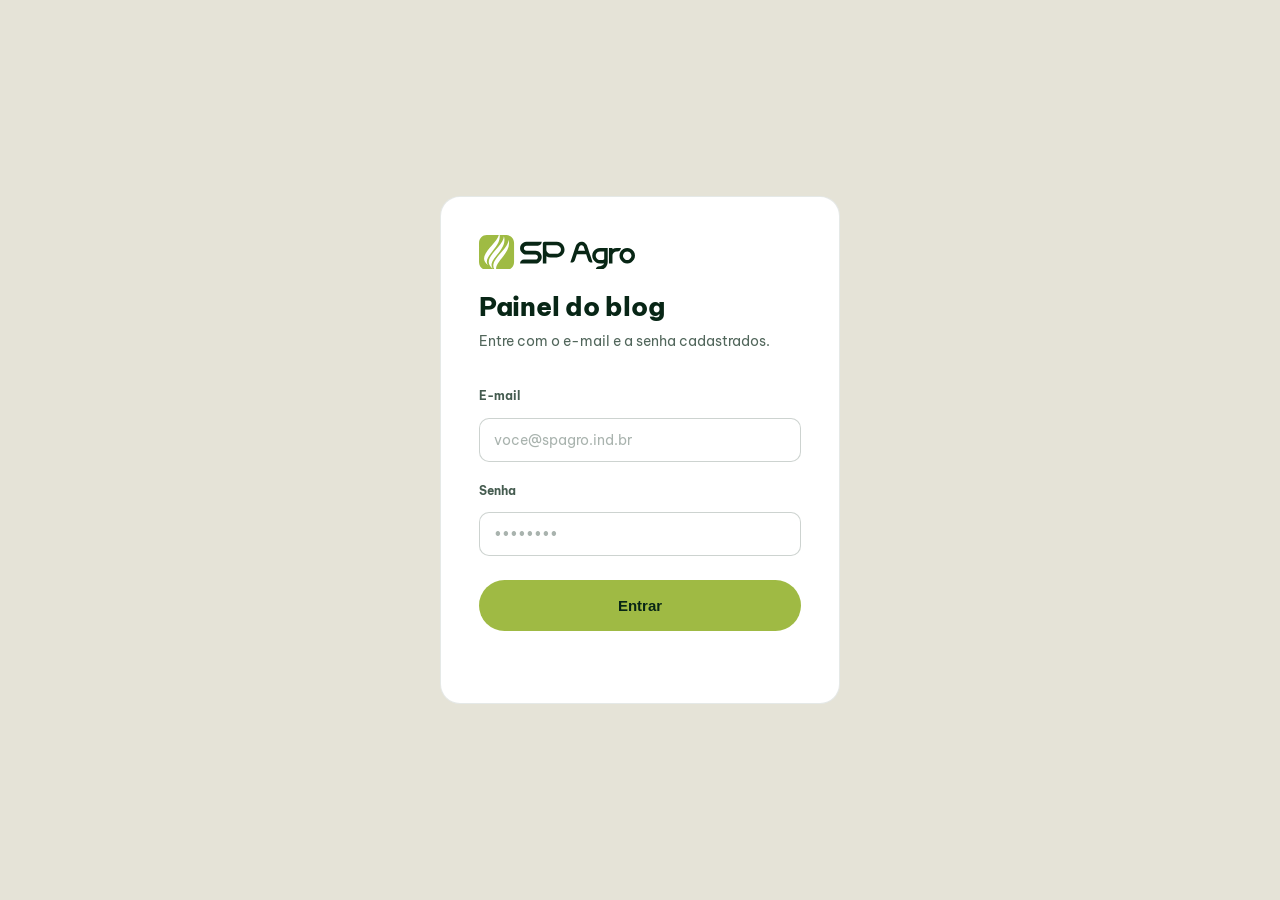
<file: admin.html>
<!DOCTYPE html>
<html lang="pt-BR">
<head>
<meta charset="UTF-8">
<meta name="viewport" content="width=device-width, initial-scale=1.0">
<title>Painel do blog — SP Agro</title>
<meta name="robots" content="noindex, nofollow">
<!-- CSP vem do header HTTP (vercel.json). Fonte unica: meta duplicada aqui so cria divergencia silenciosa. -->
<link rel="preconnect" href="https://fonts.googleapis.com">
<link rel="preconnect" href="https://fonts.gstatic.com" crossorigin>
<link href="https://fonts.googleapis.com/css2?family=Be+Vietnam+Pro:wght@400;500;600;700;800;900&display=swap" rel="stylesheet">
<link rel="stylesheet" href="css/site.css">
</head>
<body class="pagina-admin">

<!-- LOGIN -->
<section id="telaLogin" class="adm-login">
  <form class="adm-box" id="formLogin">
    <img src="images/logo/logo-sp-agro.svg" alt="SP Agro" width="156" height="34">
    <h1>Painel do blog</h1>
    <p>Entre com o e-mail e a senha cadastrados.</p>
    <label for="email">E-mail</label>
    <input id="email" type="email" required autocomplete="username" placeholder="voce@spagro.ind.br">
    <label for="senha">Senha</label>
    <input id="senha" type="password" required autocomplete="current-password" placeholder="••••••••">
    <button class="btn btn-primary" type="submit">Entrar</button>
    <span class="adm-erro" id="erroLogin"></span>
  </form>
</section>

<!-- PAINEL -->
<section id="telaPainel" hidden>
  <header class="adm-top">
    <div class="wrap adm-top-inner">
      <img src="images/logo/logo-sp-agro.svg" alt="SP Agro" width="130" height="28">
      <span class="adm-quem">Logado como <b id="quemSou">—</b></span>
      <div class="adm-top-acoes">
        <a class="btn btn-outline-dark" href="blog.html" target="_blank" rel="noopener">Ver blog</a>
        <button class="btn btn-outline-dark" type="button" id="sair">Sair</button>
      </div>
    </div>
  </header>

  <div class="wrap adm-corpo">
    <form id="formPost" class="adm-form">
      <div class="adm-form-topo">
        <h2 id="tituloForm">Novo post</h2>
        <button class="btn btn-outline-dark" type="button" id="novo">Limpar / novo</button>
      </div>
      <input type="hidden" id="postId">

      <label for="title">Título</label>
      <input id="title" type="text" required placeholder="Ex: Como escolher a semente certa para formar pastagem">

      <label for="slug">Endereço do post (slug)</label>
      <input id="slug" type="text" placeholder="preenchido sozinho a partir do título">

      <label for="excerpt">Resumo (aparece na listagem)</label>
      <textarea id="excerpt" rows="2" placeholder="Duas linhas explicando o post"></textarea>

      <label for="arquivoCapa">Imagem de capa</label>
      <input id="arquivoCapa" type="file" accept="image/*">
      <input id="cover_url" type="url" placeholder="ou cole aqui o endereço de uma imagem">

      <label for="content">Conteúdo</label>
      <textarea id="content" rows="16" required placeholder="Escreva aqui.

## Subtítulo
**negrito**, *itálico*, [link](https://exemplo.com)
- item de lista
![legenda da imagem](endereço-da-imagem)"></textarea>
      <small class="adm-dica">Linha em branco separa parágrafo. <code>##</code> vira subtítulo, <code>**texto**</code> negrito, <code>- item</code> lista, <code>[texto](link)</code> link.</small>

      <label class="adm-check"><input id="published" type="checkbox"> Publicar no site (desmarcado = rascunho, ninguém vê)</label>

      <div class="adm-acoes">
        <button class="btn btn-primary" type="submit">Salvar</button>
        <span class="aviso" id="avisoPost"></span>
      </div>
    </form>

    <h2 class="adm-lista-titulo">Posts</h2>
    <div id="listaAdmin" class="adm-lista"><p>Carregando…</p></div>
  </div>
</section>

<script src="js/sb-config.js"></script>
<script src="js/supabase.js"></script>
<script src="js/admin.js"></script>
</body>
</html>
</file>
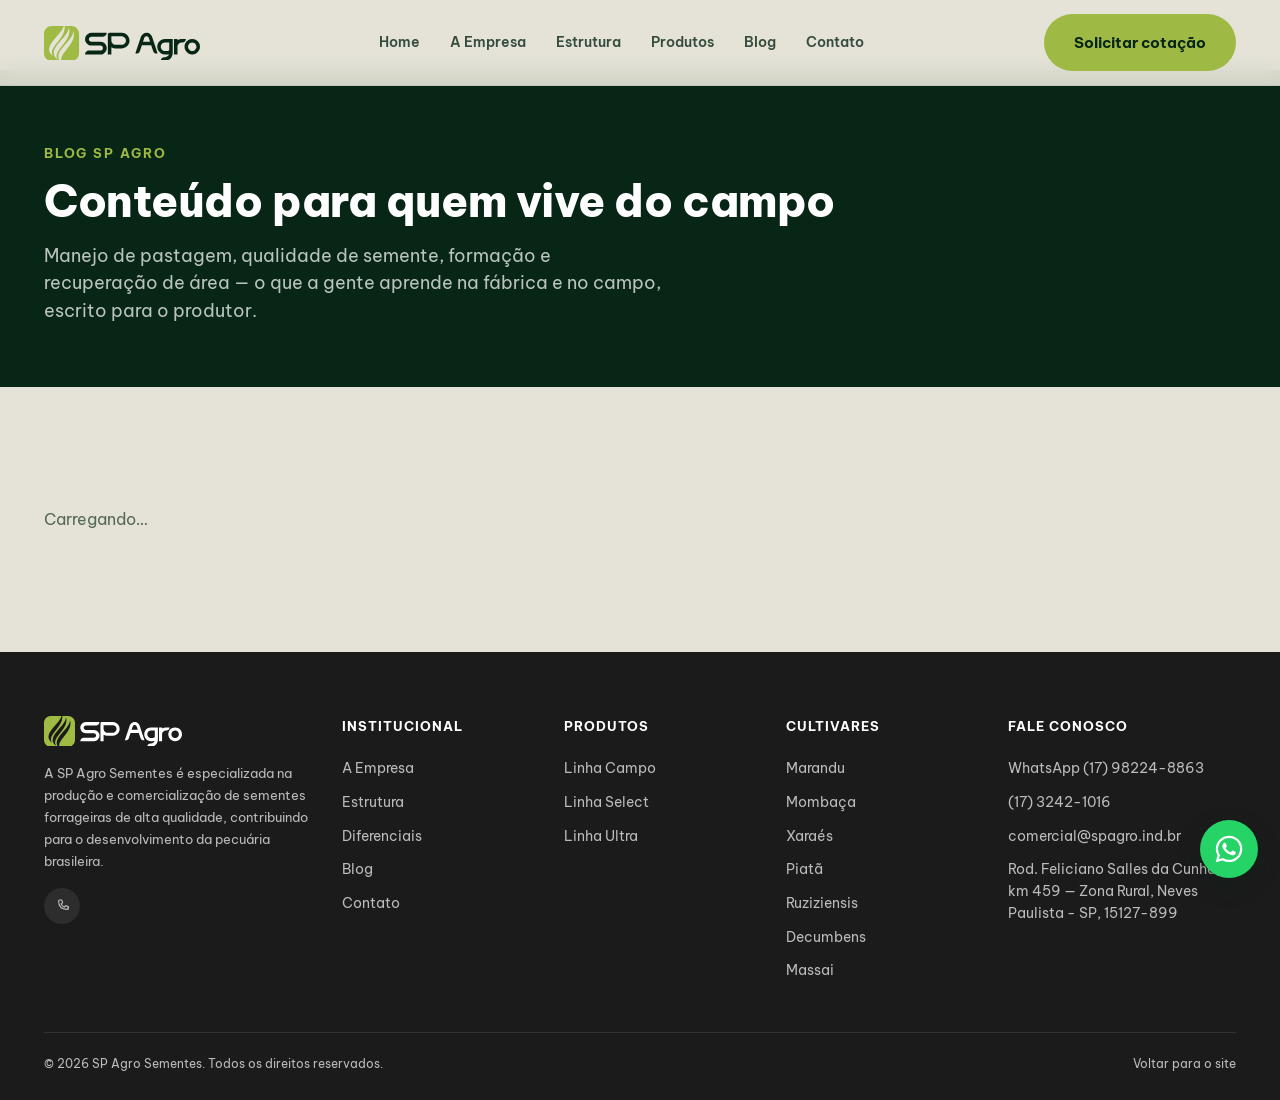
<file: blog.html>
<!DOCTYPE html>
<html lang="pt-BR">
<head>
<meta charset="UTF-8">
<meta name="viewport" content="width=device-width, initial-scale=1.0">
<title>Blog — SP Agro Sementes</title>
<meta name="description" content="Conteúdo técnico sobre formação e manejo de pastagens, qualidade de sementes e produtividade no campo — por SP Agro Sementes, fábrica de sementes forrageiras em Neves Paulista/SP.">
<link rel="canonical" href="https://spagro.ind.br/blog.html">
<meta name="robots" content="index, follow, max-image-preview:large, max-snippet:-1">
<meta property="og:type" content="website">
<meta property="og:site_name" content="SP Agro Sementes">
<meta property="og:locale" content="pt_BR">
<meta property="og:title" content="Blog SP Agro — conteúdo técnico sobre pastagem e semente">
<meta property="og:description" content="Manejo de pastagem, qualidade de semente, formação e recuperação de área — o que a gente aprende na fábrica e no campo, escrito para o produtor.">
<meta property="og:url" content="https://spagro.ind.br/blog.html">
<meta property="og:image" content="https://spagro.ind.br/images/og-sp-agro.jpg">
<meta name="twitter:card" content="summary_large_image">
<meta name="twitter:title" content="Blog SP Agro — conteúdo técnico sobre pastagem e semente">
<meta name="twitter:description" content="Manejo de pastagem, qualidade de semente, formação e recuperação de área, escrito para o produtor.">
<meta name="twitter:image" content="https://spagro.ind.br/images/og-sp-agro.jpg">
<!-- CSP vem do header HTTP (vercel.json). Fonte unica: meta duplicada aqui so cria divergencia silenciosa. -->
<script type="application/ld+json">{"@context":"https://schema.org","@type":"Blog","@id":"https://spagro.ind.br/blog.html#blog","url":"https://spagro.ind.br/blog.html","name":"Blog SP Agro","description":"Conteúdo técnico sobre formação e manejo de pastagem, qualidade de semente e produtividade no campo.","inLanguage":"pt-BR","publisher":{"@type":"Organization","name":"SP Agro Sementes","url":"https://spagro.ind.br/","logo":"https://spagro.ind.br/images/logo/logo-sp-agro.svg"}}</script>
<link rel="preconnect" href="https://fonts.googleapis.com">
<link rel="preconnect" href="https://fonts.gstatic.com" crossorigin>
<link href="https://fonts.googleapis.com/css2?family=Be+Vietnam+Pro:wght@400;500;600;700;800;900&display=swap" rel="stylesheet">
<link rel="stylesheet" href="css/site.css">
</head>
<body class="pagina-interna">

<header id="siteHeader">
  <div class="header-inner">
    <a href="index.html" class="logo" aria-label="SP Agro — início">
      <img src="images/logo/logo-sp-agro.svg" alt="SP Agro" width="156" height="34">
    </a>
    <nav class="main-nav" id="mainNav">
      <a href="index.html">Home</a>
      <a href="index.html#empresa">A Empresa</a>
      <a href="index.html#estrutura">Estrutura</a>
      <a href="index.html#produtos">Produtos</a>
      <a href="blog.html">Blog</a>
      <a href="index.html#contato">Contato</a>
    </nav>
    <div class="header-cta">
      <a href="index.html#contato" class="btn btn-primary">Solicitar cotação</a>
      <button class="menu-toggle" id="menuToggle" aria-label="Abrir menu" aria-expanded="false" aria-controls="mainNav">
        <span></span><span></span><span></span>
      </button>
    </div>
  </div>
</header>

<section class="pagina-hero">
  <div class="wrap">
    <span class="eyebrow">Blog SP Agro</span>
    <h1>Conteúdo para quem vive do campo</h1>
    <p class="lead">Manejo de pastagem, qualidade de semente, formação e recuperação de área — o que a gente aprende na fábrica e no campo, escrito para o produtor.</p>
  </div>
</section>

<section class="section-pad">
  <div class="wrap">
    <div class="post-grid" id="postList">
      <div class="blog-vazio">
        <span class="ico"><svg viewBox="0 0 24 24" fill="none" stroke="currentColor" stroke-width="1.6" aria-hidden="true"><path d="M4 5h11a2 2 0 012 2v12H6a2 2 0 01-2-2V5z"/><path d="M17 9h3v8a2 2 0 01-2 2"/><path d="M7 9h7M7 12.5h7M7 16h4"/></svg></span>
        <h2>Os primeiros conteúdos estão sendo preparados</h2>
        <p>Em breve, material técnico sobre formação e recuperação de pastagem, escolha de cultivar e qualidade de semente — direto de quem fabrica.</p>
        <a class="btn btn-primary" href="https://wa.me/5517982248863?text=Ol%C3%A1%2C%20quero%20receber%20os%20conte%C3%BAdos%20t%C3%A9cnicos%20da%20SP%20Agro." target="_blank" rel="noopener noreferrer">Receber os conteúdos no WhatsApp</a>
      </div>
    </div>
  </div>
</section>

<footer>
  <div class="wrap">
    <div class="foot-grid">
      <div>
        <div class="foot-logo">
          <img src="images/logo/logo-sp-agro-branco.svg" alt="SP Agro" width="141" height="30">
        </div>
        <p>A SP Agro Sementes é especializada na produção e comercialização de sementes forrageiras de alta qualidade, contribuindo para o desenvolvimento da pecuária brasileira.</p>
        <div class="foot-social">
          <a href="https://wa.me/5517982248863" target="_blank" rel="noopener noreferrer" aria-label="WhatsApp"><svg viewBox="0 0 24 24" fill="none" stroke="currentColor" stroke-width="1.6"><path d="M21 15.5c0 .9-.7 1.6-1.6 1.6C11 17.1 6.9 13 6.9 4.6 6.9 3.7 7.6 3 8.5 3h3L13 7l-2.3 2c1 2.2 2.6 3.8 4.8 4.8l2-2.3 4 1.5v3z"/></svg></a>
        </div>
      </div>
      <div>
        <h4>Institucional</h4>
        <ul>
          <li><a href="index.html#empresa">A Empresa</a></li>
          <li><a href="index.html#estrutura">Estrutura</a></li>
          <li><a href="index.html#diferenciais">Diferenciais</a></li>
          <li><a href="blog.html">Blog</a></li>
          <li><a href="index.html#contato">Contato</a></li>
        </ul>
      </div>
      <div>
        <h4>Produtos</h4>
        <ul>
          <li><a href="index.html#produtos">Linha Campo</a></li>
          <li><a href="index.html#produtos">Linha Select</a></li>
          <li><a href="index.html#produtos">Linha Ultra</a></li>
        </ul>
      </div>
      <div>
        <h4>Cultivares</h4>
        <ul>
          <li><a href="index.html#cultivares">Marandu</a></li>
          <li><a href="index.html#cultivares">Mombaça</a></li>
          <li><a href="index.html#cultivares">Xaraés</a></li>
          <li><a href="index.html#cultivares">Piatã</a></li>
          <li><a href="index.html#cultivares">Ruziziensis</a></li>
          <li><a href="index.html#cultivares">Decumbens</a></li>
          <li><a href="index.html#cultivares">Massai</a></li>
        </ul>
      </div>
      <div>
        <h4>Fale conosco</h4>
        <ul>
          <li><a href="https://wa.me/5517982248863" target="_blank" rel="noopener noreferrer">WhatsApp (17) 98224-8863</a></li>
          <li><a href="tel:+551732421016">(17) 3242-1016</a></li>
          <li><a href="mailto:comercial@spagro.ind.br">comercial@spagro.ind.br</a></li>
          <li>Rod. Feliciano Salles da Cunha, km 459 — Zona Rural, Neves Paulista - SP, 15127-899</li>
        </ul>
      </div>
    </div>
    <div class="foot-bottom">
      <span>© 2026 SP Agro Sementes. Todos os direitos reservados.</span>
      <a href="index.html">Voltar para o site</a>
    </div>
  </div>
</footer>

<a class="wa-float" href="https://wa.me/5517982248863?text=Ol%C3%A1%2C%20vim%20pelo%20blog%20da%20SP%20Agro." target="_blank" rel="noopener noreferrer" aria-label="Falar com a SP Agro no WhatsApp">
  <svg viewBox="0 0 24 24" fill="currentColor" aria-hidden="true"><path d="M12.04 2C6.58 2 2.13 6.45 2.13 11.91c0 1.75.46 3.45 1.32 4.95L2 22l5.25-1.38a9.9 9.9 0 004.79 1.22h.01c5.46 0 9.91-4.45 9.91-9.91 0-2.65-1.03-5.14-2.9-7.01A9.82 9.82 0 0012.04 2zm0 18.15h-.01a8.2 8.2 0 01-4.19-1.15l-.3-.18-3.12.82.83-3.04-.2-.31a8.19 8.19 0 01-1.26-4.38c0-4.54 3.7-8.24 8.25-8.24 2.2 0 4.27.86 5.83 2.42a8.19 8.19 0 012.41 5.83c0 4.54-3.7 8.23-8.24 8.23zm4.52-6.16c-.25-.12-1.47-.72-1.69-.81-.23-.08-.39-.12-.56.13-.16.24-.64.8-.78.97-.14.16-.29.18-.54.06-.25-.13-1.05-.39-1.99-1.23-.74-.66-1.23-1.47-1.38-1.72-.14-.25-.01-.38.11-.5.11-.11.25-.29.37-.43.12-.15.16-.25.25-.41.08-.17.04-.31-.02-.43-.06-.12-.56-1.34-.76-1.84-.2-.48-.4-.42-.56-.43h-.47c-.17 0-.43.06-.66.31-.23.25-.86.85-.86 2.07 0 1.22.89 2.4 1.01 2.56.12.17 1.75 2.67 4.23 3.74.59.26 1.05.41 1.41.52.59.19 1.13.16 1.56.1.48-.07 1.47-.6 1.68-1.18.21-.58.21-1.07.14-1.18-.06-.11-.22-.17-.47-.29z"/></svg>
</a>

<script src="app.js"></script>
<script src="js/sb-config.js"></script>
<script src="js/supabase.js"></script>
<script src="js/markdown.js"></script>
<script src="js/blog.js"></script>
</body>
</html>
</file>
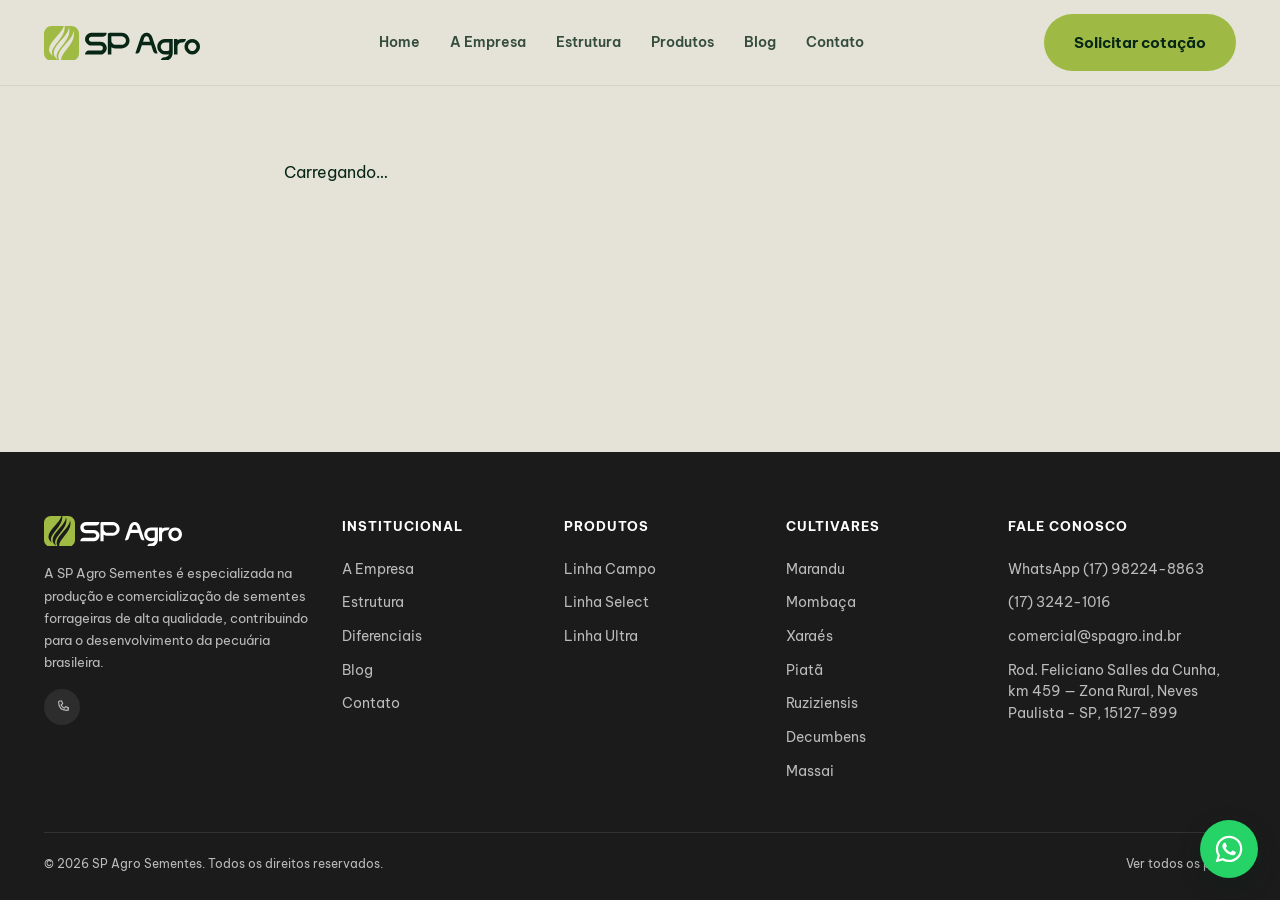
<file: post.html>
<!DOCTYPE html>
<html lang="pt-BR">
<head>
<meta charset="UTF-8">
<meta name="viewport" content="width=device-width, initial-scale=1.0">
<title>Blog — SP Agro Sementes</title>
<meta name="description" content="Conteúdo técnico da SP Agro Sementes sobre pastagem, semente e produtividade no campo.">
<!-- noindex TEMPORARIO: o post e montado por JS a partir do Supabase, entao o robo indexaria
     "Carregando...". Quando o blog for ligado com HTML pre-renderizado, trocar para
     "index, follow" e passar a listar os posts no sitemap.xml. -->
<meta name="robots" content="noindex, follow">
<meta property="og:type" content="article">
<meta property="og:site_name" content="SP Agro Sementes">
<meta property="og:locale" content="pt_BR">
<meta property="og:image" content="https://spagro.ind.br/images/og-sp-agro.jpg">
<meta name="twitter:card" content="summary_large_image">
<!-- CSP vem do header HTTP (vercel.json). Fonte unica: meta duplicada aqui so cria divergencia silenciosa. -->
<link rel="preconnect" href="https://fonts.googleapis.com">
<link rel="preconnect" href="https://fonts.gstatic.com" crossorigin>
<link href="https://fonts.googleapis.com/css2?family=Be+Vietnam+Pro:wght@400;500;600;700;800;900&display=swap" rel="stylesheet">
<link rel="stylesheet" href="css/site.css">
</head>
<body class="pagina-interna">

<header id="siteHeader">
  <div class="header-inner">
    <a href="index.html" class="logo" aria-label="SP Agro — início">
      <img src="images/logo/logo-sp-agro.svg" alt="SP Agro" width="156" height="34">
    </a>
    <nav class="main-nav" id="mainNav">
      <a href="index.html">Home</a>
      <a href="index.html#empresa">A Empresa</a>
      <a href="index.html#estrutura">Estrutura</a>
      <a href="index.html#produtos">Produtos</a>
      <a href="blog.html">Blog</a>
      <a href="index.html#contato">Contato</a>
    </nav>
    <div class="header-cta">
      <a href="index.html#contato" class="btn btn-primary">Solicitar cotação</a>
      <button class="menu-toggle" id="menuToggle" aria-label="Abrir menu" aria-expanded="false" aria-controls="mainNav">
        <span></span><span></span><span></span>
      </button>
    </div>
  </div>
</header>

<section class="section-pad">
  <article class="wrap post-single" id="postView">
    <p>Carregando…</p>
  </article>
</section>

<footer>
  <div class="wrap">
    <div class="foot-grid">
      <div>
        <div class="foot-logo">
          <img src="images/logo/logo-sp-agro-branco.svg" alt="SP Agro" width="141" height="30">
        </div>
        <p>A SP Agro Sementes é especializada na produção e comercialização de sementes forrageiras de alta qualidade, contribuindo para o desenvolvimento da pecuária brasileira.</p>
        <div class="foot-social">
          <a href="https://wa.me/5517982248863" target="_blank" rel="noopener noreferrer" aria-label="WhatsApp"><svg viewBox="0 0 24 24" fill="none" stroke="currentColor" stroke-width="1.6"><path d="M21 15.5c0 .9-.7 1.6-1.6 1.6C11 17.1 6.9 13 6.9 4.6 6.9 3.7 7.6 3 8.5 3h3L13 7l-2.3 2c1 2.2 2.6 3.8 4.8 4.8l2-2.3 4 1.5v3z"/></svg></a>
        </div>
      </div>
      <div>
        <h4>Institucional</h4>
        <ul>
          <li><a href="index.html#empresa">A Empresa</a></li>
          <li><a href="index.html#estrutura">Estrutura</a></li>
          <li><a href="index.html#diferenciais">Diferenciais</a></li>
          <li><a href="blog.html">Blog</a></li>
          <li><a href="index.html#contato">Contato</a></li>
        </ul>
      </div>
      <div>
        <h4>Produtos</h4>
        <ul>
          <li><a href="index.html#produtos">Linha Campo</a></li>
          <li><a href="index.html#produtos">Linha Select</a></li>
          <li><a href="index.html#produtos">Linha Ultra</a></li>
        </ul>
      </div>
      <div>
        <h4>Cultivares</h4>
        <ul>
          <li><a href="index.html#cultivares">Marandu</a></li>
          <li><a href="index.html#cultivares">Mombaça</a></li>
          <li><a href="index.html#cultivares">Xaraés</a></li>
          <li><a href="index.html#cultivares">Piatã</a></li>
          <li><a href="index.html#cultivares">Ruziziensis</a></li>
          <li><a href="index.html#cultivares">Decumbens</a></li>
          <li><a href="index.html#cultivares">Massai</a></li>
        </ul>
      </div>
      <div>
        <h4>Fale conosco</h4>
        <ul>
          <li><a href="https://wa.me/5517982248863" target="_blank" rel="noopener noreferrer">WhatsApp (17) 98224-8863</a></li>
          <li><a href="tel:+551732421016">(17) 3242-1016</a></li>
          <li><a href="mailto:comercial@spagro.ind.br">comercial@spagro.ind.br</a></li>
          <li>Rod. Feliciano Salles da Cunha, km 459 — Zona Rural, Neves Paulista - SP, 15127-899</li>
        </ul>
      </div>
    </div>
    <div class="foot-bottom">
      <span>© 2026 SP Agro Sementes. Todos os direitos reservados.</span>
      <a href="blog.html">Ver todos os posts</a>
    </div>
  </div>
</footer>

<a class="wa-float" href="https://wa.me/5517982248863?text=Ol%C3%A1%2C%20vim%20pelo%20blog%20da%20SP%20Agro." target="_blank" rel="noopener noreferrer" aria-label="Falar com a SP Agro no WhatsApp">
  <svg viewBox="0 0 24 24" fill="currentColor" aria-hidden="true"><path d="M12.04 2C6.58 2 2.13 6.45 2.13 11.91c0 1.75.46 3.45 1.32 4.95L2 22l5.25-1.38a9.9 9.9 0 004.79 1.22h.01c5.46 0 9.91-4.45 9.91-9.91 0-2.65-1.03-5.14-2.9-7.01A9.82 9.82 0 0012.04 2zm0 18.15h-.01a8.2 8.2 0 01-4.19-1.15l-.3-.18-3.12.82.83-3.04-.2-.31a8.19 8.19 0 01-1.26-4.38c0-4.54 3.7-8.24 8.25-8.24 2.2 0 4.27.86 5.83 2.42a8.19 8.19 0 012.41 5.83c0 4.54-3.7 8.23-8.24 8.23zm4.52-6.16c-.25-.12-1.47-.72-1.69-.81-.23-.08-.39-.12-.56.13-.16.24-.64.8-.78.97-.14.16-.29.18-.54.06-.25-.13-1.05-.39-1.99-1.23-.74-.66-1.23-1.47-1.38-1.72-.14-.25-.01-.38.11-.5.11-.11.25-.29.37-.43.12-.15.16-.25.25-.41.08-.17.04-.31-.02-.43-.06-.12-.56-1.34-.76-1.84-.2-.48-.4-.42-.56-.43h-.47c-.17 0-.43.06-.66.31-.23.25-.86.85-.86 2.07 0 1.22.89 2.4 1.01 2.56.12.17 1.75 2.67 4.23 3.74.59.26 1.05.41 1.41.52.59.19 1.13.16 1.56.1.48-.07 1.47-.6 1.68-1.18.21-.58.21-1.07.14-1.18-.06-.11-.22-.17-.47-.29z"/></svg>
</a>

<script src="app.js"></script>
<script src="js/sb-config.js"></script>
<script src="js/supabase.js"></script>
<script src="js/markdown.js"></script>
<script src="js/blog.js"></script>
</body>
</html>
</file>
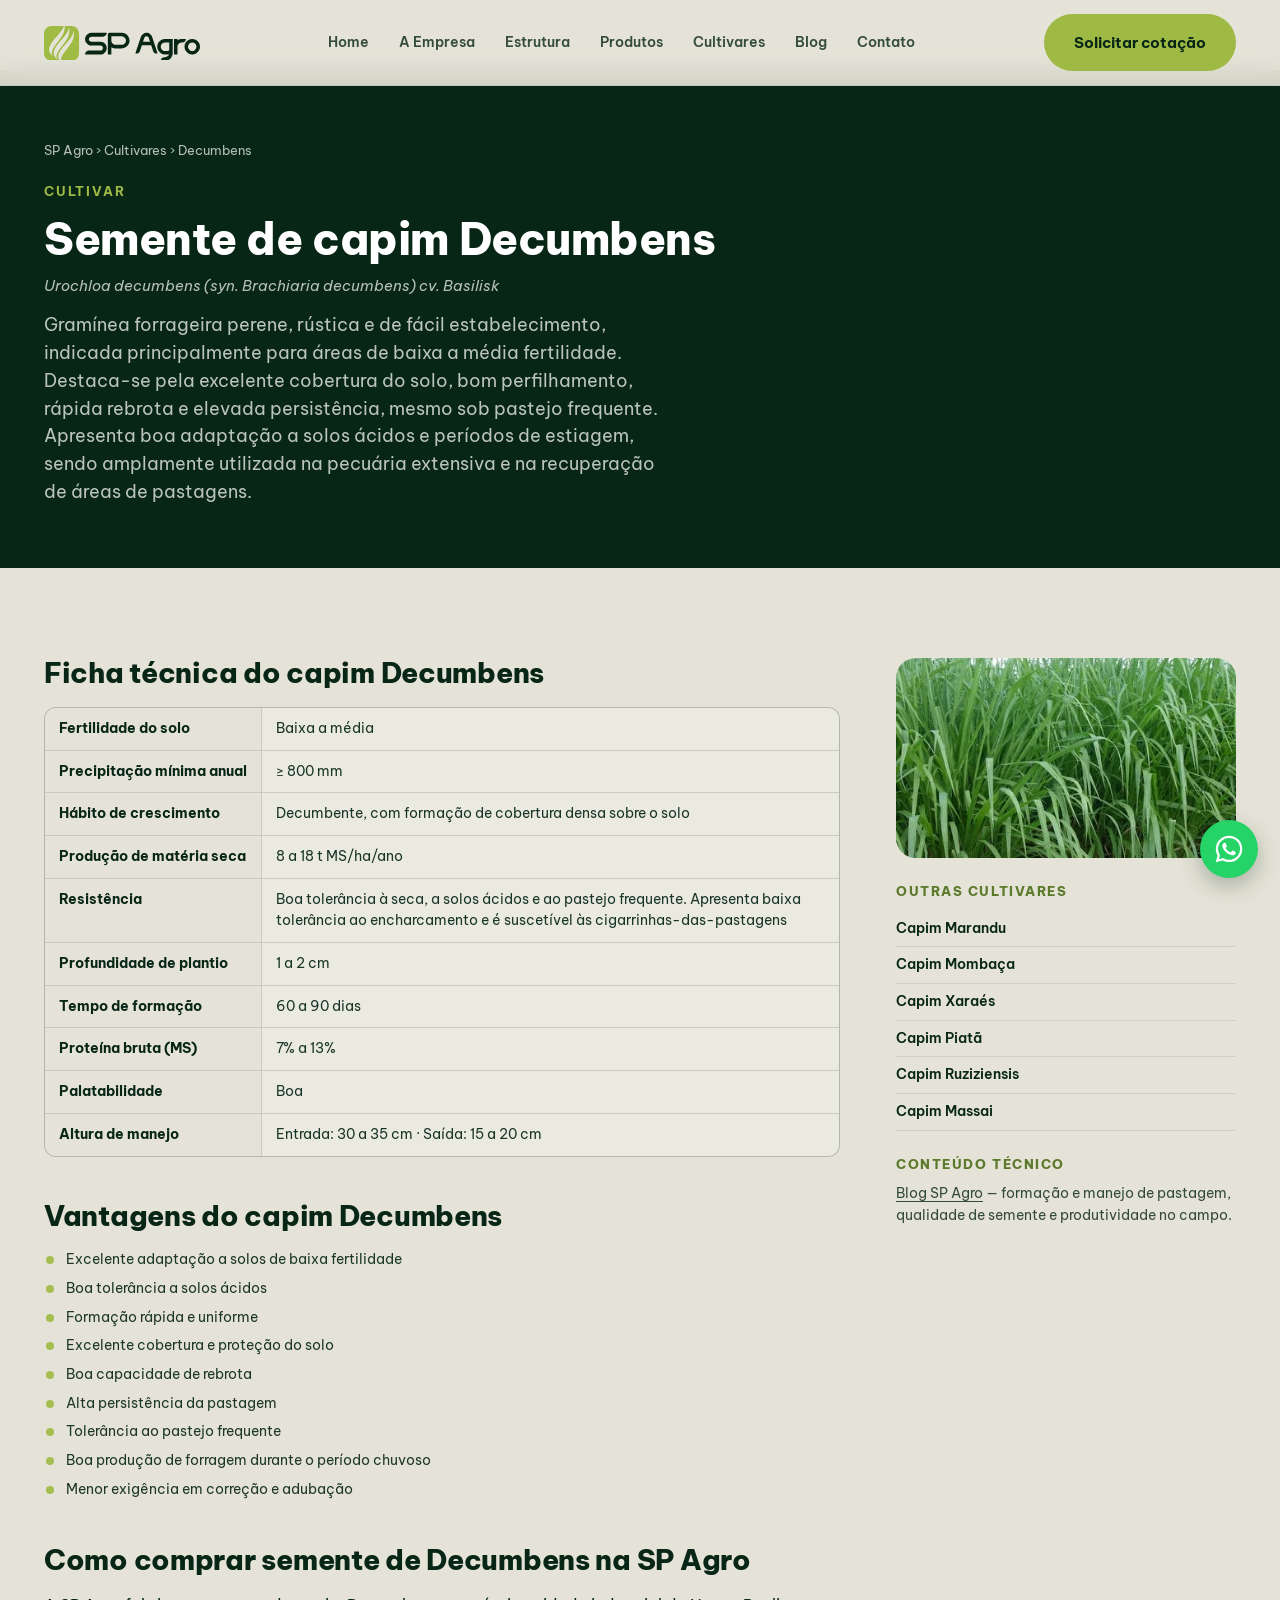
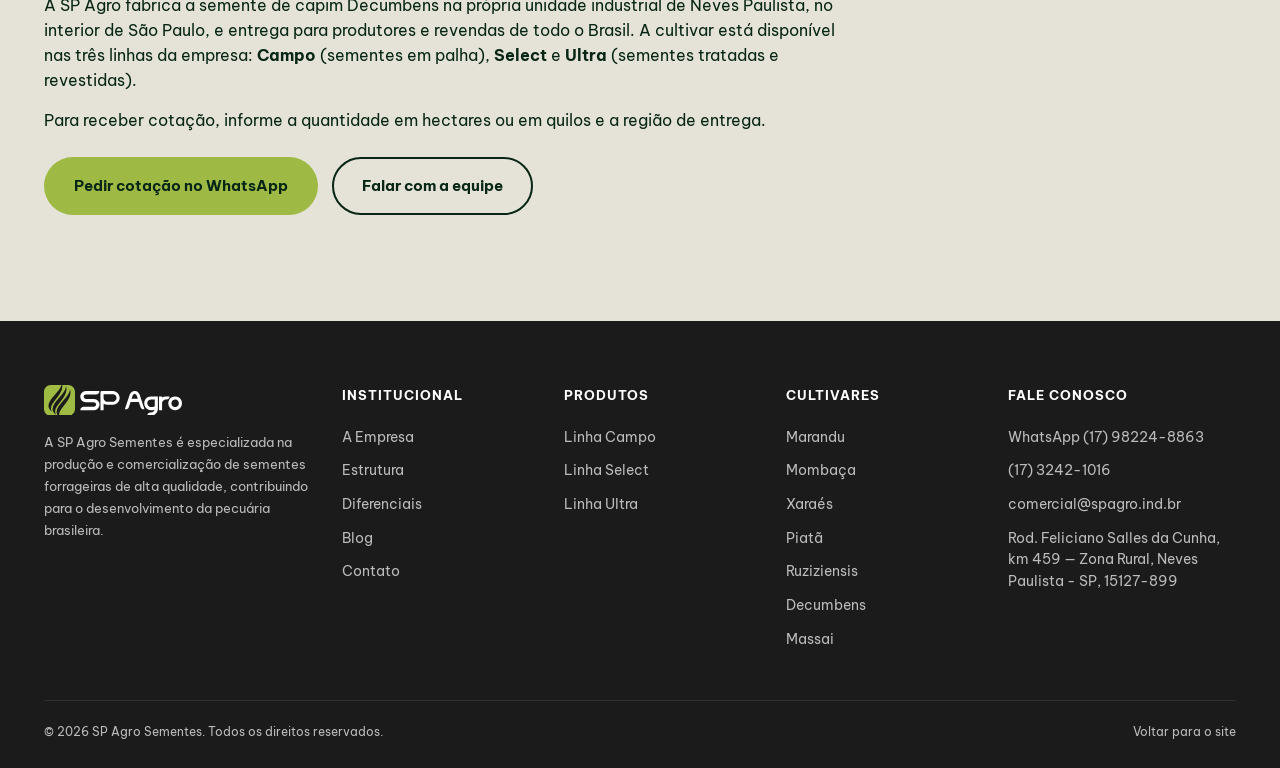
<file: cultivares/decumbens.html>
<!DOCTYPE html>
<html lang="pt-BR">
<head>
<meta charset="UTF-8">
<meta name="viewport" content="width=device-width, initial-scale=1.0">
<title>Semente de Capim Decumbens (Urochloa decumbens) — ficha técnica | SP Agro</title>
<meta name="description" content="Ficha técnica da semente de capim Decumbens: fertilidade de solo, produção de matéria seca, tempo de formação, altura de manejo e proteína bruta. Sementes forrageiras de fabricação própria — SP Agro.">
<link rel="canonical" href="https://spagro.ind.br/cultivares/decumbens.html">
<meta name="robots" content="index, follow, max-image-preview:large, max-snippet:-1">
<meta property="og:type" content="product">
<meta property="og:site_name" content="SP Agro Sementes">
<meta property="og:locale" content="pt_BR">
<meta property="og:title" content="Semente de Capim Decumbens (Urochloa decumbens) — ficha técnica | SP Agro">
<meta property="og:description" content="Ficha técnica da semente de capim Decumbens: fertilidade de solo, produção de matéria seca, tempo de formação, altura de manejo e proteína bruta. Sementes forrageiras de fabricação própria — SP Agro.">
<meta property="og:url" content="https://spagro.ind.br/cultivares/decumbens.html">
<meta property="og:image" content="https://spagro.ind.br/images/og-sp-agro.jpg">
<meta name="twitter:card" content="summary_large_image">
<meta name="twitter:title" content="Semente de Capim Decumbens (Urochloa decumbens) — ficha técnica | SP Agro">
<meta name="twitter:description" content="Ficha técnica da semente de capim Decumbens: fertilidade de solo, produção de matéria seca, tempo de formação, altura de manejo e proteína bruta. Sementes forrageiras de fabricação própria — SP Agro.">
<meta name="twitter:image" content="https://spagro.ind.br/images/og-sp-agro.jpg">
<!-- CSP vem do header HTTP (vercel.json). Pagina gerada por _seo-build/build_seo.py — nao editar a mao. -->
<link rel="preconnect" href="https://fonts.googleapis.com">
<link rel="preconnect" href="https://fonts.gstatic.com" crossorigin>
<link href="https://fonts.googleapis.com/css2?family=Be+Vietnam+Pro:wght@400;500;600;700;800;900&display=swap" rel="stylesheet">
<link rel="stylesheet" href="/css/site.css">
<script type="application/ld+json">{"@context": "https://schema.org", "@type": "Product", "name": "Semente de Capim Decumbens", "alternateName": ["Decumbens", "Urochloa decumbens", "Semente de Urochloa decumbens"], "description": "Gramínea forrageira perene, rústica e de fácil estabelecimento, indicada principalmente para áreas de baixa a média fertilidade. Destaca-se pela excelente cobertura do solo, bom perfilhamento, rápida rebrota e elevada persistência, mesmo sob pastejo frequente. Apresenta boa adaptação a solos ácidos e períodos de estiagem, sendo amplamente utilizada na pecuária extensiva e na recuperação de áreas de pastagens.", "category": "Sementes forrageiras para pastagem", "image": "https://spagro.ind.br/images/cultivares/decumbens.jpg", "url": "https://spagro.ind.br/cultivares/decumbens.html", "brand": {"@type": "Brand", "name": "SP Agro Sementes"}, "manufacturer": {"@type": "Organization", "name": "SP Agro Sementes", "url": "https://spagro.ind.br/"}, "additionalProperty": [{"@type": "PropertyValue", "name": "Fertilidade do solo", "value": "Baixa a média"}, {"@type": "PropertyValue", "name": "Precipitação mínima anual", "value": "≥ 800 mm"}, {"@type": "PropertyValue", "name": "Hábito de crescimento", "value": "Decumbente, com formação de cobertura densa sobre o solo"}, {"@type": "PropertyValue", "name": "Produção de matéria seca", "value": "8 a 18 t MS/ha/ano"}, {"@type": "PropertyValue", "name": "Resistência", "value": "Boa tolerância à seca, a solos ácidos e ao pastejo frequente. Apresenta baixa tolerância ao encharcamento e é suscetível às cigarrinhas-das-pastagens"}, {"@type": "PropertyValue", "name": "Profundidade de plantio", "value": "1 a 2 cm"}, {"@type": "PropertyValue", "name": "Tempo de formação", "value": "60 a 90 dias"}, {"@type": "PropertyValue", "name": "Proteína bruta (MS)", "value": "7% a 13%"}, {"@type": "PropertyValue", "name": "Palatabilidade", "value": "Boa"}, {"@type": "PropertyValue", "name": "Altura de manejo", "value": "Entrada: 30 a 35 cm · Saída: 15 a 20 cm"}], "offers": {"@type": "Offer", "url": "https://spagro.ind.br/#contato", "priceCurrency": "BRL", "availability": "https://schema.org/InStock", "priceSpecification": {"@type": "PriceSpecification", "priceCurrency": "BRL", "valueAddedTaxIncluded": true}, "seller": {"@type": "Organization", "name": "SP Agro Sementes", "url": "https://spagro.ind.br/"}}}</script>
<script type="application/ld+json">{"@context": "https://schema.org", "@type": "BreadcrumbList", "itemListElement": [{"@type": "ListItem", "position": 1, "name": "SP Agro", "item": "https://spagro.ind.br/"}, {"@type": "ListItem", "position": 2, "name": "Cultivares", "item": "https://spagro.ind.br/#cultivares"}, {"@type": "ListItem", "position": 3, "name": "Capim Decumbens", "item": "https://spagro.ind.br/cultivares/decumbens.html"}]}</script>
</head>
<body class="pagina-interna">

<header id="siteHeader">
  <div class="header-inner">
    <a href="/" class="logo" aria-label="SP Agro — início">
      <img src="/images/logo/logo-sp-agro.svg" alt="SP Agro" width="156" height="34">
    </a>
    <nav class="main-nav" id="mainNav">
      <a href="/">Home</a>
      <a href="/#empresa">A Empresa</a>
      <a href="/#estrutura">Estrutura</a>
      <a href="/#produtos">Produtos</a>
      <a href="/#cultivares">Cultivares</a>
      <a href="/blog.html">Blog</a>
      <a href="/#contato">Contato</a>
    </nav>
    <div class="header-cta">
      <a href="/#contato" class="btn btn-primary">Solicitar cotação</a>
      <button class="menu-toggle" id="menuToggle" aria-label="Abrir menu" aria-expanded="false" aria-controls="mainNav">
        <span></span><span></span><span></span>
      </button>
    </div>
  </div>
</header>

<section class="pagina-hero">
  <div class="wrap">
    <nav class="migalha" aria-label="Você está em">
      <a href="/">SP Agro</a> › <a href="/#cultivares">Cultivares</a> › <span>Decumbens</span>
    </nav>
    <span class="eyebrow">Cultivar</span>
    <h1>Semente de capim Decumbens</h1>
    <p class="species-hero">Urochloa decumbens (syn. Brachiaria decumbens) cv. Basilisk</p>
    <p class="lead">Gramínea forrageira perene, rústica e de fácil estabelecimento, indicada principalmente para áreas de baixa a média fertilidade. Destaca-se pela excelente cobertura do solo, bom perfilhamento, rápida rebrota e elevada persistência, mesmo sob pastejo frequente. Apresenta boa adaptação a solos ácidos e períodos de estiagem, sendo amplamente utilizada na pecuária extensiva e na recuperação de áreas de pastagens.</p>
  </div>
</section>

<section class="section-pad">
  <div class="wrap ficha-wrap">
    <div class="ficha-corpo">
      <h2>Ficha técnica do capim Decumbens</h2>
      <dl class="cult-specs">
      <dt>Fertilidade do solo</dt><dd>Baixa a média</dd>
      <dt>Precipitação mínima anual</dt><dd>≥ 800 mm</dd>
      <dt>Hábito de crescimento</dt><dd>Decumbente, com formação de cobertura densa sobre o solo</dd>
      <dt>Produção de matéria seca</dt><dd>8 a 18 t MS/ha/ano</dd>
      <dt>Resistência</dt><dd>Boa tolerância à seca, a solos ácidos e ao pastejo frequente. Apresenta baixa tolerância ao encharcamento e é suscetível às cigarrinhas-das-pastagens</dd>
      <dt>Profundidade de plantio</dt><dd>1 a 2 cm</dd>
      <dt>Tempo de formação</dt><dd>60 a 90 dias</dd>
      <dt>Proteína bruta (MS)</dt><dd>7% a 13%</dd>
      <dt>Palatabilidade</dt><dd>Boa</dd>
      <dt>Altura de manejo</dt><dd>Entrada: 30 a 35 cm · Saída: 15 a 20 cm</dd>
      </dl>

      <h2>Vantagens do capim Decumbens</h2>
      <ul class="cult-adv">
      <li>Excelente adaptação a solos de baixa fertilidade</li>
      <li>Boa tolerância a solos ácidos</li>
      <li>Formação rápida e uniforme</li>
      <li>Excelente cobertura e proteção do solo</li>
      <li>Boa capacidade de rebrota</li>
      <li>Alta persistência da pastagem</li>
      <li>Tolerância ao pastejo frequente</li>
      <li>Boa produção de forragem durante o período chuvoso</li>
      <li>Menor exigência em correção e adubação</li>
      </ul>

      <h2>Como comprar semente de Decumbens na SP Agro</h2>
      <p>A SP Agro fabrica a semente de capim Decumbens na própria unidade industrial de Neves Paulista, no interior de São Paulo, e entrega para produtores e revendas de todo o Brasil. A cultivar está disponível nas três linhas da empresa: <strong>Campo</strong> (sementes em palha), <strong>Select</strong> e <strong>Ultra</strong> (sementes tratadas e revestidas).</p>
      <p>Para receber cotação, informe a quantidade em hectares ou em quilos e a região de entrega.</p>
      <div class="ficha-acoes">
        <a class="btn btn-primary" href="https://wa.me/5517982248863?text=Ol%C3%A1%2C%20quero%20cota%C3%A7%C3%A3o%20de%20semente%20de%20capim%20Decumbens." target="_blank" rel="noopener noreferrer">Pedir cotação no WhatsApp</a>
        <a class="btn btn-outline-dark" href="/#contato">Falar com a equipe</a>
      </div>
    </div>

    <aside class="ficha-lado">
      <img src="/images/cultivares/decumbens.jpg" alt="Pastagem de capim Decumbens" width="480" height="480" loading="lazy">
      <h3>Outras cultivares</h3>
      <ul class="ficha-links">
        <li><a href="/cultivares/marandu.html">Capim Marandu</a></li>
        <li><a href="/cultivares/mombaca.html">Capim Mombaça</a></li>
        <li><a href="/cultivares/xaraes.html">Capim Xaraés</a></li>
        <li><a href="/cultivares/piata.html">Capim Piatã</a></li>
        <li><a href="/cultivares/ruziziensis.html">Capim Ruziziensis</a></li>
        <li><a href="/cultivares/massai.html">Capim Massai</a></li>
      </ul>
      <h3>Conteúdo técnico</h3>
      <p><a href="/blog.html">Blog SP Agro</a> — formação e manejo de pastagem, qualidade de semente e produtividade no campo.</p>
    </aside>
  </div>
</section>

<footer>
  <div class="wrap">
    <div class="foot-grid">
      <div>
        <div class="foot-logo">
          <img src="/images/logo/logo-sp-agro-branco.svg" alt="SP Agro" width="141" height="30">
        </div>
        <p>A SP Agro Sementes é especializada na produção e comercialização de sementes forrageiras de alta qualidade, contribuindo para o desenvolvimento da pecuária brasileira.</p>
      </div>
      <div>
        <h4>Institucional</h4>
        <ul>
          <li><a href="/#empresa">A Empresa</a></li>
          <li><a href="/#estrutura">Estrutura</a></li>
          <li><a href="/#diferenciais">Diferenciais</a></li>
          <li><a href="/blog.html">Blog</a></li>
          <li><a href="/#contato">Contato</a></li>
        </ul>
      </div>
      <div>
        <h4>Produtos</h4>
        <ul>
          <li><a href="/#produtos">Linha Campo</a></li>
          <li><a href="/#produtos">Linha Select</a></li>
          <li><a href="/#produtos">Linha Ultra</a></li>
        </ul>
      </div>
      <div>
        <h4>Cultivares</h4>
        <ul>
          <li><a href="/cultivares/marandu.html">Marandu</a></li>
          <li><a href="/cultivares/mombaca.html">Mombaça</a></li>
          <li><a href="/cultivares/xaraes.html">Xaraés</a></li>
          <li><a href="/cultivares/piata.html">Piatã</a></li>
          <li><a href="/cultivares/ruziziensis.html">Ruziziensis</a></li>
          <li><a href="/cultivares/decumbens.html">Decumbens</a></li>
          <li><a href="/cultivares/massai.html">Massai</a></li>
        </ul>
      </div>
      <div>
        <h4>Fale conosco</h4>
        <ul>
          <li><a href="https://wa.me/5517982248863" target="_blank" rel="noopener noreferrer">WhatsApp (17) 98224-8863</a></li>
          <li><a href="tel:+551732421016">(17) 3242-1016</a></li>
          <li><a href="mailto:comercial@spagro.ind.br">comercial@spagro.ind.br</a></li>
          <li>Rod. Feliciano Salles da Cunha, km 459 — Zona Rural, Neves Paulista - SP, 15127-899</li>
        </ul>
      </div>
    </div>
    <div class="foot-bottom">
      <span>© 2026 SP Agro Sementes. Todos os direitos reservados.</span>
      <a href="/">Voltar para o site</a>
    </div>
  </div>
</footer>

<a class="wa-float" href="https://wa.me/5517982248863?text=Ol%C3%A1%2C%20quero%20cota%C3%A7%C3%A3o%20de%20sementes%20SP%20Agro." target="_blank" rel="noopener noreferrer" aria-label="Falar com a SP Agro no WhatsApp">
  <svg viewBox="0 0 24 24" fill="currentColor" aria-hidden="true"><path d="M12.04 2C6.58 2 2.13 6.45 2.13 11.91c0 1.75.46 3.45 1.32 4.95L2 22l5.25-1.38a9.9 9.9 0 004.79 1.22h.01c5.46 0 9.91-4.45 9.91-9.91 0-2.65-1.03-5.14-2.9-7.01A9.82 9.82 0 0012.04 2zm0 18.15h-.01a8.2 8.2 0 01-4.19-1.15l-.3-.18-3.12.82.83-3.04-.2-.31a8.19 8.19 0 01-1.26-4.38c0-4.54 3.7-8.24 8.25-8.24 2.2 0 4.27.86 5.83 2.42a8.19 8.19 0 012.41 5.83c0 4.54-3.7 8.23-8.24 8.23zm4.52-6.16c-.25-.12-1.47-.72-1.69-.81-.23-.08-.39-.12-.56.13-.16.24-.64.8-.78.97-.14.16-.29.18-.54.06-.25-.13-1.05-.39-1.99-1.23-.74-.66-1.23-1.47-1.38-1.72-.14-.25-.01-.38.11-.5.11-.11.25-.29.37-.43.12-.15.16-.25.25-.41.08-.17.04-.31-.02-.43-.06-.12-.56-1.34-.76-1.84-.2-.48-.4-.42-.56-.43h-.47c-.17 0-.43.06-.66.31-.23.25-.86.85-.86 2.07 0 1.22.89 2.4 1.01 2.56.12.17 1.75 2.67 4.23 3.74.59.26 1.05.41 1.41.52.59.19 1.13.16 1.56.1.48-.07 1.47-.6 1.68-1.18.21-.58.21-1.07.14-1.18-.06-.11-.22-.17-.47-.29z"/></svg>
</a>

<script src="/app.js"></script>
</body>
</html>
</file>
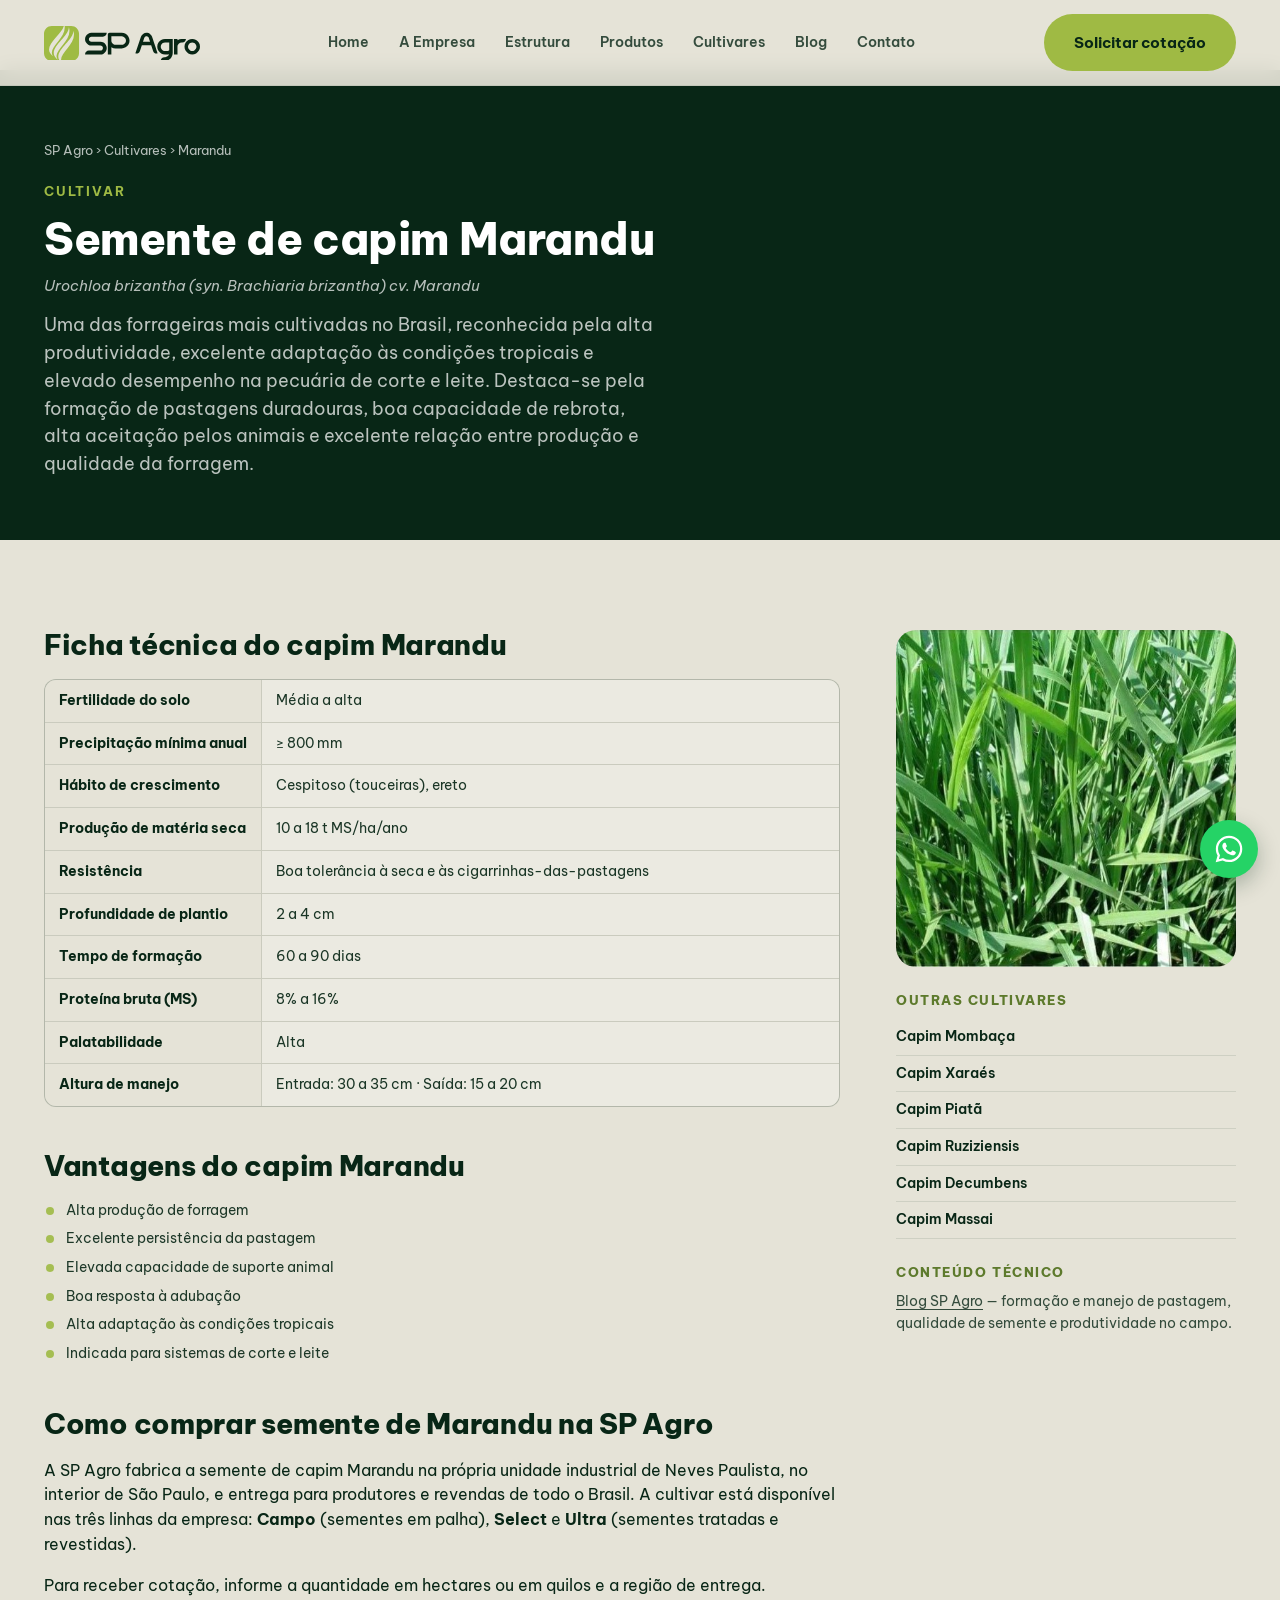
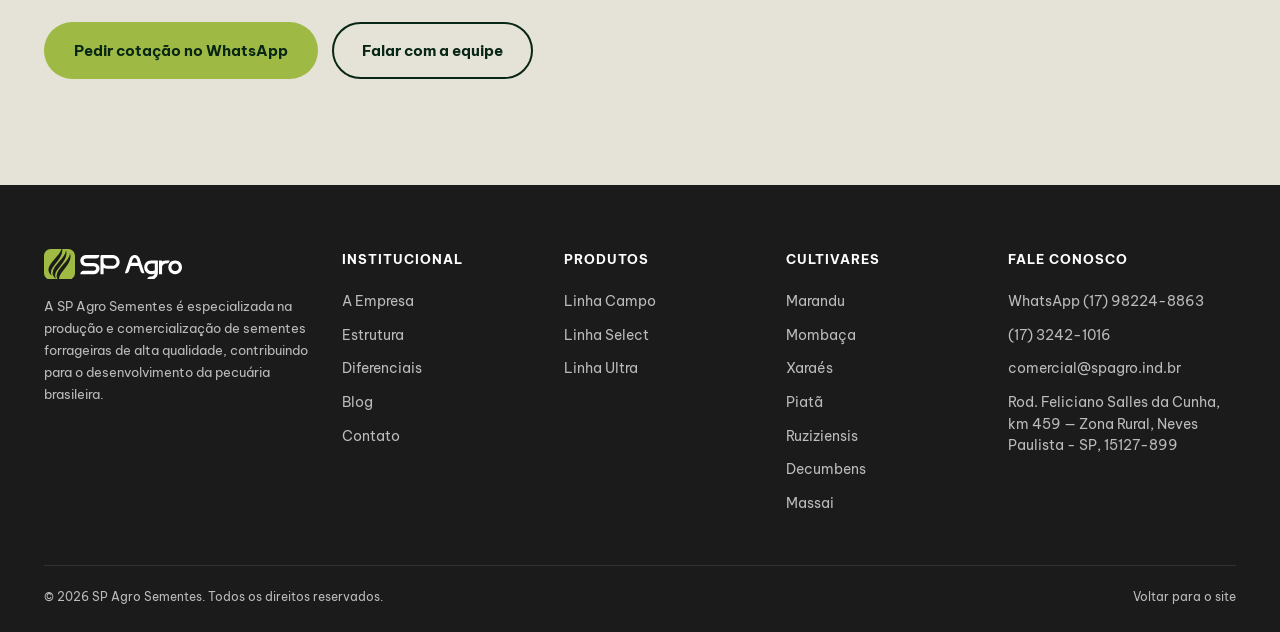
<file: cultivares/marandu.html>
<!DOCTYPE html>
<html lang="pt-BR">
<head>
<meta charset="UTF-8">
<meta name="viewport" content="width=device-width, initial-scale=1.0">
<title>Semente de Capim Marandu (Urochloa brizantha) — ficha técnica | SP Agro</title>
<meta name="description" content="Ficha técnica da semente de capim Marandu: fertilidade de solo, produção de matéria seca, tempo de formação, altura de manejo e proteína bruta. Sementes forrageiras de fabricação própria — SP Agro.">
<link rel="canonical" href="https://spagro.ind.br/cultivares/marandu.html">
<meta name="robots" content="index, follow, max-image-preview:large, max-snippet:-1">
<meta property="og:type" content="product">
<meta property="og:site_name" content="SP Agro Sementes">
<meta property="og:locale" content="pt_BR">
<meta property="og:title" content="Semente de Capim Marandu (Urochloa brizantha) — ficha técnica | SP Agro">
<meta property="og:description" content="Ficha técnica da semente de capim Marandu: fertilidade de solo, produção de matéria seca, tempo de formação, altura de manejo e proteína bruta. Sementes forrageiras de fabricação própria — SP Agro.">
<meta property="og:url" content="https://spagro.ind.br/cultivares/marandu.html">
<meta property="og:image" content="https://spagro.ind.br/images/og-sp-agro.jpg">
<meta name="twitter:card" content="summary_large_image">
<meta name="twitter:title" content="Semente de Capim Marandu (Urochloa brizantha) — ficha técnica | SP Agro">
<meta name="twitter:description" content="Ficha técnica da semente de capim Marandu: fertilidade de solo, produção de matéria seca, tempo de formação, altura de manejo e proteína bruta. Sementes forrageiras de fabricação própria — SP Agro.">
<meta name="twitter:image" content="https://spagro.ind.br/images/og-sp-agro.jpg">
<!-- CSP vem do header HTTP (vercel.json). Pagina gerada por _seo-build/build_seo.py — nao editar a mao. -->
<link rel="preconnect" href="https://fonts.googleapis.com">
<link rel="preconnect" href="https://fonts.gstatic.com" crossorigin>
<link href="https://fonts.googleapis.com/css2?family=Be+Vietnam+Pro:wght@400;500;600;700;800;900&display=swap" rel="stylesheet">
<link rel="stylesheet" href="/css/site.css">
<script type="application/ld+json">{"@context": "https://schema.org", "@type": "Product", "name": "Semente de Capim Marandu", "alternateName": ["Marandu", "Urochloa brizantha", "Semente de Urochloa brizantha"], "description": "Uma das forrageiras mais cultivadas no Brasil, reconhecida pela alta produtividade, excelente adaptação às condições tropicais e elevado desempenho na pecuária de corte e leite. Destaca-se pela formação de pastagens duradouras, boa capacidade de rebrota, alta aceitação pelos animais e excelente relação entre produção e qualidade da forragem.", "category": "Sementes forrageiras para pastagem", "image": "https://spagro.ind.br/images/cultivares/marandu.jpg", "url": "https://spagro.ind.br/cultivares/marandu.html", "brand": {"@type": "Brand", "name": "SP Agro Sementes"}, "manufacturer": {"@type": "Organization", "name": "SP Agro Sementes", "url": "https://spagro.ind.br/"}, "additionalProperty": [{"@type": "PropertyValue", "name": "Fertilidade do solo", "value": "Média a alta"}, {"@type": "PropertyValue", "name": "Precipitação mínima anual", "value": "≥ 800 mm"}, {"@type": "PropertyValue", "name": "Hábito de crescimento", "value": "Cespitoso (touceiras), ereto"}, {"@type": "PropertyValue", "name": "Produção de matéria seca", "value": "10 a 18 t MS/ha/ano"}, {"@type": "PropertyValue", "name": "Resistência", "value": "Boa tolerância à seca e às cigarrinhas-das-pastagens"}, {"@type": "PropertyValue", "name": "Profundidade de plantio", "value": "2 a 4 cm"}, {"@type": "PropertyValue", "name": "Tempo de formação", "value": "60 a 90 dias"}, {"@type": "PropertyValue", "name": "Proteína bruta (MS)", "value": "8% a 16%"}, {"@type": "PropertyValue", "name": "Palatabilidade", "value": "Alta"}, {"@type": "PropertyValue", "name": "Altura de manejo", "value": "Entrada: 30 a 35 cm · Saída: 15 a 20 cm"}], "offers": {"@type": "Offer", "url": "https://spagro.ind.br/#contato", "priceCurrency": "BRL", "availability": "https://schema.org/InStock", "priceSpecification": {"@type": "PriceSpecification", "priceCurrency": "BRL", "valueAddedTaxIncluded": true}, "seller": {"@type": "Organization", "name": "SP Agro Sementes", "url": "https://spagro.ind.br/"}}}</script>
<script type="application/ld+json">{"@context": "https://schema.org", "@type": "BreadcrumbList", "itemListElement": [{"@type": "ListItem", "position": 1, "name": "SP Agro", "item": "https://spagro.ind.br/"}, {"@type": "ListItem", "position": 2, "name": "Cultivares", "item": "https://spagro.ind.br/#cultivares"}, {"@type": "ListItem", "position": 3, "name": "Capim Marandu", "item": "https://spagro.ind.br/cultivares/marandu.html"}]}</script>
</head>
<body class="pagina-interna">

<header id="siteHeader">
  <div class="header-inner">
    <a href="/" class="logo" aria-label="SP Agro — início">
      <img src="/images/logo/logo-sp-agro.svg" alt="SP Agro" width="156" height="34">
    </a>
    <nav class="main-nav" id="mainNav">
      <a href="/">Home</a>
      <a href="/#empresa">A Empresa</a>
      <a href="/#estrutura">Estrutura</a>
      <a href="/#produtos">Produtos</a>
      <a href="/#cultivares">Cultivares</a>
      <a href="/blog.html">Blog</a>
      <a href="/#contato">Contato</a>
    </nav>
    <div class="header-cta">
      <a href="/#contato" class="btn btn-primary">Solicitar cotação</a>
      <button class="menu-toggle" id="menuToggle" aria-label="Abrir menu" aria-expanded="false" aria-controls="mainNav">
        <span></span><span></span><span></span>
      </button>
    </div>
  </div>
</header>

<section class="pagina-hero">
  <div class="wrap">
    <nav class="migalha" aria-label="Você está em">
      <a href="/">SP Agro</a> › <a href="/#cultivares">Cultivares</a> › <span>Marandu</span>
    </nav>
    <span class="eyebrow">Cultivar</span>
    <h1>Semente de capim Marandu</h1>
    <p class="species-hero">Urochloa brizantha (syn. Brachiaria brizantha) cv. Marandu</p>
    <p class="lead">Uma das forrageiras mais cultivadas no Brasil, reconhecida pela alta produtividade, excelente adaptação às condições tropicais e elevado desempenho na pecuária de corte e leite. Destaca-se pela formação de pastagens duradouras, boa capacidade de rebrota, alta aceitação pelos animais e excelente relação entre produção e qualidade da forragem.</p>
  </div>
</section>

<section class="section-pad">
  <div class="wrap ficha-wrap">
    <div class="ficha-corpo">
      <h2>Ficha técnica do capim Marandu</h2>
      <dl class="cult-specs">
      <dt>Fertilidade do solo</dt><dd>Média a alta</dd>
      <dt>Precipitação mínima anual</dt><dd>≥ 800 mm</dd>
      <dt>Hábito de crescimento</dt><dd>Cespitoso (touceiras), ereto</dd>
      <dt>Produção de matéria seca</dt><dd>10 a 18 t MS/ha/ano</dd>
      <dt>Resistência</dt><dd>Boa tolerância à seca e às cigarrinhas-das-pastagens</dd>
      <dt>Profundidade de plantio</dt><dd>2 a 4 cm</dd>
      <dt>Tempo de formação</dt><dd>60 a 90 dias</dd>
      <dt>Proteína bruta (MS)</dt><dd>8% a 16%</dd>
      <dt>Palatabilidade</dt><dd>Alta</dd>
      <dt>Altura de manejo</dt><dd>Entrada: 30 a 35 cm · Saída: 15 a 20 cm</dd>
      </dl>

      <h2>Vantagens do capim Marandu</h2>
      <ul class="cult-adv">
      <li>Alta produção de forragem</li>
      <li>Excelente persistência da pastagem</li>
      <li>Elevada capacidade de suporte animal</li>
      <li>Boa resposta à adubação</li>
      <li>Alta adaptação às condições tropicais</li>
      <li>Indicada para sistemas de corte e leite</li>
      </ul>

      <h2>Como comprar semente de Marandu na SP Agro</h2>
      <p>A SP Agro fabrica a semente de capim Marandu na própria unidade industrial de Neves Paulista, no interior de São Paulo, e entrega para produtores e revendas de todo o Brasil. A cultivar está disponível nas três linhas da empresa: <strong>Campo</strong> (sementes em palha), <strong>Select</strong> e <strong>Ultra</strong> (sementes tratadas e revestidas).</p>
      <p>Para receber cotação, informe a quantidade em hectares ou em quilos e a região de entrega.</p>
      <div class="ficha-acoes">
        <a class="btn btn-primary" href="https://wa.me/5517982248863?text=Ol%C3%A1%2C%20quero%20cota%C3%A7%C3%A3o%20de%20semente%20de%20capim%20Marandu." target="_blank" rel="noopener noreferrer">Pedir cotação no WhatsApp</a>
        <a class="btn btn-outline-dark" href="/#contato">Falar com a equipe</a>
      </div>
    </div>

    <aside class="ficha-lado">
      <img src="/images/cultivares/marandu.jpg" alt="Pastagem de capim Marandu" width="480" height="480" loading="lazy">
      <h3>Outras cultivares</h3>
      <ul class="ficha-links">
        <li><a href="/cultivares/mombaca.html">Capim Mombaça</a></li>
        <li><a href="/cultivares/xaraes.html">Capim Xaraés</a></li>
        <li><a href="/cultivares/piata.html">Capim Piatã</a></li>
        <li><a href="/cultivares/ruziziensis.html">Capim Ruziziensis</a></li>
        <li><a href="/cultivares/decumbens.html">Capim Decumbens</a></li>
        <li><a href="/cultivares/massai.html">Capim Massai</a></li>
      </ul>
      <h3>Conteúdo técnico</h3>
      <p><a href="/blog.html">Blog SP Agro</a> — formação e manejo de pastagem, qualidade de semente e produtividade no campo.</p>
    </aside>
  </div>
</section>

<footer>
  <div class="wrap">
    <div class="foot-grid">
      <div>
        <div class="foot-logo">
          <img src="/images/logo/logo-sp-agro-branco.svg" alt="SP Agro" width="141" height="30">
        </div>
        <p>A SP Agro Sementes é especializada na produção e comercialização de sementes forrageiras de alta qualidade, contribuindo para o desenvolvimento da pecuária brasileira.</p>
      </div>
      <div>
        <h4>Institucional</h4>
        <ul>
          <li><a href="/#empresa">A Empresa</a></li>
          <li><a href="/#estrutura">Estrutura</a></li>
          <li><a href="/#diferenciais">Diferenciais</a></li>
          <li><a href="/blog.html">Blog</a></li>
          <li><a href="/#contato">Contato</a></li>
        </ul>
      </div>
      <div>
        <h4>Produtos</h4>
        <ul>
          <li><a href="/#produtos">Linha Campo</a></li>
          <li><a href="/#produtos">Linha Select</a></li>
          <li><a href="/#produtos">Linha Ultra</a></li>
        </ul>
      </div>
      <div>
        <h4>Cultivares</h4>
        <ul>
          <li><a href="/cultivares/marandu.html">Marandu</a></li>
          <li><a href="/cultivares/mombaca.html">Mombaça</a></li>
          <li><a href="/cultivares/xaraes.html">Xaraés</a></li>
          <li><a href="/cultivares/piata.html">Piatã</a></li>
          <li><a href="/cultivares/ruziziensis.html">Ruziziensis</a></li>
          <li><a href="/cultivares/decumbens.html">Decumbens</a></li>
          <li><a href="/cultivares/massai.html">Massai</a></li>
        </ul>
      </div>
      <div>
        <h4>Fale conosco</h4>
        <ul>
          <li><a href="https://wa.me/5517982248863" target="_blank" rel="noopener noreferrer">WhatsApp (17) 98224-8863</a></li>
          <li><a href="tel:+551732421016">(17) 3242-1016</a></li>
          <li><a href="mailto:comercial@spagro.ind.br">comercial@spagro.ind.br</a></li>
          <li>Rod. Feliciano Salles da Cunha, km 459 — Zona Rural, Neves Paulista - SP, 15127-899</li>
        </ul>
      </div>
    </div>
    <div class="foot-bottom">
      <span>© 2026 SP Agro Sementes. Todos os direitos reservados.</span>
      <a href="/">Voltar para o site</a>
    </div>
  </div>
</footer>

<a class="wa-float" href="https://wa.me/5517982248863?text=Ol%C3%A1%2C%20quero%20cota%C3%A7%C3%A3o%20de%20sementes%20SP%20Agro." target="_blank" rel="noopener noreferrer" aria-label="Falar com a SP Agro no WhatsApp">
  <svg viewBox="0 0 24 24" fill="currentColor" aria-hidden="true"><path d="M12.04 2C6.58 2 2.13 6.45 2.13 11.91c0 1.75.46 3.45 1.32 4.95L2 22l5.25-1.38a9.9 9.9 0 004.79 1.22h.01c5.46 0 9.91-4.45 9.91-9.91 0-2.65-1.03-5.14-2.9-7.01A9.82 9.82 0 0012.04 2zm0 18.15h-.01a8.2 8.2 0 01-4.19-1.15l-.3-.18-3.12.82.83-3.04-.2-.31a8.19 8.19 0 01-1.26-4.38c0-4.54 3.7-8.24 8.25-8.24 2.2 0 4.27.86 5.83 2.42a8.19 8.19 0 012.41 5.83c0 4.54-3.7 8.23-8.24 8.23zm4.52-6.16c-.25-.12-1.47-.72-1.69-.81-.23-.08-.39-.12-.56.13-.16.24-.64.8-.78.97-.14.16-.29.18-.54.06-.25-.13-1.05-.39-1.99-1.23-.74-.66-1.23-1.47-1.38-1.72-.14-.25-.01-.38.11-.5.11-.11.25-.29.37-.43.12-.15.16-.25.25-.41.08-.17.04-.31-.02-.43-.06-.12-.56-1.34-.76-1.84-.2-.48-.4-.42-.56-.43h-.47c-.17 0-.43.06-.66.31-.23.25-.86.85-.86 2.07 0 1.22.89 2.4 1.01 2.56.12.17 1.75 2.67 4.23 3.74.59.26 1.05.41 1.41.52.59.19 1.13.16 1.56.1.48-.07 1.47-.6 1.68-1.18.21-.58.21-1.07.14-1.18-.06-.11-.22-.17-.47-.29z"/></svg>
</a>

<script src="/app.js"></script>
</body>
</html>
</file>
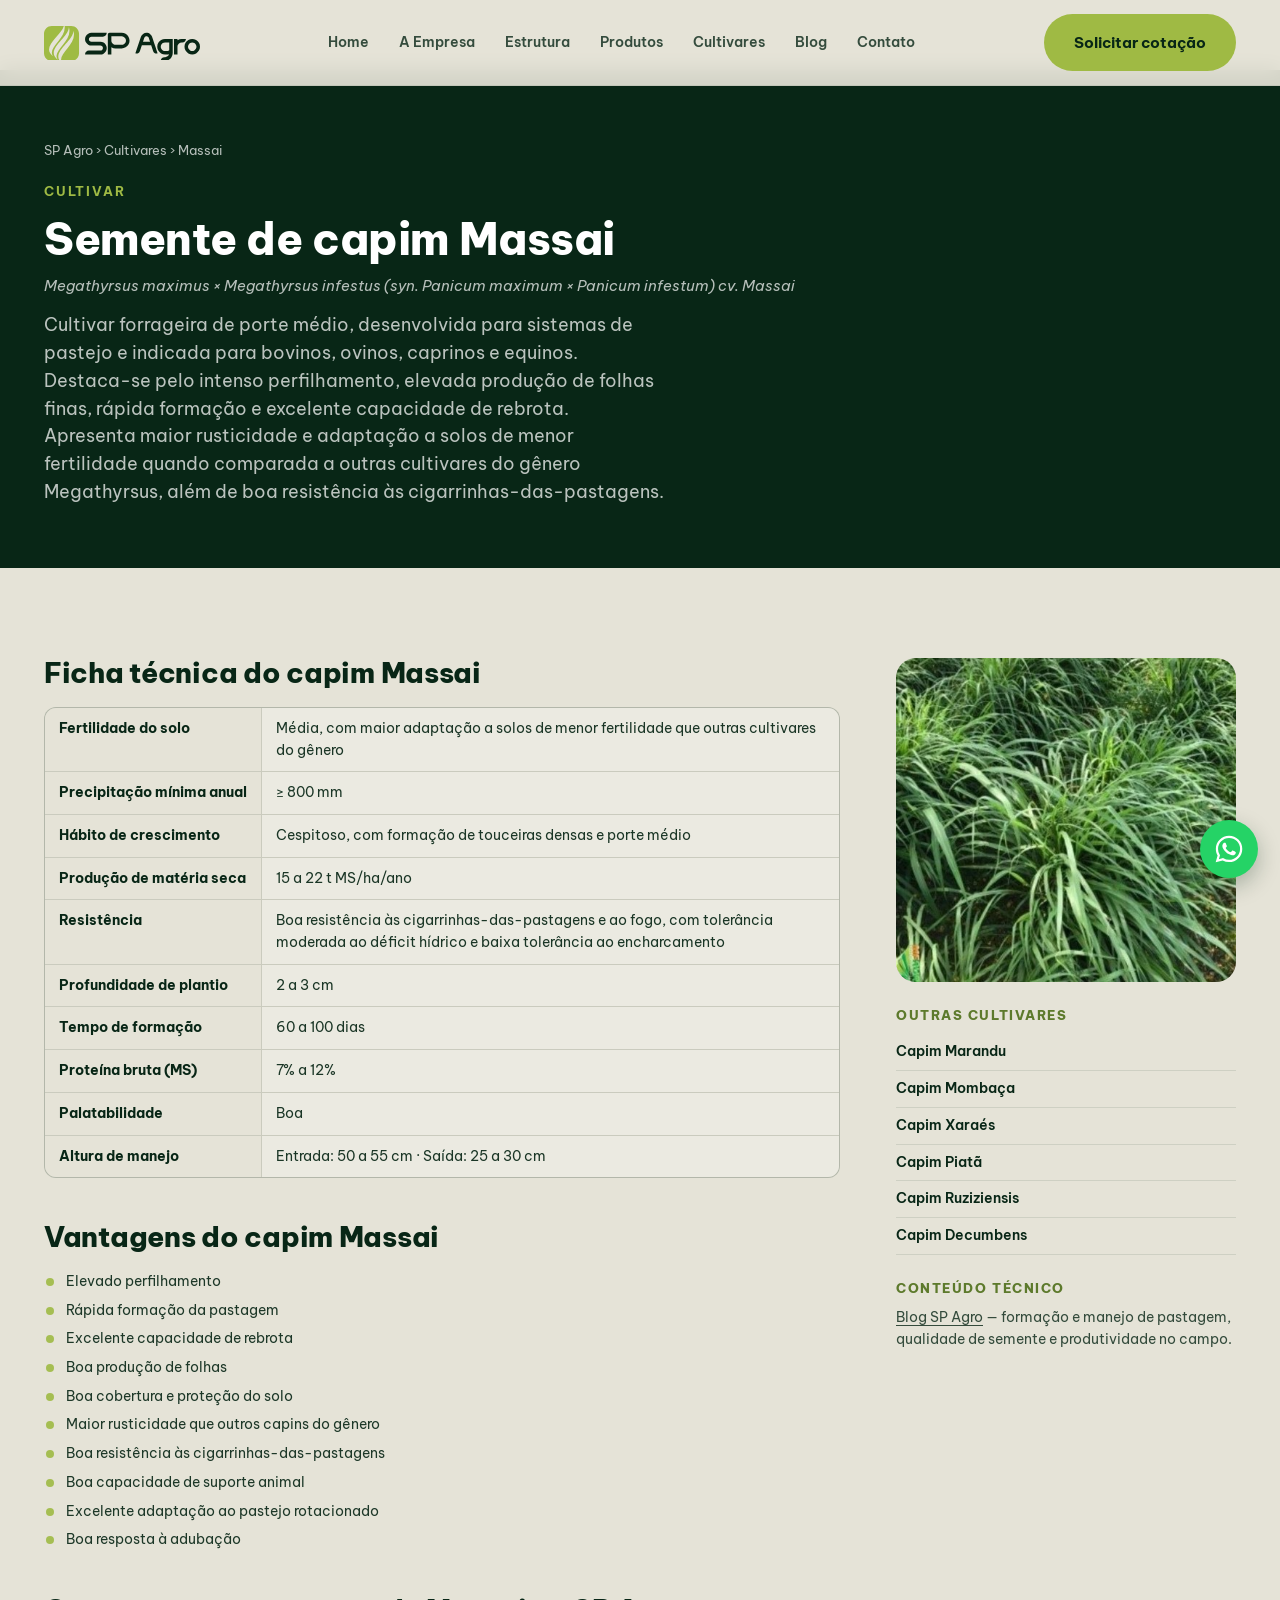
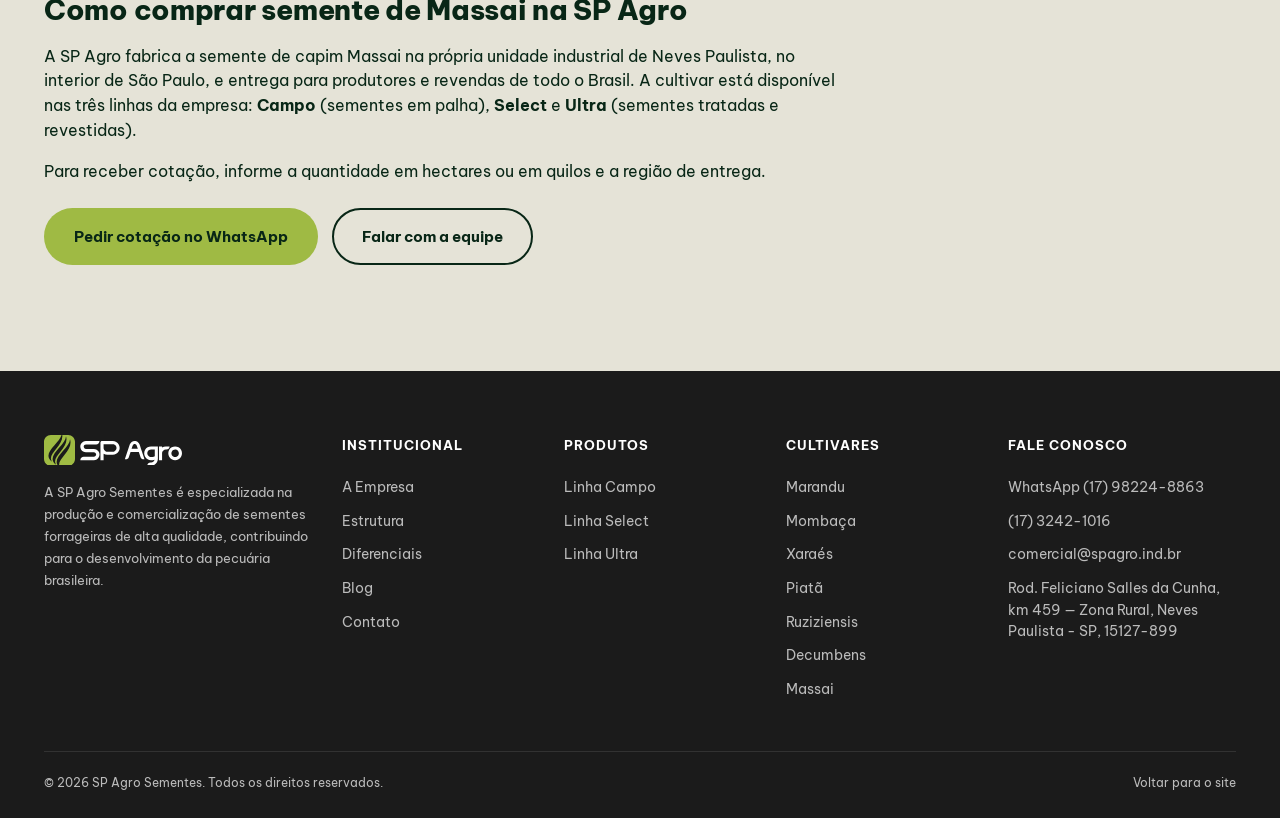
<file: cultivares/massai.html>
<!DOCTYPE html>
<html lang="pt-BR">
<head>
<meta charset="UTF-8">
<meta name="viewport" content="width=device-width, initial-scale=1.0">
<title>Semente de Capim Massai (Megathyrsus maximus × Megathyrsus infestus) — ficha técnica | SP Agro</title>
<meta name="description" content="Ficha técnica da semente de capim Massai: fertilidade de solo, produção de matéria seca, tempo de formação, altura de manejo e proteína bruta. Sementes forrageiras de fabricação própria — SP Agro.">
<link rel="canonical" href="https://spagro.ind.br/cultivares/massai.html">
<meta name="robots" content="index, follow, max-image-preview:large, max-snippet:-1">
<meta property="og:type" content="product">
<meta property="og:site_name" content="SP Agro Sementes">
<meta property="og:locale" content="pt_BR">
<meta property="og:title" content="Semente de Capim Massai (Megathyrsus maximus × Megathyrsus infestus) — ficha técnica | SP Agro">
<meta property="og:description" content="Ficha técnica da semente de capim Massai: fertilidade de solo, produção de matéria seca, tempo de formação, altura de manejo e proteína bruta. Sementes forrageiras de fabricação própria — SP Agro.">
<meta property="og:url" content="https://spagro.ind.br/cultivares/massai.html">
<meta property="og:image" content="https://spagro.ind.br/images/og-sp-agro.jpg">
<meta name="twitter:card" content="summary_large_image">
<meta name="twitter:title" content="Semente de Capim Massai (Megathyrsus maximus × Megathyrsus infestus) — ficha técnica | SP Agro">
<meta name="twitter:description" content="Ficha técnica da semente de capim Massai: fertilidade de solo, produção de matéria seca, tempo de formação, altura de manejo e proteína bruta. Sementes forrageiras de fabricação própria — SP Agro.">
<meta name="twitter:image" content="https://spagro.ind.br/images/og-sp-agro.jpg">
<!-- CSP vem do header HTTP (vercel.json). Pagina gerada por _seo-build/build_seo.py — nao editar a mao. -->
<link rel="preconnect" href="https://fonts.googleapis.com">
<link rel="preconnect" href="https://fonts.gstatic.com" crossorigin>
<link href="https://fonts.googleapis.com/css2?family=Be+Vietnam+Pro:wght@400;500;600;700;800;900&display=swap" rel="stylesheet">
<link rel="stylesheet" href="/css/site.css">
<script type="application/ld+json">{"@context": "https://schema.org", "@type": "Product", "name": "Semente de Capim Massai", "alternateName": ["Massai", "Megathyrsus maximus × Megathyrsus infestus", "Semente de Megathyrsus maximus × Megathyrsus infestus"], "description": "Cultivar forrageira de porte médio, desenvolvida para sistemas de pastejo e indicada para bovinos, ovinos, caprinos e equinos. Destaca-se pelo intenso perfilhamento, elevada produção de folhas finas, rápida formação e excelente capacidade de rebrota. Apresenta maior rusticidade e adaptação a solos de menor fertilidade quando comparada a outras cultivares do gênero Megathyrsus, além de boa resistência às cigarrinhas-das-pastagens.", "category": "Sementes forrageiras para pastagem", "image": "https://spagro.ind.br/images/cultivares/massai.jpg", "url": "https://spagro.ind.br/cultivares/massai.html", "brand": {"@type": "Brand", "name": "SP Agro Sementes"}, "manufacturer": {"@type": "Organization", "name": "SP Agro Sementes", "url": "https://spagro.ind.br/"}, "additionalProperty": [{"@type": "PropertyValue", "name": "Fertilidade do solo", "value": "Média, com maior adaptação a solos de menor fertilidade que outras cultivares do gênero"}, {"@type": "PropertyValue", "name": "Precipitação mínima anual", "value": "≥ 800 mm"}, {"@type": "PropertyValue", "name": "Hábito de crescimento", "value": "Cespitoso, com formação de touceiras densas e porte médio"}, {"@type": "PropertyValue", "name": "Produção de matéria seca", "value": "15 a 22 t MS/ha/ano"}, {"@type": "PropertyValue", "name": "Resistência", "value": "Boa resistência às cigarrinhas-das-pastagens e ao fogo, com tolerância moderada ao déficit hídrico e baixa tolerância ao encharcamento"}, {"@type": "PropertyValue", "name": "Profundidade de plantio", "value": "2 a 3 cm"}, {"@type": "PropertyValue", "name": "Tempo de formação", "value": "60 a 100 dias"}, {"@type": "PropertyValue", "name": "Proteína bruta (MS)", "value": "7% a 12%"}, {"@type": "PropertyValue", "name": "Palatabilidade", "value": "Boa"}, {"@type": "PropertyValue", "name": "Altura de manejo", "value": "Entrada: 50 a 55 cm · Saída: 25 a 30 cm"}], "offers": {"@type": "Offer", "url": "https://spagro.ind.br/#contato", "priceCurrency": "BRL", "availability": "https://schema.org/InStock", "priceSpecification": {"@type": "PriceSpecification", "priceCurrency": "BRL", "valueAddedTaxIncluded": true}, "seller": {"@type": "Organization", "name": "SP Agro Sementes", "url": "https://spagro.ind.br/"}}}</script>
<script type="application/ld+json">{"@context": "https://schema.org", "@type": "BreadcrumbList", "itemListElement": [{"@type": "ListItem", "position": 1, "name": "SP Agro", "item": "https://spagro.ind.br/"}, {"@type": "ListItem", "position": 2, "name": "Cultivares", "item": "https://spagro.ind.br/#cultivares"}, {"@type": "ListItem", "position": 3, "name": "Capim Massai", "item": "https://spagro.ind.br/cultivares/massai.html"}]}</script>
</head>
<body class="pagina-interna">

<header id="siteHeader">
  <div class="header-inner">
    <a href="/" class="logo" aria-label="SP Agro — início">
      <img src="/images/logo/logo-sp-agro.svg" alt="SP Agro" width="156" height="34">
    </a>
    <nav class="main-nav" id="mainNav">
      <a href="/">Home</a>
      <a href="/#empresa">A Empresa</a>
      <a href="/#estrutura">Estrutura</a>
      <a href="/#produtos">Produtos</a>
      <a href="/#cultivares">Cultivares</a>
      <a href="/blog.html">Blog</a>
      <a href="/#contato">Contato</a>
    </nav>
    <div class="header-cta">
      <a href="/#contato" class="btn btn-primary">Solicitar cotação</a>
      <button class="menu-toggle" id="menuToggle" aria-label="Abrir menu" aria-expanded="false" aria-controls="mainNav">
        <span></span><span></span><span></span>
      </button>
    </div>
  </div>
</header>

<section class="pagina-hero">
  <div class="wrap">
    <nav class="migalha" aria-label="Você está em">
      <a href="/">SP Agro</a> › <a href="/#cultivares">Cultivares</a> › <span>Massai</span>
    </nav>
    <span class="eyebrow">Cultivar</span>
    <h1>Semente de capim Massai</h1>
    <p class="species-hero">Megathyrsus maximus × Megathyrsus infestus (syn. Panicum maximum × Panicum infestum) cv. Massai</p>
    <p class="lead">Cultivar forrageira de porte médio, desenvolvida para sistemas de pastejo e indicada para bovinos, ovinos, caprinos e equinos. Destaca-se pelo intenso perfilhamento, elevada produção de folhas finas, rápida formação e excelente capacidade de rebrota. Apresenta maior rusticidade e adaptação a solos de menor fertilidade quando comparada a outras cultivares do gênero Megathyrsus, além de boa resistência às cigarrinhas-das-pastagens.</p>
  </div>
</section>

<section class="section-pad">
  <div class="wrap ficha-wrap">
    <div class="ficha-corpo">
      <h2>Ficha técnica do capim Massai</h2>
      <dl class="cult-specs">
      <dt>Fertilidade do solo</dt><dd>Média, com maior adaptação a solos de menor fertilidade que outras cultivares do gênero</dd>
      <dt>Precipitação mínima anual</dt><dd>≥ 800 mm</dd>
      <dt>Hábito de crescimento</dt><dd>Cespitoso, com formação de touceiras densas e porte médio</dd>
      <dt>Produção de matéria seca</dt><dd>15 a 22 t MS/ha/ano</dd>
      <dt>Resistência</dt><dd>Boa resistência às cigarrinhas-das-pastagens e ao fogo, com tolerância moderada ao déficit hídrico e baixa tolerância ao encharcamento</dd>
      <dt>Profundidade de plantio</dt><dd>2 a 3 cm</dd>
      <dt>Tempo de formação</dt><dd>60 a 100 dias</dd>
      <dt>Proteína bruta (MS)</dt><dd>7% a 12%</dd>
      <dt>Palatabilidade</dt><dd>Boa</dd>
      <dt>Altura de manejo</dt><dd>Entrada: 50 a 55 cm · Saída: 25 a 30 cm</dd>
      </dl>

      <h2>Vantagens do capim Massai</h2>
      <ul class="cult-adv">
      <li>Elevado perfilhamento</li>
      <li>Rápida formação da pastagem</li>
      <li>Excelente capacidade de rebrota</li>
      <li>Boa produção de folhas</li>
      <li>Boa cobertura e proteção do solo</li>
      <li>Maior rusticidade que outros capins do gênero</li>
      <li>Boa resistência às cigarrinhas-das-pastagens</li>
      <li>Boa capacidade de suporte animal</li>
      <li>Excelente adaptação ao pastejo rotacionado</li>
      <li>Boa resposta à adubação</li>
      </ul>

      <h2>Como comprar semente de Massai na SP Agro</h2>
      <p>A SP Agro fabrica a semente de capim Massai na própria unidade industrial de Neves Paulista, no interior de São Paulo, e entrega para produtores e revendas de todo o Brasil. A cultivar está disponível nas três linhas da empresa: <strong>Campo</strong> (sementes em palha), <strong>Select</strong> e <strong>Ultra</strong> (sementes tratadas e revestidas).</p>
      <p>Para receber cotação, informe a quantidade em hectares ou em quilos e a região de entrega.</p>
      <div class="ficha-acoes">
        <a class="btn btn-primary" href="https://wa.me/5517982248863?text=Ol%C3%A1%2C%20quero%20cota%C3%A7%C3%A3o%20de%20semente%20de%20capim%20Massai." target="_blank" rel="noopener noreferrer">Pedir cotação no WhatsApp</a>
        <a class="btn btn-outline-dark" href="/#contato">Falar com a equipe</a>
      </div>
    </div>

    <aside class="ficha-lado">
      <img src="/images/cultivares/massai.jpg" alt="Pastagem de capim Massai" width="480" height="480" loading="lazy">
      <h3>Outras cultivares</h3>
      <ul class="ficha-links">
        <li><a href="/cultivares/marandu.html">Capim Marandu</a></li>
        <li><a href="/cultivares/mombaca.html">Capim Mombaça</a></li>
        <li><a href="/cultivares/xaraes.html">Capim Xaraés</a></li>
        <li><a href="/cultivares/piata.html">Capim Piatã</a></li>
        <li><a href="/cultivares/ruziziensis.html">Capim Ruziziensis</a></li>
        <li><a href="/cultivares/decumbens.html">Capim Decumbens</a></li>
      </ul>
      <h3>Conteúdo técnico</h3>
      <p><a href="/blog.html">Blog SP Agro</a> — formação e manejo de pastagem, qualidade de semente e produtividade no campo.</p>
    </aside>
  </div>
</section>

<footer>
  <div class="wrap">
    <div class="foot-grid">
      <div>
        <div class="foot-logo">
          <img src="/images/logo/logo-sp-agro-branco.svg" alt="SP Agro" width="141" height="30">
        </div>
        <p>A SP Agro Sementes é especializada na produção e comercialização de sementes forrageiras de alta qualidade, contribuindo para o desenvolvimento da pecuária brasileira.</p>
      </div>
      <div>
        <h4>Institucional</h4>
        <ul>
          <li><a href="/#empresa">A Empresa</a></li>
          <li><a href="/#estrutura">Estrutura</a></li>
          <li><a href="/#diferenciais">Diferenciais</a></li>
          <li><a href="/blog.html">Blog</a></li>
          <li><a href="/#contato">Contato</a></li>
        </ul>
      </div>
      <div>
        <h4>Produtos</h4>
        <ul>
          <li><a href="/#produtos">Linha Campo</a></li>
          <li><a href="/#produtos">Linha Select</a></li>
          <li><a href="/#produtos">Linha Ultra</a></li>
        </ul>
      </div>
      <div>
        <h4>Cultivares</h4>
        <ul>
          <li><a href="/cultivares/marandu.html">Marandu</a></li>
          <li><a href="/cultivares/mombaca.html">Mombaça</a></li>
          <li><a href="/cultivares/xaraes.html">Xaraés</a></li>
          <li><a href="/cultivares/piata.html">Piatã</a></li>
          <li><a href="/cultivares/ruziziensis.html">Ruziziensis</a></li>
          <li><a href="/cultivares/decumbens.html">Decumbens</a></li>
          <li><a href="/cultivares/massai.html">Massai</a></li>
        </ul>
      </div>
      <div>
        <h4>Fale conosco</h4>
        <ul>
          <li><a href="https://wa.me/5517982248863" target="_blank" rel="noopener noreferrer">WhatsApp (17) 98224-8863</a></li>
          <li><a href="tel:+551732421016">(17) 3242-1016</a></li>
          <li><a href="mailto:comercial@spagro.ind.br">comercial@spagro.ind.br</a></li>
          <li>Rod. Feliciano Salles da Cunha, km 459 — Zona Rural, Neves Paulista - SP, 15127-899</li>
        </ul>
      </div>
    </div>
    <div class="foot-bottom">
      <span>© 2026 SP Agro Sementes. Todos os direitos reservados.</span>
      <a href="/">Voltar para o site</a>
    </div>
  </div>
</footer>

<a class="wa-float" href="https://wa.me/5517982248863?text=Ol%C3%A1%2C%20quero%20cota%C3%A7%C3%A3o%20de%20sementes%20SP%20Agro." target="_blank" rel="noopener noreferrer" aria-label="Falar com a SP Agro no WhatsApp">
  <svg viewBox="0 0 24 24" fill="currentColor" aria-hidden="true"><path d="M12.04 2C6.58 2 2.13 6.45 2.13 11.91c0 1.75.46 3.45 1.32 4.95L2 22l5.25-1.38a9.9 9.9 0 004.79 1.22h.01c5.46 0 9.91-4.45 9.91-9.91 0-2.65-1.03-5.14-2.9-7.01A9.82 9.82 0 0012.04 2zm0 18.15h-.01a8.2 8.2 0 01-4.19-1.15l-.3-.18-3.12.82.83-3.04-.2-.31a8.19 8.19 0 01-1.26-4.38c0-4.54 3.7-8.24 8.25-8.24 2.2 0 4.27.86 5.83 2.42a8.19 8.19 0 012.41 5.83c0 4.54-3.7 8.23-8.24 8.23zm4.52-6.16c-.25-.12-1.47-.72-1.69-.81-.23-.08-.39-.12-.56.13-.16.24-.64.8-.78.97-.14.16-.29.18-.54.06-.25-.13-1.05-.39-1.99-1.23-.74-.66-1.23-1.47-1.38-1.72-.14-.25-.01-.38.11-.5.11-.11.25-.29.37-.43.12-.15.16-.25.25-.41.08-.17.04-.31-.02-.43-.06-.12-.56-1.34-.76-1.84-.2-.48-.4-.42-.56-.43h-.47c-.17 0-.43.06-.66.31-.23.25-.86.85-.86 2.07 0 1.22.89 2.4 1.01 2.56.12.17 1.75 2.67 4.23 3.74.59.26 1.05.41 1.41.52.59.19 1.13.16 1.56.1.48-.07 1.47-.6 1.68-1.18.21-.58.21-1.07.14-1.18-.06-.11-.22-.17-.47-.29z"/></svg>
</a>

<script src="/app.js"></script>
</body>
</html>
</file>
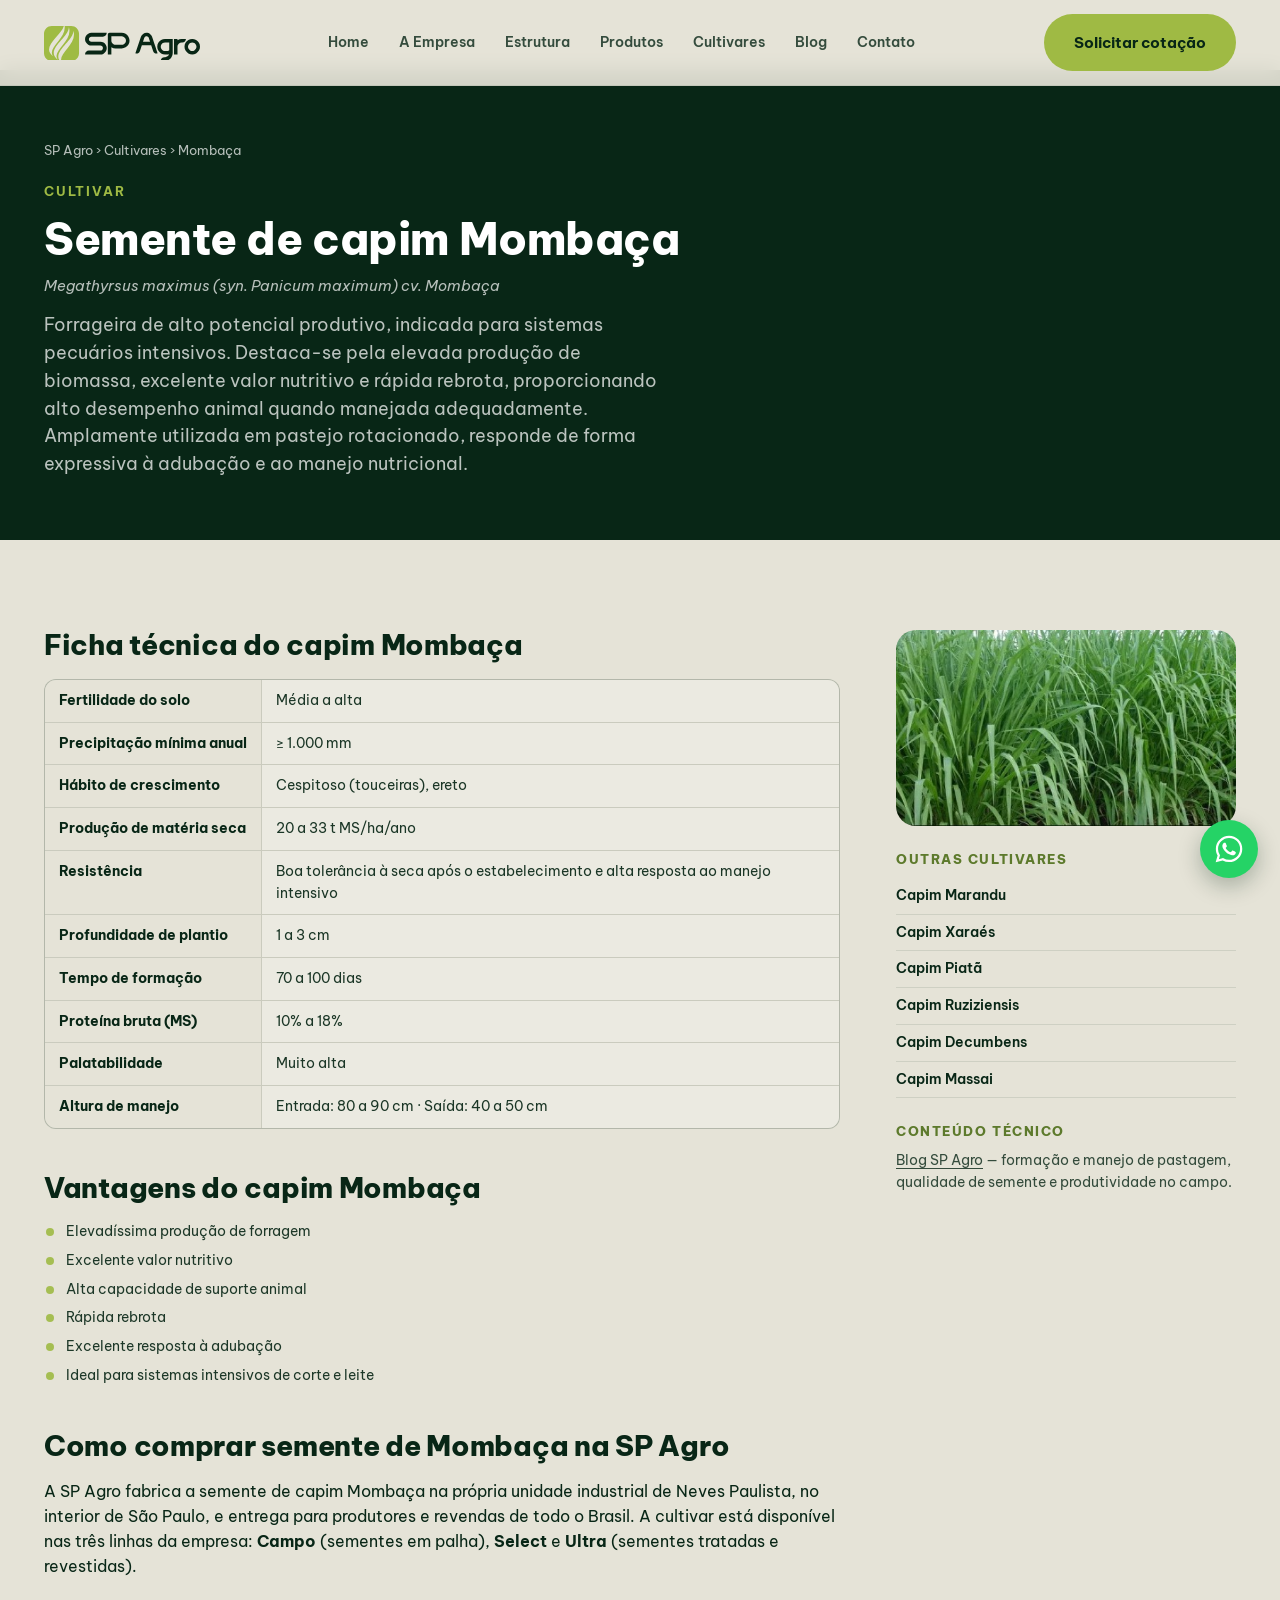
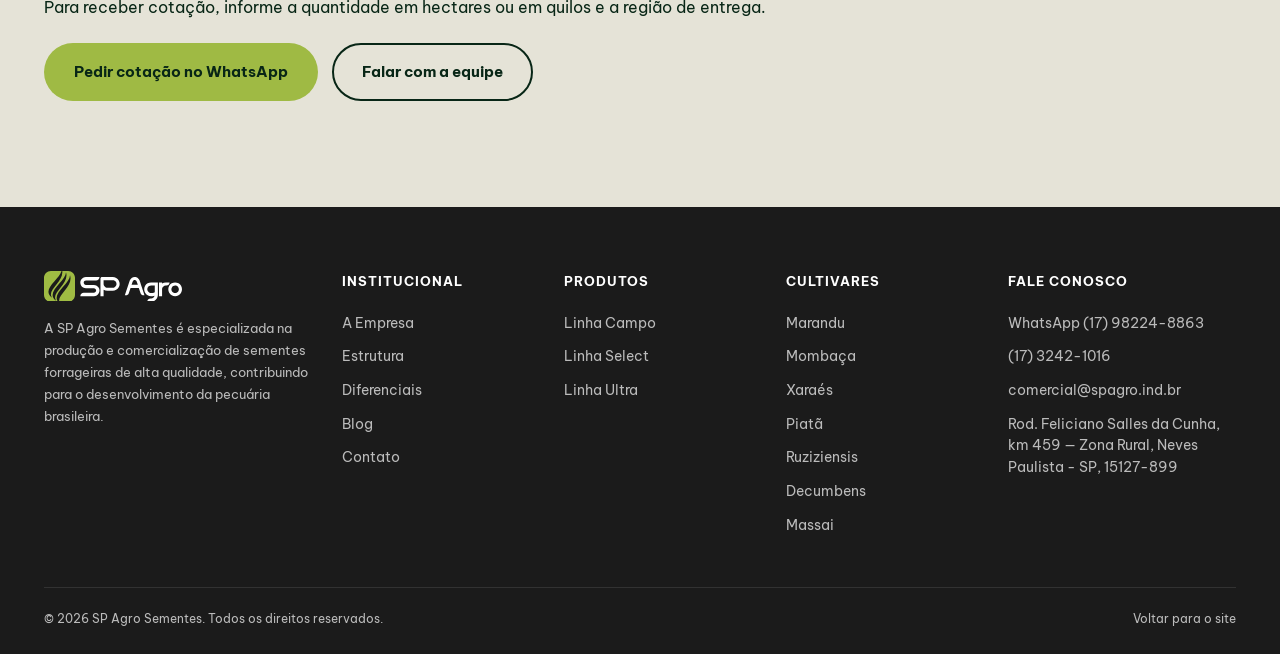
<file: cultivares/mombaca.html>
<!DOCTYPE html>
<html lang="pt-BR">
<head>
<meta charset="UTF-8">
<meta name="viewport" content="width=device-width, initial-scale=1.0">
<title>Semente de Capim Mombaça (Megathyrsus maximus) — ficha técnica | SP Agro</title>
<meta name="description" content="Ficha técnica da semente de capim Mombaça: fertilidade de solo, produção de matéria seca, tempo de formação, altura de manejo e proteína bruta. Sementes forrageiras de fabricação própria — SP Agro.">
<link rel="canonical" href="https://spagro.ind.br/cultivares/mombaca.html">
<meta name="robots" content="index, follow, max-image-preview:large, max-snippet:-1">
<meta property="og:type" content="product">
<meta property="og:site_name" content="SP Agro Sementes">
<meta property="og:locale" content="pt_BR">
<meta property="og:title" content="Semente de Capim Mombaça (Megathyrsus maximus) — ficha técnica | SP Agro">
<meta property="og:description" content="Ficha técnica da semente de capim Mombaça: fertilidade de solo, produção de matéria seca, tempo de formação, altura de manejo e proteína bruta. Sementes forrageiras de fabricação própria — SP Agro.">
<meta property="og:url" content="https://spagro.ind.br/cultivares/mombaca.html">
<meta property="og:image" content="https://spagro.ind.br/images/og-sp-agro.jpg">
<meta name="twitter:card" content="summary_large_image">
<meta name="twitter:title" content="Semente de Capim Mombaça (Megathyrsus maximus) — ficha técnica | SP Agro">
<meta name="twitter:description" content="Ficha técnica da semente de capim Mombaça: fertilidade de solo, produção de matéria seca, tempo de formação, altura de manejo e proteína bruta. Sementes forrageiras de fabricação própria — SP Agro.">
<meta name="twitter:image" content="https://spagro.ind.br/images/og-sp-agro.jpg">
<!-- CSP vem do header HTTP (vercel.json). Pagina gerada por _seo-build/build_seo.py — nao editar a mao. -->
<link rel="preconnect" href="https://fonts.googleapis.com">
<link rel="preconnect" href="https://fonts.gstatic.com" crossorigin>
<link href="https://fonts.googleapis.com/css2?family=Be+Vietnam+Pro:wght@400;500;600;700;800;900&display=swap" rel="stylesheet">
<link rel="stylesheet" href="/css/site.css">
<script type="application/ld+json">{"@context": "https://schema.org", "@type": "Product", "name": "Semente de Capim Mombaça", "alternateName": ["Mombaça", "Megathyrsus maximus", "Semente de Megathyrsus maximus"], "description": "Forrageira de alto potencial produtivo, indicada para sistemas pecuários intensivos. Destaca-se pela elevada produção de biomassa, excelente valor nutritivo e rápida rebrota, proporcionando alto desempenho animal quando manejada adequadamente. Amplamente utilizada em pastejo rotacionado, responde de forma expressiva à adubação e ao manejo nutricional.", "category": "Sementes forrageiras para pastagem", "image": "https://spagro.ind.br/images/cultivares/mombaca.jpg", "url": "https://spagro.ind.br/cultivares/mombaca.html", "brand": {"@type": "Brand", "name": "SP Agro Sementes"}, "manufacturer": {"@type": "Organization", "name": "SP Agro Sementes", "url": "https://spagro.ind.br/"}, "additionalProperty": [{"@type": "PropertyValue", "name": "Fertilidade do solo", "value": "Média a alta"}, {"@type": "PropertyValue", "name": "Precipitação mínima anual", "value": "≥ 1.000 mm"}, {"@type": "PropertyValue", "name": "Hábito de crescimento", "value": "Cespitoso (touceiras), ereto"}, {"@type": "PropertyValue", "name": "Produção de matéria seca", "value": "20 a 33 t MS/ha/ano"}, {"@type": "PropertyValue", "name": "Resistência", "value": "Boa tolerância à seca após o estabelecimento e alta resposta ao manejo intensivo"}, {"@type": "PropertyValue", "name": "Profundidade de plantio", "value": "1 a 3 cm"}, {"@type": "PropertyValue", "name": "Tempo de formação", "value": "70 a 100 dias"}, {"@type": "PropertyValue", "name": "Proteína bruta (MS)", "value": "10% a 18%"}, {"@type": "PropertyValue", "name": "Palatabilidade", "value": "Muito alta"}, {"@type": "PropertyValue", "name": "Altura de manejo", "value": "Entrada: 80 a 90 cm · Saída: 40 a 50 cm"}], "offers": {"@type": "Offer", "url": "https://spagro.ind.br/#contato", "priceCurrency": "BRL", "availability": "https://schema.org/InStock", "priceSpecification": {"@type": "PriceSpecification", "priceCurrency": "BRL", "valueAddedTaxIncluded": true}, "seller": {"@type": "Organization", "name": "SP Agro Sementes", "url": "https://spagro.ind.br/"}}}</script>
<script type="application/ld+json">{"@context": "https://schema.org", "@type": "BreadcrumbList", "itemListElement": [{"@type": "ListItem", "position": 1, "name": "SP Agro", "item": "https://spagro.ind.br/"}, {"@type": "ListItem", "position": 2, "name": "Cultivares", "item": "https://spagro.ind.br/#cultivares"}, {"@type": "ListItem", "position": 3, "name": "Capim Mombaça", "item": "https://spagro.ind.br/cultivares/mombaca.html"}]}</script>
</head>
<body class="pagina-interna">

<header id="siteHeader">
  <div class="header-inner">
    <a href="/" class="logo" aria-label="SP Agro — início">
      <img src="/images/logo/logo-sp-agro.svg" alt="SP Agro" width="156" height="34">
    </a>
    <nav class="main-nav" id="mainNav">
      <a href="/">Home</a>
      <a href="/#empresa">A Empresa</a>
      <a href="/#estrutura">Estrutura</a>
      <a href="/#produtos">Produtos</a>
      <a href="/#cultivares">Cultivares</a>
      <a href="/blog.html">Blog</a>
      <a href="/#contato">Contato</a>
    </nav>
    <div class="header-cta">
      <a href="/#contato" class="btn btn-primary">Solicitar cotação</a>
      <button class="menu-toggle" id="menuToggle" aria-label="Abrir menu" aria-expanded="false" aria-controls="mainNav">
        <span></span><span></span><span></span>
      </button>
    </div>
  </div>
</header>

<section class="pagina-hero">
  <div class="wrap">
    <nav class="migalha" aria-label="Você está em">
      <a href="/">SP Agro</a> › <a href="/#cultivares">Cultivares</a> › <span>Mombaça</span>
    </nav>
    <span class="eyebrow">Cultivar</span>
    <h1>Semente de capim Mombaça</h1>
    <p class="species-hero">Megathyrsus maximus (syn. Panicum maximum) cv. Mombaça</p>
    <p class="lead">Forrageira de alto potencial produtivo, indicada para sistemas pecuários intensivos. Destaca-se pela elevada produção de biomassa, excelente valor nutritivo e rápida rebrota, proporcionando alto desempenho animal quando manejada adequadamente. Amplamente utilizada em pastejo rotacionado, responde de forma expressiva à adubação e ao manejo nutricional.</p>
  </div>
</section>

<section class="section-pad">
  <div class="wrap ficha-wrap">
    <div class="ficha-corpo">
      <h2>Ficha técnica do capim Mombaça</h2>
      <dl class="cult-specs">
      <dt>Fertilidade do solo</dt><dd>Média a alta</dd>
      <dt>Precipitação mínima anual</dt><dd>≥ 1.000 mm</dd>
      <dt>Hábito de crescimento</dt><dd>Cespitoso (touceiras), ereto</dd>
      <dt>Produção de matéria seca</dt><dd>20 a 33 t MS/ha/ano</dd>
      <dt>Resistência</dt><dd>Boa tolerância à seca após o estabelecimento e alta resposta ao manejo intensivo</dd>
      <dt>Profundidade de plantio</dt><dd>1 a 3 cm</dd>
      <dt>Tempo de formação</dt><dd>70 a 100 dias</dd>
      <dt>Proteína bruta (MS)</dt><dd>10% a 18%</dd>
      <dt>Palatabilidade</dt><dd>Muito alta</dd>
      <dt>Altura de manejo</dt><dd>Entrada: 80 a 90 cm · Saída: 40 a 50 cm</dd>
      </dl>

      <h2>Vantagens do capim Mombaça</h2>
      <ul class="cult-adv">
      <li>Elevadíssima produção de forragem</li>
      <li>Excelente valor nutritivo</li>
      <li>Alta capacidade de suporte animal</li>
      <li>Rápida rebrota</li>
      <li>Excelente resposta à adubação</li>
      <li>Ideal para sistemas intensivos de corte e leite</li>
      </ul>

      <h2>Como comprar semente de Mombaça na SP Agro</h2>
      <p>A SP Agro fabrica a semente de capim Mombaça na própria unidade industrial de Neves Paulista, no interior de São Paulo, e entrega para produtores e revendas de todo o Brasil. A cultivar está disponível nas três linhas da empresa: <strong>Campo</strong> (sementes em palha), <strong>Select</strong> e <strong>Ultra</strong> (sementes tratadas e revestidas).</p>
      <p>Para receber cotação, informe a quantidade em hectares ou em quilos e a região de entrega.</p>
      <div class="ficha-acoes">
        <a class="btn btn-primary" href="https://wa.me/5517982248863?text=Ol%C3%A1%2C%20quero%20cota%C3%A7%C3%A3o%20de%20semente%20de%20capim%20Mombaça." target="_blank" rel="noopener noreferrer">Pedir cotação no WhatsApp</a>
        <a class="btn btn-outline-dark" href="/#contato">Falar com a equipe</a>
      </div>
    </div>

    <aside class="ficha-lado">
      <img src="/images/cultivares/mombaca.jpg" alt="Pastagem de capim Mombaça" width="480" height="480" loading="lazy">
      <h3>Outras cultivares</h3>
      <ul class="ficha-links">
        <li><a href="/cultivares/marandu.html">Capim Marandu</a></li>
        <li><a href="/cultivares/xaraes.html">Capim Xaraés</a></li>
        <li><a href="/cultivares/piata.html">Capim Piatã</a></li>
        <li><a href="/cultivares/ruziziensis.html">Capim Ruziziensis</a></li>
        <li><a href="/cultivares/decumbens.html">Capim Decumbens</a></li>
        <li><a href="/cultivares/massai.html">Capim Massai</a></li>
      </ul>
      <h3>Conteúdo técnico</h3>
      <p><a href="/blog.html">Blog SP Agro</a> — formação e manejo de pastagem, qualidade de semente e produtividade no campo.</p>
    </aside>
  </div>
</section>

<footer>
  <div class="wrap">
    <div class="foot-grid">
      <div>
        <div class="foot-logo">
          <img src="/images/logo/logo-sp-agro-branco.svg" alt="SP Agro" width="141" height="30">
        </div>
        <p>A SP Agro Sementes é especializada na produção e comercialização de sementes forrageiras de alta qualidade, contribuindo para o desenvolvimento da pecuária brasileira.</p>
      </div>
      <div>
        <h4>Institucional</h4>
        <ul>
          <li><a href="/#empresa">A Empresa</a></li>
          <li><a href="/#estrutura">Estrutura</a></li>
          <li><a href="/#diferenciais">Diferenciais</a></li>
          <li><a href="/blog.html">Blog</a></li>
          <li><a href="/#contato">Contato</a></li>
        </ul>
      </div>
      <div>
        <h4>Produtos</h4>
        <ul>
          <li><a href="/#produtos">Linha Campo</a></li>
          <li><a href="/#produtos">Linha Select</a></li>
          <li><a href="/#produtos">Linha Ultra</a></li>
        </ul>
      </div>
      <div>
        <h4>Cultivares</h4>
        <ul>
          <li><a href="/cultivares/marandu.html">Marandu</a></li>
          <li><a href="/cultivares/mombaca.html">Mombaça</a></li>
          <li><a href="/cultivares/xaraes.html">Xaraés</a></li>
          <li><a href="/cultivares/piata.html">Piatã</a></li>
          <li><a href="/cultivares/ruziziensis.html">Ruziziensis</a></li>
          <li><a href="/cultivares/decumbens.html">Decumbens</a></li>
          <li><a href="/cultivares/massai.html">Massai</a></li>
        </ul>
      </div>
      <div>
        <h4>Fale conosco</h4>
        <ul>
          <li><a href="https://wa.me/5517982248863" target="_blank" rel="noopener noreferrer">WhatsApp (17) 98224-8863</a></li>
          <li><a href="tel:+551732421016">(17) 3242-1016</a></li>
          <li><a href="mailto:comercial@spagro.ind.br">comercial@spagro.ind.br</a></li>
          <li>Rod. Feliciano Salles da Cunha, km 459 — Zona Rural, Neves Paulista - SP, 15127-899</li>
        </ul>
      </div>
    </div>
    <div class="foot-bottom">
      <span>© 2026 SP Agro Sementes. Todos os direitos reservados.</span>
      <a href="/">Voltar para o site</a>
    </div>
  </div>
</footer>

<a class="wa-float" href="https://wa.me/5517982248863?text=Ol%C3%A1%2C%20quero%20cota%C3%A7%C3%A3o%20de%20sementes%20SP%20Agro." target="_blank" rel="noopener noreferrer" aria-label="Falar com a SP Agro no WhatsApp">
  <svg viewBox="0 0 24 24" fill="currentColor" aria-hidden="true"><path d="M12.04 2C6.58 2 2.13 6.45 2.13 11.91c0 1.75.46 3.45 1.32 4.95L2 22l5.25-1.38a9.9 9.9 0 004.79 1.22h.01c5.46 0 9.91-4.45 9.91-9.91 0-2.65-1.03-5.14-2.9-7.01A9.82 9.82 0 0012.04 2zm0 18.15h-.01a8.2 8.2 0 01-4.19-1.15l-.3-.18-3.12.82.83-3.04-.2-.31a8.19 8.19 0 01-1.26-4.38c0-4.54 3.7-8.24 8.25-8.24 2.2 0 4.27.86 5.83 2.42a8.19 8.19 0 012.41 5.83c0 4.54-3.7 8.23-8.24 8.23zm4.52-6.16c-.25-.12-1.47-.72-1.69-.81-.23-.08-.39-.12-.56.13-.16.24-.64.8-.78.97-.14.16-.29.18-.54.06-.25-.13-1.05-.39-1.99-1.23-.74-.66-1.23-1.47-1.38-1.72-.14-.25-.01-.38.11-.5.11-.11.25-.29.37-.43.12-.15.16-.25.25-.41.08-.17.04-.31-.02-.43-.06-.12-.56-1.34-.76-1.84-.2-.48-.4-.42-.56-.43h-.47c-.17 0-.43.06-.66.31-.23.25-.86.85-.86 2.07 0 1.22.89 2.4 1.01 2.56.12.17 1.75 2.67 4.23 3.74.59.26 1.05.41 1.41.52.59.19 1.13.16 1.56.1.48-.07 1.47-.6 1.68-1.18.21-.58.21-1.07.14-1.18-.06-.11-.22-.17-.47-.29z"/></svg>
</a>

<script src="/app.js"></script>
</body>
</html>
</file>
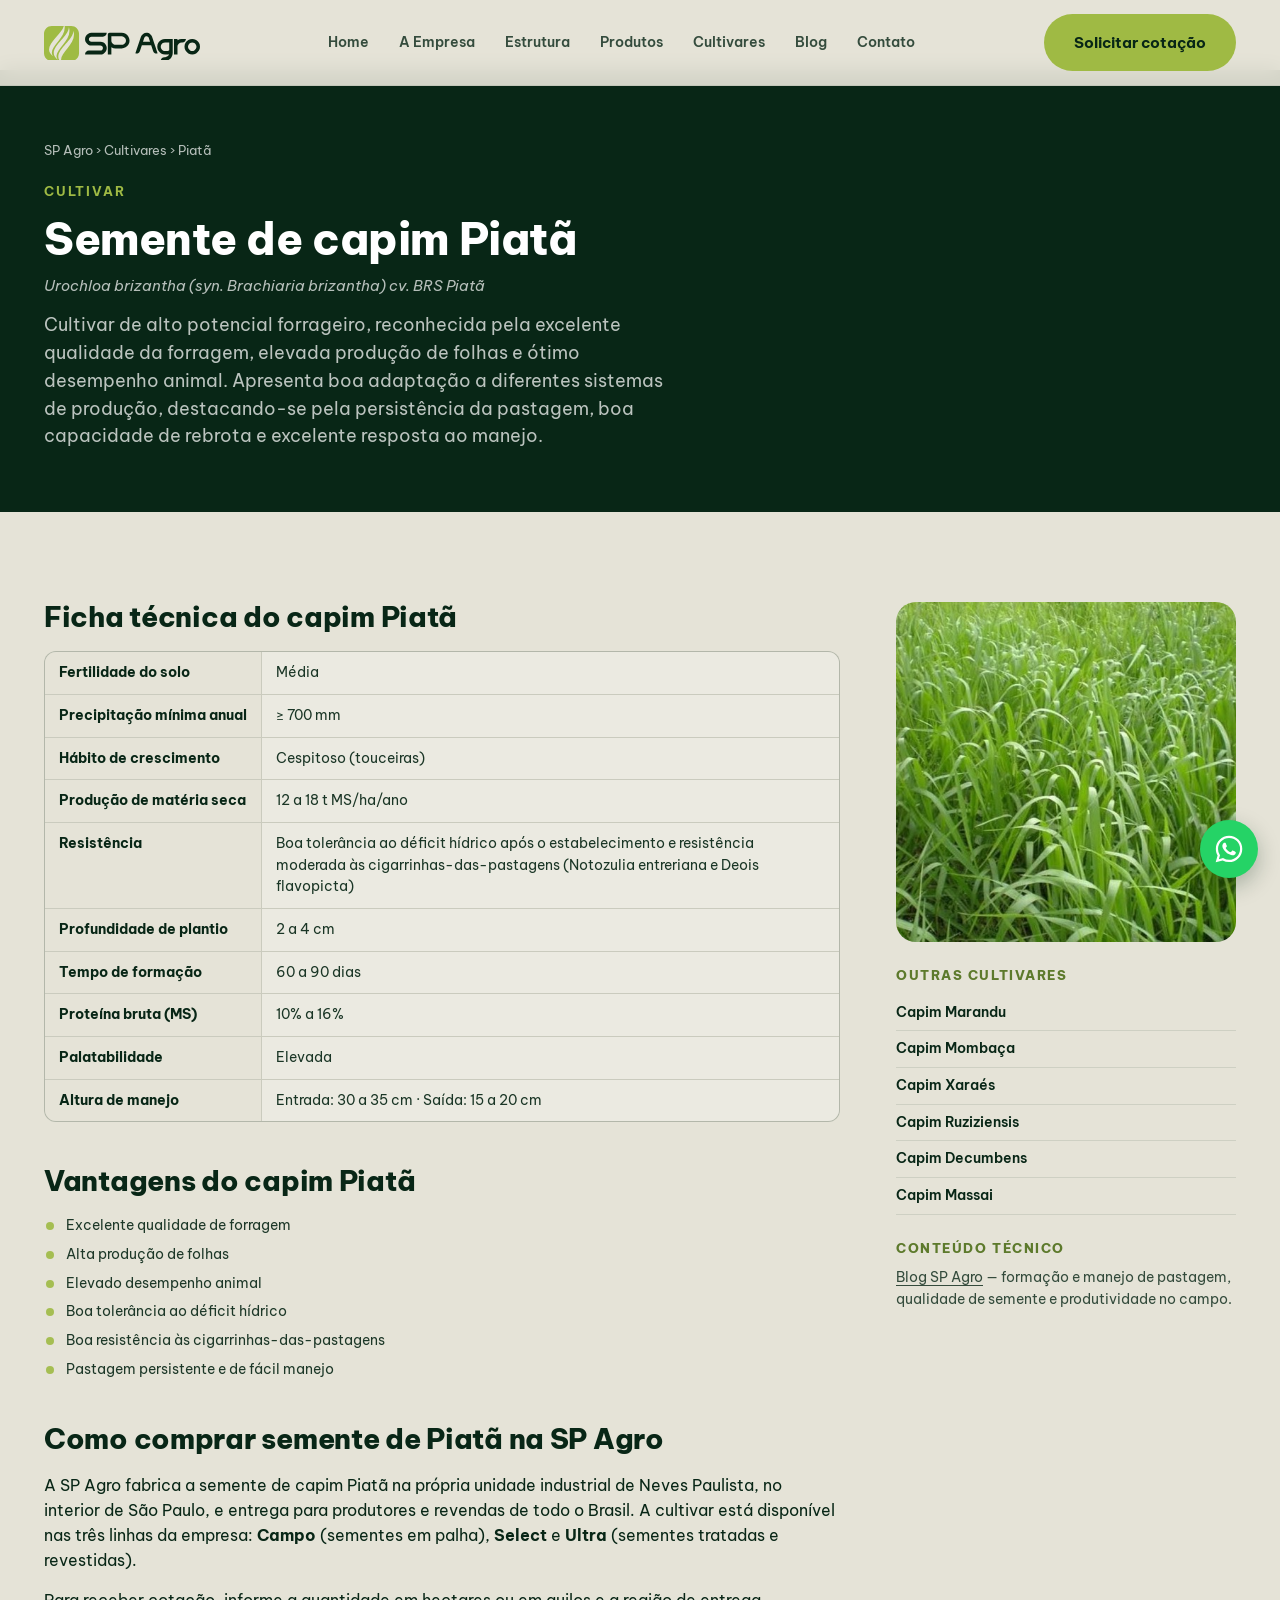
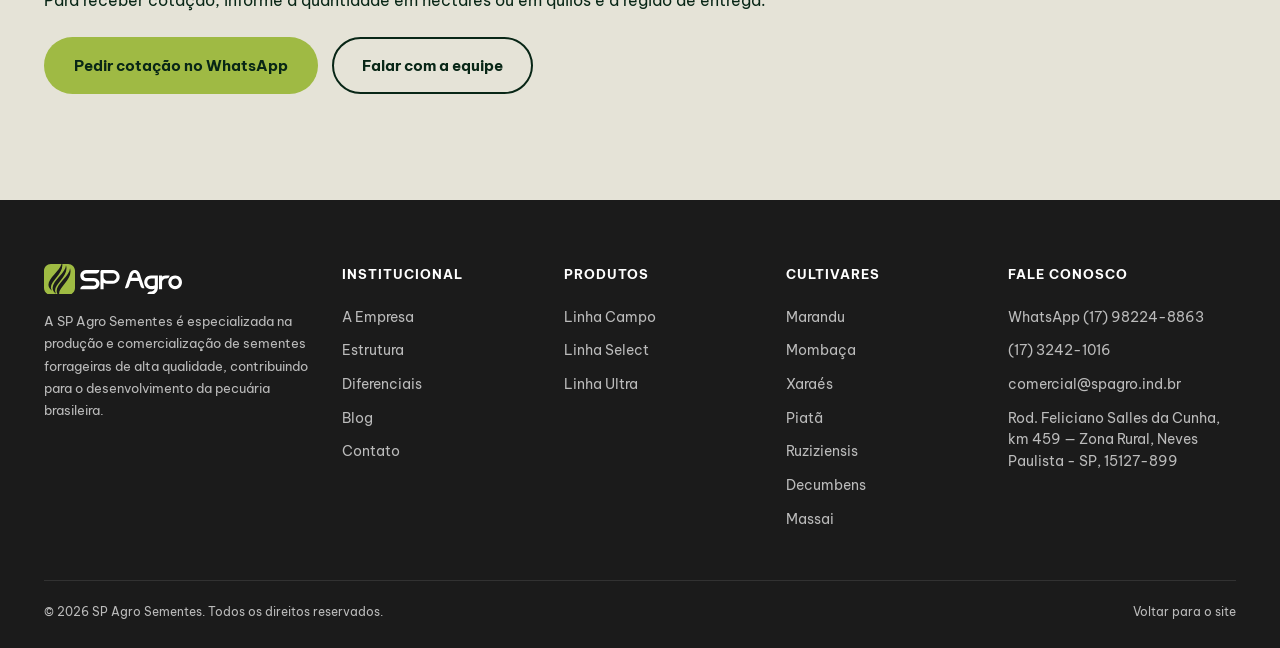
<file: cultivares/piata.html>
<!DOCTYPE html>
<html lang="pt-BR">
<head>
<meta charset="UTF-8">
<meta name="viewport" content="width=device-width, initial-scale=1.0">
<title>Semente de Capim Piatã (Urochloa brizantha) — ficha técnica | SP Agro</title>
<meta name="description" content="Ficha técnica da semente de capim Piatã: fertilidade de solo, produção de matéria seca, tempo de formação, altura de manejo e proteína bruta. Sementes forrageiras de fabricação própria — SP Agro.">
<link rel="canonical" href="https://spagro.ind.br/cultivares/piata.html">
<meta name="robots" content="index, follow, max-image-preview:large, max-snippet:-1">
<meta property="og:type" content="product">
<meta property="og:site_name" content="SP Agro Sementes">
<meta property="og:locale" content="pt_BR">
<meta property="og:title" content="Semente de Capim Piatã (Urochloa brizantha) — ficha técnica | SP Agro">
<meta property="og:description" content="Ficha técnica da semente de capim Piatã: fertilidade de solo, produção de matéria seca, tempo de formação, altura de manejo e proteína bruta. Sementes forrageiras de fabricação própria — SP Agro.">
<meta property="og:url" content="https://spagro.ind.br/cultivares/piata.html">
<meta property="og:image" content="https://spagro.ind.br/images/og-sp-agro.jpg">
<meta name="twitter:card" content="summary_large_image">
<meta name="twitter:title" content="Semente de Capim Piatã (Urochloa brizantha) — ficha técnica | SP Agro">
<meta name="twitter:description" content="Ficha técnica da semente de capim Piatã: fertilidade de solo, produção de matéria seca, tempo de formação, altura de manejo e proteína bruta. Sementes forrageiras de fabricação própria — SP Agro.">
<meta name="twitter:image" content="https://spagro.ind.br/images/og-sp-agro.jpg">
<!-- CSP vem do header HTTP (vercel.json). Pagina gerada por _seo-build/build_seo.py — nao editar a mao. -->
<link rel="preconnect" href="https://fonts.googleapis.com">
<link rel="preconnect" href="https://fonts.gstatic.com" crossorigin>
<link href="https://fonts.googleapis.com/css2?family=Be+Vietnam+Pro:wght@400;500;600;700;800;900&display=swap" rel="stylesheet">
<link rel="stylesheet" href="/css/site.css">
<script type="application/ld+json">{"@context": "https://schema.org", "@type": "Product", "name": "Semente de Capim Piatã", "alternateName": ["Piatã", "Urochloa brizantha", "Semente de Urochloa brizantha"], "description": "Cultivar de alto potencial forrageiro, reconhecida pela excelente qualidade da forragem, elevada produção de folhas e ótimo desempenho animal. Apresenta boa adaptação a diferentes sistemas de produção, destacando-se pela persistência da pastagem, boa capacidade de rebrota e excelente resposta ao manejo.", "category": "Sementes forrageiras para pastagem", "image": "https://spagro.ind.br/images/cultivares/piata.jpg", "url": "https://spagro.ind.br/cultivares/piata.html", "brand": {"@type": "Brand", "name": "SP Agro Sementes"}, "manufacturer": {"@type": "Organization", "name": "SP Agro Sementes", "url": "https://spagro.ind.br/"}, "additionalProperty": [{"@type": "PropertyValue", "name": "Fertilidade do solo", "value": "Média"}, {"@type": "PropertyValue", "name": "Precipitação mínima anual", "value": "≥ 700 mm"}, {"@type": "PropertyValue", "name": "Hábito de crescimento", "value": "Cespitoso (touceiras)"}, {"@type": "PropertyValue", "name": "Produção de matéria seca", "value": "12 a 18 t MS/ha/ano"}, {"@type": "PropertyValue", "name": "Resistência", "value": "Boa tolerância ao déficit hídrico após o estabelecimento e resistência moderada às cigarrinhas-das-pastagens (Notozulia entreriana e Deois flavopicta)"}, {"@type": "PropertyValue", "name": "Profundidade de plantio", "value": "2 a 4 cm"}, {"@type": "PropertyValue", "name": "Tempo de formação", "value": "60 a 90 dias"}, {"@type": "PropertyValue", "name": "Proteína bruta (MS)", "value": "10% a 16%"}, {"@type": "PropertyValue", "name": "Palatabilidade", "value": "Elevada"}, {"@type": "PropertyValue", "name": "Altura de manejo", "value": "Entrada: 30 a 35 cm · Saída: 15 a 20 cm"}], "offers": {"@type": "Offer", "url": "https://spagro.ind.br/#contato", "priceCurrency": "BRL", "availability": "https://schema.org/InStock", "priceSpecification": {"@type": "PriceSpecification", "priceCurrency": "BRL", "valueAddedTaxIncluded": true}, "seller": {"@type": "Organization", "name": "SP Agro Sementes", "url": "https://spagro.ind.br/"}}}</script>
<script type="application/ld+json">{"@context": "https://schema.org", "@type": "BreadcrumbList", "itemListElement": [{"@type": "ListItem", "position": 1, "name": "SP Agro", "item": "https://spagro.ind.br/"}, {"@type": "ListItem", "position": 2, "name": "Cultivares", "item": "https://spagro.ind.br/#cultivares"}, {"@type": "ListItem", "position": 3, "name": "Capim Piatã", "item": "https://spagro.ind.br/cultivares/piata.html"}]}</script>
</head>
<body class="pagina-interna">

<header id="siteHeader">
  <div class="header-inner">
    <a href="/" class="logo" aria-label="SP Agro — início">
      <img src="/images/logo/logo-sp-agro.svg" alt="SP Agro" width="156" height="34">
    </a>
    <nav class="main-nav" id="mainNav">
      <a href="/">Home</a>
      <a href="/#empresa">A Empresa</a>
      <a href="/#estrutura">Estrutura</a>
      <a href="/#produtos">Produtos</a>
      <a href="/#cultivares">Cultivares</a>
      <a href="/blog.html">Blog</a>
      <a href="/#contato">Contato</a>
    </nav>
    <div class="header-cta">
      <a href="/#contato" class="btn btn-primary">Solicitar cotação</a>
      <button class="menu-toggle" id="menuToggle" aria-label="Abrir menu" aria-expanded="false" aria-controls="mainNav">
        <span></span><span></span><span></span>
      </button>
    </div>
  </div>
</header>

<section class="pagina-hero">
  <div class="wrap">
    <nav class="migalha" aria-label="Você está em">
      <a href="/">SP Agro</a> › <a href="/#cultivares">Cultivares</a> › <span>Piatã</span>
    </nav>
    <span class="eyebrow">Cultivar</span>
    <h1>Semente de capim Piatã</h1>
    <p class="species-hero">Urochloa brizantha (syn. Brachiaria brizantha) cv. BRS Piatã</p>
    <p class="lead">Cultivar de alto potencial forrageiro, reconhecida pela excelente qualidade da forragem, elevada produção de folhas e ótimo desempenho animal. Apresenta boa adaptação a diferentes sistemas de produção, destacando-se pela persistência da pastagem, boa capacidade de rebrota e excelente resposta ao manejo.</p>
  </div>
</section>

<section class="section-pad">
  <div class="wrap ficha-wrap">
    <div class="ficha-corpo">
      <h2>Ficha técnica do capim Piatã</h2>
      <dl class="cult-specs">
      <dt>Fertilidade do solo</dt><dd>Média</dd>
      <dt>Precipitação mínima anual</dt><dd>≥ 700 mm</dd>
      <dt>Hábito de crescimento</dt><dd>Cespitoso (touceiras)</dd>
      <dt>Produção de matéria seca</dt><dd>12 a 18 t MS/ha/ano</dd>
      <dt>Resistência</dt><dd>Boa tolerância ao déficit hídrico após o estabelecimento e resistência moderada às cigarrinhas-das-pastagens (Notozulia entreriana e Deois flavopicta)</dd>
      <dt>Profundidade de plantio</dt><dd>2 a 4 cm</dd>
      <dt>Tempo de formação</dt><dd>60 a 90 dias</dd>
      <dt>Proteína bruta (MS)</dt><dd>10% a 16%</dd>
      <dt>Palatabilidade</dt><dd>Elevada</dd>
      <dt>Altura de manejo</dt><dd>Entrada: 30 a 35 cm · Saída: 15 a 20 cm</dd>
      </dl>

      <h2>Vantagens do capim Piatã</h2>
      <ul class="cult-adv">
      <li>Excelente qualidade de forragem</li>
      <li>Alta produção de folhas</li>
      <li>Elevado desempenho animal</li>
      <li>Boa tolerância ao déficit hídrico</li>
      <li>Boa resistência às cigarrinhas-das-pastagens</li>
      <li>Pastagem persistente e de fácil manejo</li>
      </ul>

      <h2>Como comprar semente de Piatã na SP Agro</h2>
      <p>A SP Agro fabrica a semente de capim Piatã na própria unidade industrial de Neves Paulista, no interior de São Paulo, e entrega para produtores e revendas de todo o Brasil. A cultivar está disponível nas três linhas da empresa: <strong>Campo</strong> (sementes em palha), <strong>Select</strong> e <strong>Ultra</strong> (sementes tratadas e revestidas).</p>
      <p>Para receber cotação, informe a quantidade em hectares ou em quilos e a região de entrega.</p>
      <div class="ficha-acoes">
        <a class="btn btn-primary" href="https://wa.me/5517982248863?text=Ol%C3%A1%2C%20quero%20cota%C3%A7%C3%A3o%20de%20semente%20de%20capim%20Piatã." target="_blank" rel="noopener noreferrer">Pedir cotação no WhatsApp</a>
        <a class="btn btn-outline-dark" href="/#contato">Falar com a equipe</a>
      </div>
    </div>

    <aside class="ficha-lado">
      <img src="/images/cultivares/piata.jpg" alt="Pastagem de capim Piatã" width="480" height="480" loading="lazy">
      <h3>Outras cultivares</h3>
      <ul class="ficha-links">
        <li><a href="/cultivares/marandu.html">Capim Marandu</a></li>
        <li><a href="/cultivares/mombaca.html">Capim Mombaça</a></li>
        <li><a href="/cultivares/xaraes.html">Capim Xaraés</a></li>
        <li><a href="/cultivares/ruziziensis.html">Capim Ruziziensis</a></li>
        <li><a href="/cultivares/decumbens.html">Capim Decumbens</a></li>
        <li><a href="/cultivares/massai.html">Capim Massai</a></li>
      </ul>
      <h3>Conteúdo técnico</h3>
      <p><a href="/blog.html">Blog SP Agro</a> — formação e manejo de pastagem, qualidade de semente e produtividade no campo.</p>
    </aside>
  </div>
</section>

<footer>
  <div class="wrap">
    <div class="foot-grid">
      <div>
        <div class="foot-logo">
          <img src="/images/logo/logo-sp-agro-branco.svg" alt="SP Agro" width="141" height="30">
        </div>
        <p>A SP Agro Sementes é especializada na produção e comercialização de sementes forrageiras de alta qualidade, contribuindo para o desenvolvimento da pecuária brasileira.</p>
      </div>
      <div>
        <h4>Institucional</h4>
        <ul>
          <li><a href="/#empresa">A Empresa</a></li>
          <li><a href="/#estrutura">Estrutura</a></li>
          <li><a href="/#diferenciais">Diferenciais</a></li>
          <li><a href="/blog.html">Blog</a></li>
          <li><a href="/#contato">Contato</a></li>
        </ul>
      </div>
      <div>
        <h4>Produtos</h4>
        <ul>
          <li><a href="/#produtos">Linha Campo</a></li>
          <li><a href="/#produtos">Linha Select</a></li>
          <li><a href="/#produtos">Linha Ultra</a></li>
        </ul>
      </div>
      <div>
        <h4>Cultivares</h4>
        <ul>
          <li><a href="/cultivares/marandu.html">Marandu</a></li>
          <li><a href="/cultivares/mombaca.html">Mombaça</a></li>
          <li><a href="/cultivares/xaraes.html">Xaraés</a></li>
          <li><a href="/cultivares/piata.html">Piatã</a></li>
          <li><a href="/cultivares/ruziziensis.html">Ruziziensis</a></li>
          <li><a href="/cultivares/decumbens.html">Decumbens</a></li>
          <li><a href="/cultivares/massai.html">Massai</a></li>
        </ul>
      </div>
      <div>
        <h4>Fale conosco</h4>
        <ul>
          <li><a href="https://wa.me/5517982248863" target="_blank" rel="noopener noreferrer">WhatsApp (17) 98224-8863</a></li>
          <li><a href="tel:+551732421016">(17) 3242-1016</a></li>
          <li><a href="mailto:comercial@spagro.ind.br">comercial@spagro.ind.br</a></li>
          <li>Rod. Feliciano Salles da Cunha, km 459 — Zona Rural, Neves Paulista - SP, 15127-899</li>
        </ul>
      </div>
    </div>
    <div class="foot-bottom">
      <span>© 2026 SP Agro Sementes. Todos os direitos reservados.</span>
      <a href="/">Voltar para o site</a>
    </div>
  </div>
</footer>

<a class="wa-float" href="https://wa.me/5517982248863?text=Ol%C3%A1%2C%20quero%20cota%C3%A7%C3%A3o%20de%20sementes%20SP%20Agro." target="_blank" rel="noopener noreferrer" aria-label="Falar com a SP Agro no WhatsApp">
  <svg viewBox="0 0 24 24" fill="currentColor" aria-hidden="true"><path d="M12.04 2C6.58 2 2.13 6.45 2.13 11.91c0 1.75.46 3.45 1.32 4.95L2 22l5.25-1.38a9.9 9.9 0 004.79 1.22h.01c5.46 0 9.91-4.45 9.91-9.91 0-2.65-1.03-5.14-2.9-7.01A9.82 9.82 0 0012.04 2zm0 18.15h-.01a8.2 8.2 0 01-4.19-1.15l-.3-.18-3.12.82.83-3.04-.2-.31a8.19 8.19 0 01-1.26-4.38c0-4.54 3.7-8.24 8.25-8.24 2.2 0 4.27.86 5.83 2.42a8.19 8.19 0 012.41 5.83c0 4.54-3.7 8.23-8.24 8.23zm4.52-6.16c-.25-.12-1.47-.72-1.69-.81-.23-.08-.39-.12-.56.13-.16.24-.64.8-.78.97-.14.16-.29.18-.54.06-.25-.13-1.05-.39-1.99-1.23-.74-.66-1.23-1.47-1.38-1.72-.14-.25-.01-.38.11-.5.11-.11.25-.29.37-.43.12-.15.16-.25.25-.41.08-.17.04-.31-.02-.43-.06-.12-.56-1.34-.76-1.84-.2-.48-.4-.42-.56-.43h-.47c-.17 0-.43.06-.66.31-.23.25-.86.85-.86 2.07 0 1.22.89 2.4 1.01 2.56.12.17 1.75 2.67 4.23 3.74.59.26 1.05.41 1.41.52.59.19 1.13.16 1.56.1.48-.07 1.47-.6 1.68-1.18.21-.58.21-1.07.14-1.18-.06-.11-.22-.17-.47-.29z"/></svg>
</a>

<script src="/app.js"></script>
</body>
</html>
</file>
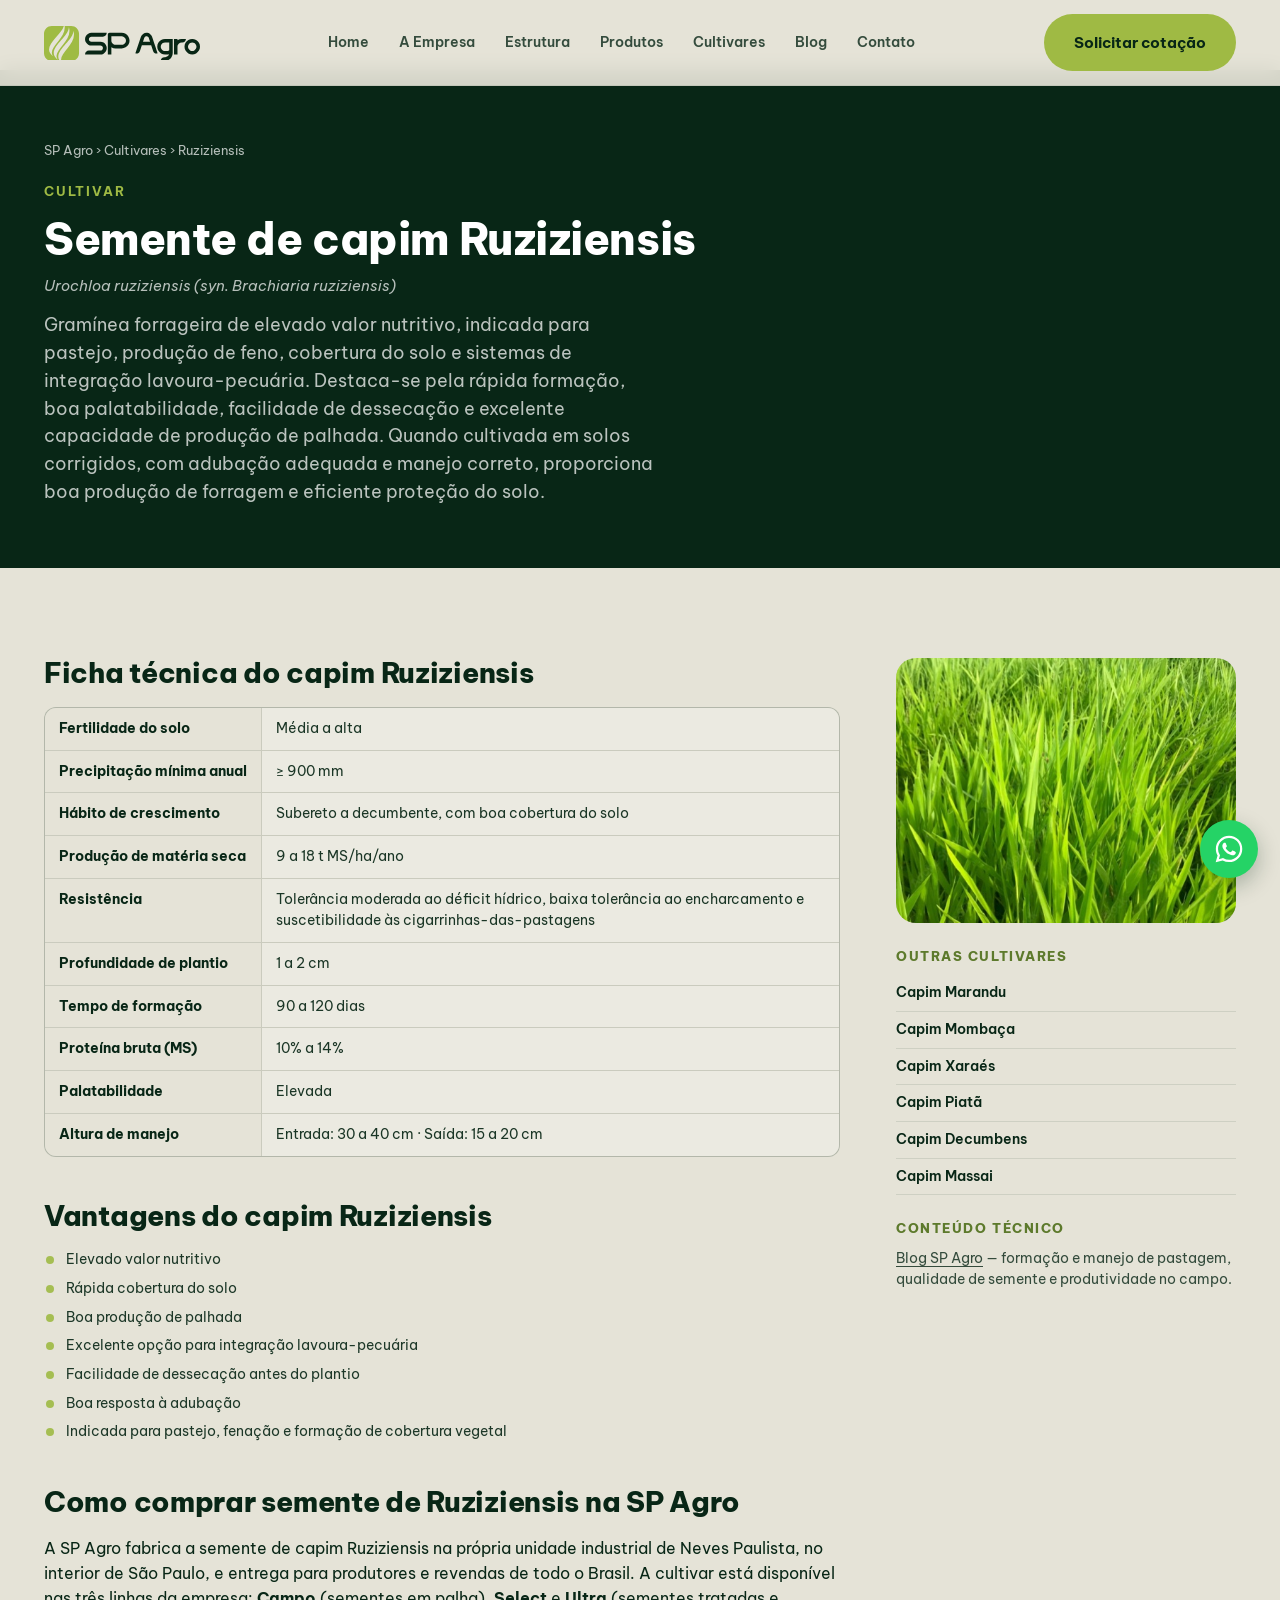
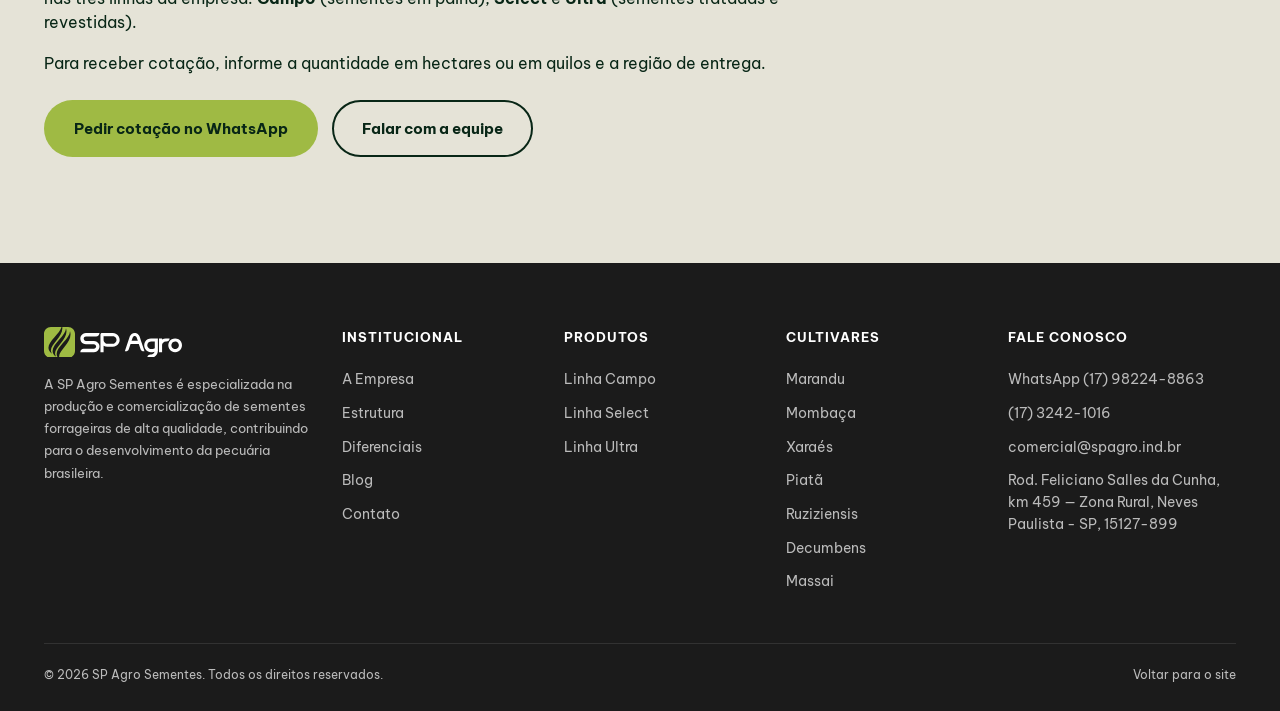
<file: cultivares/ruziziensis.html>
<!DOCTYPE html>
<html lang="pt-BR">
<head>
<meta charset="UTF-8">
<meta name="viewport" content="width=device-width, initial-scale=1.0">
<title>Semente de Capim Ruziziensis (Urochloa ruziziensis) — ficha técnica | SP Agro</title>
<meta name="description" content="Ficha técnica da semente de capim Ruziziensis: fertilidade de solo, produção de matéria seca, tempo de formação, altura de manejo e proteína bruta. Sementes forrageiras de fabricação própria — SP Agro.">
<link rel="canonical" href="https://spagro.ind.br/cultivares/ruziziensis.html">
<meta name="robots" content="index, follow, max-image-preview:large, max-snippet:-1">
<meta property="og:type" content="product">
<meta property="og:site_name" content="SP Agro Sementes">
<meta property="og:locale" content="pt_BR">
<meta property="og:title" content="Semente de Capim Ruziziensis (Urochloa ruziziensis) — ficha técnica | SP Agro">
<meta property="og:description" content="Ficha técnica da semente de capim Ruziziensis: fertilidade de solo, produção de matéria seca, tempo de formação, altura de manejo e proteína bruta. Sementes forrageiras de fabricação própria — SP Agro.">
<meta property="og:url" content="https://spagro.ind.br/cultivares/ruziziensis.html">
<meta property="og:image" content="https://spagro.ind.br/images/og-sp-agro.jpg">
<meta name="twitter:card" content="summary_large_image">
<meta name="twitter:title" content="Semente de Capim Ruziziensis (Urochloa ruziziensis) — ficha técnica | SP Agro">
<meta name="twitter:description" content="Ficha técnica da semente de capim Ruziziensis: fertilidade de solo, produção de matéria seca, tempo de formação, altura de manejo e proteína bruta. Sementes forrageiras de fabricação própria — SP Agro.">
<meta name="twitter:image" content="https://spagro.ind.br/images/og-sp-agro.jpg">
<!-- CSP vem do header HTTP (vercel.json). Pagina gerada por _seo-build/build_seo.py — nao editar a mao. -->
<link rel="preconnect" href="https://fonts.googleapis.com">
<link rel="preconnect" href="https://fonts.gstatic.com" crossorigin>
<link href="https://fonts.googleapis.com/css2?family=Be+Vietnam+Pro:wght@400;500;600;700;800;900&display=swap" rel="stylesheet">
<link rel="stylesheet" href="/css/site.css">
<script type="application/ld+json">{"@context": "https://schema.org", "@type": "Product", "name": "Semente de Capim Ruziziensis", "alternateName": ["Ruziziensis", "Urochloa ruziziensis", "Semente de Urochloa ruziziensis"], "description": "Gramínea forrageira de elevado valor nutritivo, indicada para pastejo, produção de feno, cobertura do solo e sistemas de integração lavoura-pecuária. Destaca-se pela rápida formação, boa palatabilidade, facilidade de dessecação e excelente capacidade de produção de palhada. Quando cultivada em solos corrigidos, com adubação adequada e manejo correto, proporciona boa produção de forragem e eficiente proteção do solo.", "category": "Sementes forrageiras para pastagem", "image": "https://spagro.ind.br/images/cultivares/ruziziensis.jpg", "url": "https://spagro.ind.br/cultivares/ruziziensis.html", "brand": {"@type": "Brand", "name": "SP Agro Sementes"}, "manufacturer": {"@type": "Organization", "name": "SP Agro Sementes", "url": "https://spagro.ind.br/"}, "additionalProperty": [{"@type": "PropertyValue", "name": "Fertilidade do solo", "value": "Média a alta"}, {"@type": "PropertyValue", "name": "Precipitação mínima anual", "value": "≥ 900 mm"}, {"@type": "PropertyValue", "name": "Hábito de crescimento", "value": "Subereto a decumbente, com boa cobertura do solo"}, {"@type": "PropertyValue", "name": "Produção de matéria seca", "value": "9 a 18 t MS/ha/ano"}, {"@type": "PropertyValue", "name": "Resistência", "value": "Tolerância moderada ao déficit hídrico, baixa tolerância ao encharcamento e suscetibilidade às cigarrinhas-das-pastagens"}, {"@type": "PropertyValue", "name": "Profundidade de plantio", "value": "1 a 2 cm"}, {"@type": "PropertyValue", "name": "Tempo de formação", "value": "90 a 120 dias"}, {"@type": "PropertyValue", "name": "Proteína bruta (MS)", "value": "10% a 14%"}, {"@type": "PropertyValue", "name": "Palatabilidade", "value": "Elevada"}, {"@type": "PropertyValue", "name": "Altura de manejo", "value": "Entrada: 30 a 40 cm · Saída: 15 a 20 cm"}], "offers": {"@type": "Offer", "url": "https://spagro.ind.br/#contato", "priceCurrency": "BRL", "availability": "https://schema.org/InStock", "priceSpecification": {"@type": "PriceSpecification", "priceCurrency": "BRL", "valueAddedTaxIncluded": true}, "seller": {"@type": "Organization", "name": "SP Agro Sementes", "url": "https://spagro.ind.br/"}}}</script>
<script type="application/ld+json">{"@context": "https://schema.org", "@type": "BreadcrumbList", "itemListElement": [{"@type": "ListItem", "position": 1, "name": "SP Agro", "item": "https://spagro.ind.br/"}, {"@type": "ListItem", "position": 2, "name": "Cultivares", "item": "https://spagro.ind.br/#cultivares"}, {"@type": "ListItem", "position": 3, "name": "Capim Ruziziensis", "item": "https://spagro.ind.br/cultivares/ruziziensis.html"}]}</script>
</head>
<body class="pagina-interna">

<header id="siteHeader">
  <div class="header-inner">
    <a href="/" class="logo" aria-label="SP Agro — início">
      <img src="/images/logo/logo-sp-agro.svg" alt="SP Agro" width="156" height="34">
    </a>
    <nav class="main-nav" id="mainNav">
      <a href="/">Home</a>
      <a href="/#empresa">A Empresa</a>
      <a href="/#estrutura">Estrutura</a>
      <a href="/#produtos">Produtos</a>
      <a href="/#cultivares">Cultivares</a>
      <a href="/blog.html">Blog</a>
      <a href="/#contato">Contato</a>
    </nav>
    <div class="header-cta">
      <a href="/#contato" class="btn btn-primary">Solicitar cotação</a>
      <button class="menu-toggle" id="menuToggle" aria-label="Abrir menu" aria-expanded="false" aria-controls="mainNav">
        <span></span><span></span><span></span>
      </button>
    </div>
  </div>
</header>

<section class="pagina-hero">
  <div class="wrap">
    <nav class="migalha" aria-label="Você está em">
      <a href="/">SP Agro</a> › <a href="/#cultivares">Cultivares</a> › <span>Ruziziensis</span>
    </nav>
    <span class="eyebrow">Cultivar</span>
    <h1>Semente de capim Ruziziensis</h1>
    <p class="species-hero">Urochloa ruziziensis (syn. Brachiaria ruziziensis)</p>
    <p class="lead">Gramínea forrageira de elevado valor nutritivo, indicada para pastejo, produção de feno, cobertura do solo e sistemas de integração lavoura-pecuária. Destaca-se pela rápida formação, boa palatabilidade, facilidade de dessecação e excelente capacidade de produção de palhada. Quando cultivada em solos corrigidos, com adubação adequada e manejo correto, proporciona boa produção de forragem e eficiente proteção do solo.</p>
  </div>
</section>

<section class="section-pad">
  <div class="wrap ficha-wrap">
    <div class="ficha-corpo">
      <h2>Ficha técnica do capim Ruziziensis</h2>
      <dl class="cult-specs">
      <dt>Fertilidade do solo</dt><dd>Média a alta</dd>
      <dt>Precipitação mínima anual</dt><dd>≥ 900 mm</dd>
      <dt>Hábito de crescimento</dt><dd>Subereto a decumbente, com boa cobertura do solo</dd>
      <dt>Produção de matéria seca</dt><dd>9 a 18 t MS/ha/ano</dd>
      <dt>Resistência</dt><dd>Tolerância moderada ao déficit hídrico, baixa tolerância ao encharcamento e suscetibilidade às cigarrinhas-das-pastagens</dd>
      <dt>Profundidade de plantio</dt><dd>1 a 2 cm</dd>
      <dt>Tempo de formação</dt><dd>90 a 120 dias</dd>
      <dt>Proteína bruta (MS)</dt><dd>10% a 14%</dd>
      <dt>Palatabilidade</dt><dd>Elevada</dd>
      <dt>Altura de manejo</dt><dd>Entrada: 30 a 40 cm · Saída: 15 a 20 cm</dd>
      </dl>

      <h2>Vantagens do capim Ruziziensis</h2>
      <ul class="cult-adv">
      <li>Elevado valor nutritivo</li>
      <li>Rápida cobertura do solo</li>
      <li>Boa produção de palhada</li>
      <li>Excelente opção para integração lavoura-pecuária</li>
      <li>Facilidade de dessecação antes do plantio</li>
      <li>Boa resposta à adubação</li>
      <li>Indicada para pastejo, fenação e formação de cobertura vegetal</li>
      </ul>

      <h2>Como comprar semente de Ruziziensis na SP Agro</h2>
      <p>A SP Agro fabrica a semente de capim Ruziziensis na própria unidade industrial de Neves Paulista, no interior de São Paulo, e entrega para produtores e revendas de todo o Brasil. A cultivar está disponível nas três linhas da empresa: <strong>Campo</strong> (sementes em palha), <strong>Select</strong> e <strong>Ultra</strong> (sementes tratadas e revestidas).</p>
      <p>Para receber cotação, informe a quantidade em hectares ou em quilos e a região de entrega.</p>
      <div class="ficha-acoes">
        <a class="btn btn-primary" href="https://wa.me/5517982248863?text=Ol%C3%A1%2C%20quero%20cota%C3%A7%C3%A3o%20de%20semente%20de%20capim%20Ruziziensis." target="_blank" rel="noopener noreferrer">Pedir cotação no WhatsApp</a>
        <a class="btn btn-outline-dark" href="/#contato">Falar com a equipe</a>
      </div>
    </div>

    <aside class="ficha-lado">
      <img src="/images/cultivares/ruziziensis.jpg" alt="Pastagem de capim Ruziziensis" width="480" height="480" loading="lazy">
      <h3>Outras cultivares</h3>
      <ul class="ficha-links">
        <li><a href="/cultivares/marandu.html">Capim Marandu</a></li>
        <li><a href="/cultivares/mombaca.html">Capim Mombaça</a></li>
        <li><a href="/cultivares/xaraes.html">Capim Xaraés</a></li>
        <li><a href="/cultivares/piata.html">Capim Piatã</a></li>
        <li><a href="/cultivares/decumbens.html">Capim Decumbens</a></li>
        <li><a href="/cultivares/massai.html">Capim Massai</a></li>
      </ul>
      <h3>Conteúdo técnico</h3>
      <p><a href="/blog.html">Blog SP Agro</a> — formação e manejo de pastagem, qualidade de semente e produtividade no campo.</p>
    </aside>
  </div>
</section>

<footer>
  <div class="wrap">
    <div class="foot-grid">
      <div>
        <div class="foot-logo">
          <img src="/images/logo/logo-sp-agro-branco.svg" alt="SP Agro" width="141" height="30">
        </div>
        <p>A SP Agro Sementes é especializada na produção e comercialização de sementes forrageiras de alta qualidade, contribuindo para o desenvolvimento da pecuária brasileira.</p>
      </div>
      <div>
        <h4>Institucional</h4>
        <ul>
          <li><a href="/#empresa">A Empresa</a></li>
          <li><a href="/#estrutura">Estrutura</a></li>
          <li><a href="/#diferenciais">Diferenciais</a></li>
          <li><a href="/blog.html">Blog</a></li>
          <li><a href="/#contato">Contato</a></li>
        </ul>
      </div>
      <div>
        <h4>Produtos</h4>
        <ul>
          <li><a href="/#produtos">Linha Campo</a></li>
          <li><a href="/#produtos">Linha Select</a></li>
          <li><a href="/#produtos">Linha Ultra</a></li>
        </ul>
      </div>
      <div>
        <h4>Cultivares</h4>
        <ul>
          <li><a href="/cultivares/marandu.html">Marandu</a></li>
          <li><a href="/cultivares/mombaca.html">Mombaça</a></li>
          <li><a href="/cultivares/xaraes.html">Xaraés</a></li>
          <li><a href="/cultivares/piata.html">Piatã</a></li>
          <li><a href="/cultivares/ruziziensis.html">Ruziziensis</a></li>
          <li><a href="/cultivares/decumbens.html">Decumbens</a></li>
          <li><a href="/cultivares/massai.html">Massai</a></li>
        </ul>
      </div>
      <div>
        <h4>Fale conosco</h4>
        <ul>
          <li><a href="https://wa.me/5517982248863" target="_blank" rel="noopener noreferrer">WhatsApp (17) 98224-8863</a></li>
          <li><a href="tel:+551732421016">(17) 3242-1016</a></li>
          <li><a href="mailto:comercial@spagro.ind.br">comercial@spagro.ind.br</a></li>
          <li>Rod. Feliciano Salles da Cunha, km 459 — Zona Rural, Neves Paulista - SP, 15127-899</li>
        </ul>
      </div>
    </div>
    <div class="foot-bottom">
      <span>© 2026 SP Agro Sementes. Todos os direitos reservados.</span>
      <a href="/">Voltar para o site</a>
    </div>
  </div>
</footer>

<a class="wa-float" href="https://wa.me/5517982248863?text=Ol%C3%A1%2C%20quero%20cota%C3%A7%C3%A3o%20de%20sementes%20SP%20Agro." target="_blank" rel="noopener noreferrer" aria-label="Falar com a SP Agro no WhatsApp">
  <svg viewBox="0 0 24 24" fill="currentColor" aria-hidden="true"><path d="M12.04 2C6.58 2 2.13 6.45 2.13 11.91c0 1.75.46 3.45 1.32 4.95L2 22l5.25-1.38a9.9 9.9 0 004.79 1.22h.01c5.46 0 9.91-4.45 9.91-9.91 0-2.65-1.03-5.14-2.9-7.01A9.82 9.82 0 0012.04 2zm0 18.15h-.01a8.2 8.2 0 01-4.19-1.15l-.3-.18-3.12.82.83-3.04-.2-.31a8.19 8.19 0 01-1.26-4.38c0-4.54 3.7-8.24 8.25-8.24 2.2 0 4.27.86 5.83 2.42a8.19 8.19 0 012.41 5.83c0 4.54-3.7 8.23-8.24 8.23zm4.52-6.16c-.25-.12-1.47-.72-1.69-.81-.23-.08-.39-.12-.56.13-.16.24-.64.8-.78.97-.14.16-.29.18-.54.06-.25-.13-1.05-.39-1.99-1.23-.74-.66-1.23-1.47-1.38-1.72-.14-.25-.01-.38.11-.5.11-.11.25-.29.37-.43.12-.15.16-.25.25-.41.08-.17.04-.31-.02-.43-.06-.12-.56-1.34-.76-1.84-.2-.48-.4-.42-.56-.43h-.47c-.17 0-.43.06-.66.31-.23.25-.86.85-.86 2.07 0 1.22.89 2.4 1.01 2.56.12.17 1.75 2.67 4.23 3.74.59.26 1.05.41 1.41.52.59.19 1.13.16 1.56.1.48-.07 1.47-.6 1.68-1.18.21-.58.21-1.07.14-1.18-.06-.11-.22-.17-.47-.29z"/></svg>
</a>

<script src="/app.js"></script>
</body>
</html>
</file>
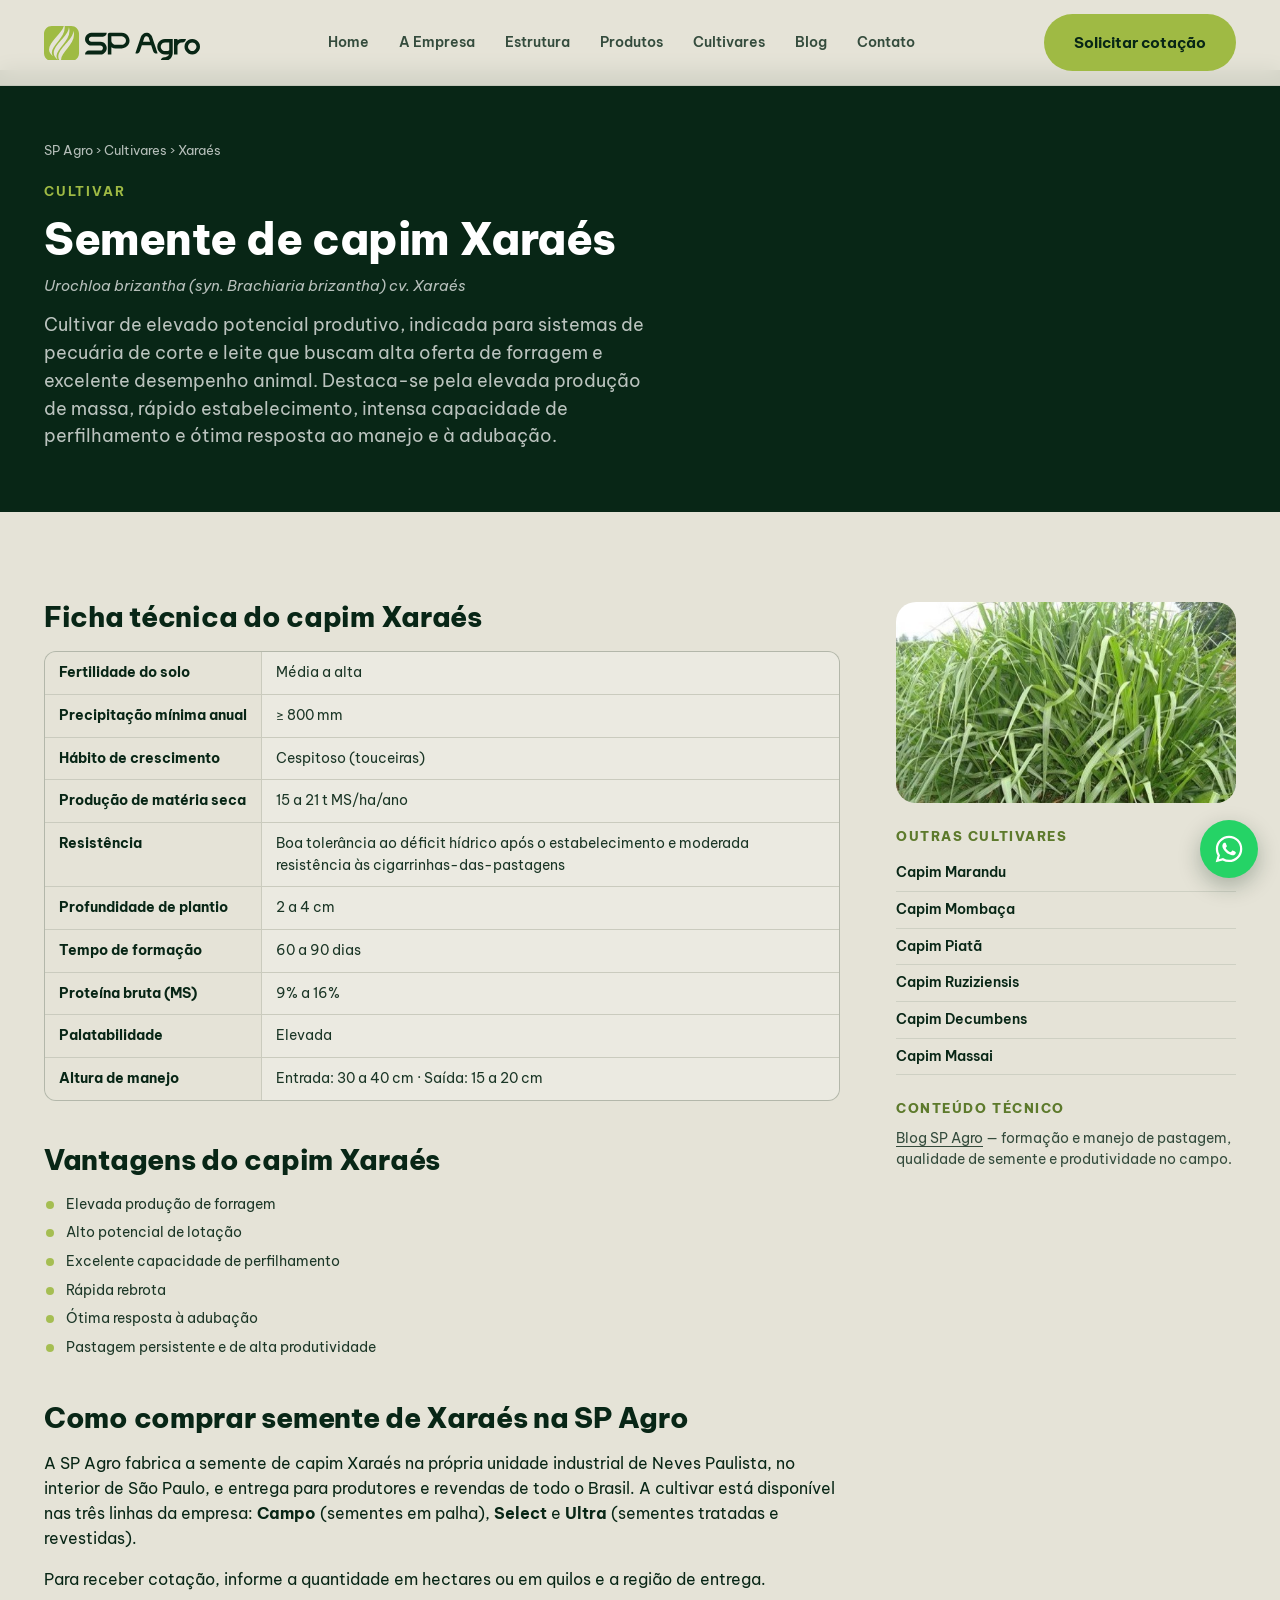
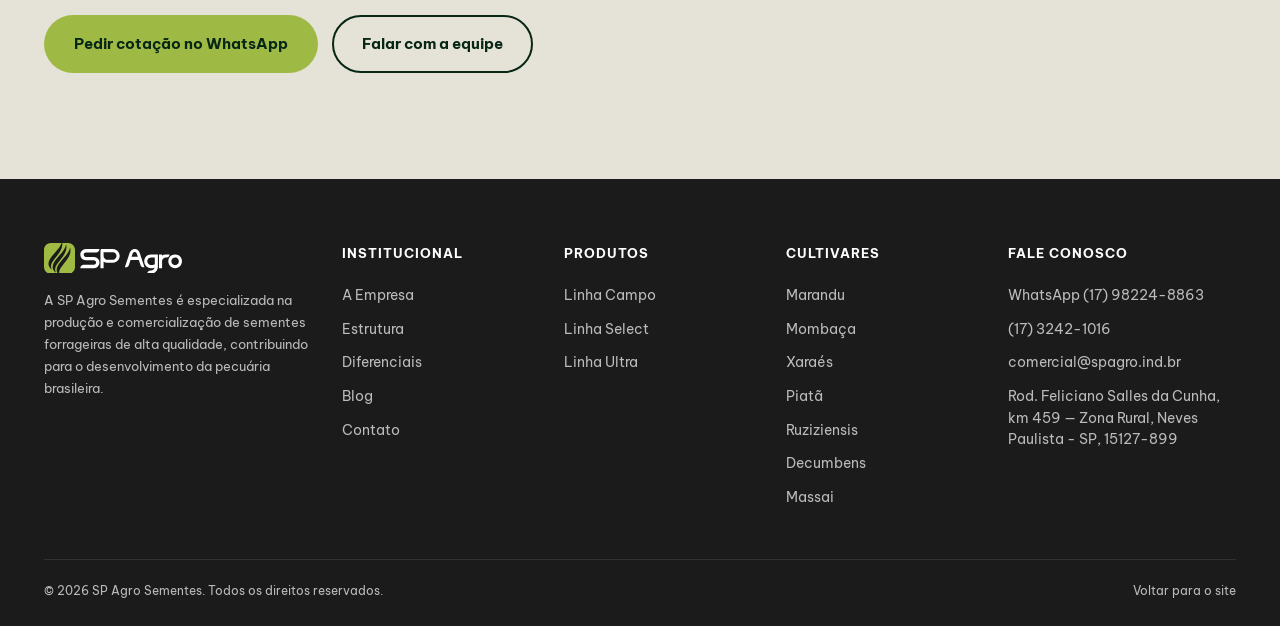
<file: cultivares/xaraes.html>
<!DOCTYPE html>
<html lang="pt-BR">
<head>
<meta charset="UTF-8">
<meta name="viewport" content="width=device-width, initial-scale=1.0">
<title>Semente de Capim Xaraés (Urochloa brizantha) — ficha técnica | SP Agro</title>
<meta name="description" content="Ficha técnica da semente de capim Xaraés: fertilidade de solo, produção de matéria seca, tempo de formação, altura de manejo e proteína bruta. Sementes forrageiras de fabricação própria — SP Agro.">
<link rel="canonical" href="https://spagro.ind.br/cultivares/xaraes.html">
<meta name="robots" content="index, follow, max-image-preview:large, max-snippet:-1">
<meta property="og:type" content="product">
<meta property="og:site_name" content="SP Agro Sementes">
<meta property="og:locale" content="pt_BR">
<meta property="og:title" content="Semente de Capim Xaraés (Urochloa brizantha) — ficha técnica | SP Agro">
<meta property="og:description" content="Ficha técnica da semente de capim Xaraés: fertilidade de solo, produção de matéria seca, tempo de formação, altura de manejo e proteína bruta. Sementes forrageiras de fabricação própria — SP Agro.">
<meta property="og:url" content="https://spagro.ind.br/cultivares/xaraes.html">
<meta property="og:image" content="https://spagro.ind.br/images/og-sp-agro.jpg">
<meta name="twitter:card" content="summary_large_image">
<meta name="twitter:title" content="Semente de Capim Xaraés (Urochloa brizantha) — ficha técnica | SP Agro">
<meta name="twitter:description" content="Ficha técnica da semente de capim Xaraés: fertilidade de solo, produção de matéria seca, tempo de formação, altura de manejo e proteína bruta. Sementes forrageiras de fabricação própria — SP Agro.">
<meta name="twitter:image" content="https://spagro.ind.br/images/og-sp-agro.jpg">
<!-- CSP vem do header HTTP (vercel.json). Pagina gerada por _seo-build/build_seo.py — nao editar a mao. -->
<link rel="preconnect" href="https://fonts.googleapis.com">
<link rel="preconnect" href="https://fonts.gstatic.com" crossorigin>
<link href="https://fonts.googleapis.com/css2?family=Be+Vietnam+Pro:wght@400;500;600;700;800;900&display=swap" rel="stylesheet">
<link rel="stylesheet" href="/css/site.css">
<script type="application/ld+json">{"@context": "https://schema.org", "@type": "Product", "name": "Semente de Capim Xaraés", "alternateName": ["Xaraés", "Urochloa brizantha", "Semente de Urochloa brizantha"], "description": "Cultivar de elevado potencial produtivo, indicada para sistemas de pecuária de corte e leite que buscam alta oferta de forragem e excelente desempenho animal. Destaca-se pela elevada produção de massa, rápido estabelecimento, intensa capacidade de perfilhamento e ótima resposta ao manejo e à adubação.", "category": "Sementes forrageiras para pastagem", "image": "https://spagro.ind.br/images/cultivares/xaraes.jpg", "url": "https://spagro.ind.br/cultivares/xaraes.html", "brand": {"@type": "Brand", "name": "SP Agro Sementes"}, "manufacturer": {"@type": "Organization", "name": "SP Agro Sementes", "url": "https://spagro.ind.br/"}, "additionalProperty": [{"@type": "PropertyValue", "name": "Fertilidade do solo", "value": "Média a alta"}, {"@type": "PropertyValue", "name": "Precipitação mínima anual", "value": "≥ 800 mm"}, {"@type": "PropertyValue", "name": "Hábito de crescimento", "value": "Cespitoso (touceiras)"}, {"@type": "PropertyValue", "name": "Produção de matéria seca", "value": "15 a 21 t MS/ha/ano"}, {"@type": "PropertyValue", "name": "Resistência", "value": "Boa tolerância ao déficit hídrico após o estabelecimento e moderada resistência às cigarrinhas-das-pastagens"}, {"@type": "PropertyValue", "name": "Profundidade de plantio", "value": "2 a 4 cm"}, {"@type": "PropertyValue", "name": "Tempo de formação", "value": "60 a 90 dias"}, {"@type": "PropertyValue", "name": "Proteína bruta (MS)", "value": "9% a 16%"}, {"@type": "PropertyValue", "name": "Palatabilidade", "value": "Elevada"}, {"@type": "PropertyValue", "name": "Altura de manejo", "value": "Entrada: 30 a 40 cm · Saída: 15 a 20 cm"}], "offers": {"@type": "Offer", "url": "https://spagro.ind.br/#contato", "priceCurrency": "BRL", "availability": "https://schema.org/InStock", "priceSpecification": {"@type": "PriceSpecification", "priceCurrency": "BRL", "valueAddedTaxIncluded": true}, "seller": {"@type": "Organization", "name": "SP Agro Sementes", "url": "https://spagro.ind.br/"}}}</script>
<script type="application/ld+json">{"@context": "https://schema.org", "@type": "BreadcrumbList", "itemListElement": [{"@type": "ListItem", "position": 1, "name": "SP Agro", "item": "https://spagro.ind.br/"}, {"@type": "ListItem", "position": 2, "name": "Cultivares", "item": "https://spagro.ind.br/#cultivares"}, {"@type": "ListItem", "position": 3, "name": "Capim Xaraés", "item": "https://spagro.ind.br/cultivares/xaraes.html"}]}</script>
</head>
<body class="pagina-interna">

<header id="siteHeader">
  <div class="header-inner">
    <a href="/" class="logo" aria-label="SP Agro — início">
      <img src="/images/logo/logo-sp-agro.svg" alt="SP Agro" width="156" height="34">
    </a>
    <nav class="main-nav" id="mainNav">
      <a href="/">Home</a>
      <a href="/#empresa">A Empresa</a>
      <a href="/#estrutura">Estrutura</a>
      <a href="/#produtos">Produtos</a>
      <a href="/#cultivares">Cultivares</a>
      <a href="/blog.html">Blog</a>
      <a href="/#contato">Contato</a>
    </nav>
    <div class="header-cta">
      <a href="/#contato" class="btn btn-primary">Solicitar cotação</a>
      <button class="menu-toggle" id="menuToggle" aria-label="Abrir menu" aria-expanded="false" aria-controls="mainNav">
        <span></span><span></span><span></span>
      </button>
    </div>
  </div>
</header>

<section class="pagina-hero">
  <div class="wrap">
    <nav class="migalha" aria-label="Você está em">
      <a href="/">SP Agro</a> › <a href="/#cultivares">Cultivares</a> › <span>Xaraés</span>
    </nav>
    <span class="eyebrow">Cultivar</span>
    <h1>Semente de capim Xaraés</h1>
    <p class="species-hero">Urochloa brizantha (syn. Brachiaria brizantha) cv. Xaraés</p>
    <p class="lead">Cultivar de elevado potencial produtivo, indicada para sistemas de pecuária de corte e leite que buscam alta oferta de forragem e excelente desempenho animal. Destaca-se pela elevada produção de massa, rápido estabelecimento, intensa capacidade de perfilhamento e ótima resposta ao manejo e à adubação.</p>
  </div>
</section>

<section class="section-pad">
  <div class="wrap ficha-wrap">
    <div class="ficha-corpo">
      <h2>Ficha técnica do capim Xaraés</h2>
      <dl class="cult-specs">
      <dt>Fertilidade do solo</dt><dd>Média a alta</dd>
      <dt>Precipitação mínima anual</dt><dd>≥ 800 mm</dd>
      <dt>Hábito de crescimento</dt><dd>Cespitoso (touceiras)</dd>
      <dt>Produção de matéria seca</dt><dd>15 a 21 t MS/ha/ano</dd>
      <dt>Resistência</dt><dd>Boa tolerância ao déficit hídrico após o estabelecimento e moderada resistência às cigarrinhas-das-pastagens</dd>
      <dt>Profundidade de plantio</dt><dd>2 a 4 cm</dd>
      <dt>Tempo de formação</dt><dd>60 a 90 dias</dd>
      <dt>Proteína bruta (MS)</dt><dd>9% a 16%</dd>
      <dt>Palatabilidade</dt><dd>Elevada</dd>
      <dt>Altura de manejo</dt><dd>Entrada: 30 a 40 cm · Saída: 15 a 20 cm</dd>
      </dl>

      <h2>Vantagens do capim Xaraés</h2>
      <ul class="cult-adv">
      <li>Elevada produção de forragem</li>
      <li>Alto potencial de lotação</li>
      <li>Excelente capacidade de perfilhamento</li>
      <li>Rápida rebrota</li>
      <li>Ótima resposta à adubação</li>
      <li>Pastagem persistente e de alta produtividade</li>
      </ul>

      <h2>Como comprar semente de Xaraés na SP Agro</h2>
      <p>A SP Agro fabrica a semente de capim Xaraés na própria unidade industrial de Neves Paulista, no interior de São Paulo, e entrega para produtores e revendas de todo o Brasil. A cultivar está disponível nas três linhas da empresa: <strong>Campo</strong> (sementes em palha), <strong>Select</strong> e <strong>Ultra</strong> (sementes tratadas e revestidas).</p>
      <p>Para receber cotação, informe a quantidade em hectares ou em quilos e a região de entrega.</p>
      <div class="ficha-acoes">
        <a class="btn btn-primary" href="https://wa.me/5517982248863?text=Ol%C3%A1%2C%20quero%20cota%C3%A7%C3%A3o%20de%20semente%20de%20capim%20Xaraés." target="_blank" rel="noopener noreferrer">Pedir cotação no WhatsApp</a>
        <a class="btn btn-outline-dark" href="/#contato">Falar com a equipe</a>
      </div>
    </div>

    <aside class="ficha-lado">
      <img src="/images/cultivares/xaraes.jpg" alt="Pastagem de capim Xaraés" width="480" height="480" loading="lazy">
      <h3>Outras cultivares</h3>
      <ul class="ficha-links">
        <li><a href="/cultivares/marandu.html">Capim Marandu</a></li>
        <li><a href="/cultivares/mombaca.html">Capim Mombaça</a></li>
        <li><a href="/cultivares/piata.html">Capim Piatã</a></li>
        <li><a href="/cultivares/ruziziensis.html">Capim Ruziziensis</a></li>
        <li><a href="/cultivares/decumbens.html">Capim Decumbens</a></li>
        <li><a href="/cultivares/massai.html">Capim Massai</a></li>
      </ul>
      <h3>Conteúdo técnico</h3>
      <p><a href="/blog.html">Blog SP Agro</a> — formação e manejo de pastagem, qualidade de semente e produtividade no campo.</p>
    </aside>
  </div>
</section>

<footer>
  <div class="wrap">
    <div class="foot-grid">
      <div>
        <div class="foot-logo">
          <img src="/images/logo/logo-sp-agro-branco.svg" alt="SP Agro" width="141" height="30">
        </div>
        <p>A SP Agro Sementes é especializada na produção e comercialização de sementes forrageiras de alta qualidade, contribuindo para o desenvolvimento da pecuária brasileira.</p>
      </div>
      <div>
        <h4>Institucional</h4>
        <ul>
          <li><a href="/#empresa">A Empresa</a></li>
          <li><a href="/#estrutura">Estrutura</a></li>
          <li><a href="/#diferenciais">Diferenciais</a></li>
          <li><a href="/blog.html">Blog</a></li>
          <li><a href="/#contato">Contato</a></li>
        </ul>
      </div>
      <div>
        <h4>Produtos</h4>
        <ul>
          <li><a href="/#produtos">Linha Campo</a></li>
          <li><a href="/#produtos">Linha Select</a></li>
          <li><a href="/#produtos">Linha Ultra</a></li>
        </ul>
      </div>
      <div>
        <h4>Cultivares</h4>
        <ul>
          <li><a href="/cultivares/marandu.html">Marandu</a></li>
          <li><a href="/cultivares/mombaca.html">Mombaça</a></li>
          <li><a href="/cultivares/xaraes.html">Xaraés</a></li>
          <li><a href="/cultivares/piata.html">Piatã</a></li>
          <li><a href="/cultivares/ruziziensis.html">Ruziziensis</a></li>
          <li><a href="/cultivares/decumbens.html">Decumbens</a></li>
          <li><a href="/cultivares/massai.html">Massai</a></li>
        </ul>
      </div>
      <div>
        <h4>Fale conosco</h4>
        <ul>
          <li><a href="https://wa.me/5517982248863" target="_blank" rel="noopener noreferrer">WhatsApp (17) 98224-8863</a></li>
          <li><a href="tel:+551732421016">(17) 3242-1016</a></li>
          <li><a href="mailto:comercial@spagro.ind.br">comercial@spagro.ind.br</a></li>
          <li>Rod. Feliciano Salles da Cunha, km 459 — Zona Rural, Neves Paulista - SP, 15127-899</li>
        </ul>
      </div>
    </div>
    <div class="foot-bottom">
      <span>© 2026 SP Agro Sementes. Todos os direitos reservados.</span>
      <a href="/">Voltar para o site</a>
    </div>
  </div>
</footer>

<a class="wa-float" href="https://wa.me/5517982248863?text=Ol%C3%A1%2C%20quero%20cota%C3%A7%C3%A3o%20de%20sementes%20SP%20Agro." target="_blank" rel="noopener noreferrer" aria-label="Falar com a SP Agro no WhatsApp">
  <svg viewBox="0 0 24 24" fill="currentColor" aria-hidden="true"><path d="M12.04 2C6.58 2 2.13 6.45 2.13 11.91c0 1.75.46 3.45 1.32 4.95L2 22l5.25-1.38a9.9 9.9 0 004.79 1.22h.01c5.46 0 9.91-4.45 9.91-9.91 0-2.65-1.03-5.14-2.9-7.01A9.82 9.82 0 0012.04 2zm0 18.15h-.01a8.2 8.2 0 01-4.19-1.15l-.3-.18-3.12.82.83-3.04-.2-.31a8.19 8.19 0 01-1.26-4.38c0-4.54 3.7-8.24 8.25-8.24 2.2 0 4.27.86 5.83 2.42a8.19 8.19 0 012.41 5.83c0 4.54-3.7 8.23-8.24 8.23zm4.52-6.16c-.25-.12-1.47-.72-1.69-.81-.23-.08-.39-.12-.56.13-.16.24-.64.8-.78.97-.14.16-.29.18-.54.06-.25-.13-1.05-.39-1.99-1.23-.74-.66-1.23-1.47-1.38-1.72-.14-.25-.01-.38.11-.5.11-.11.25-.29.37-.43.12-.15.16-.25.25-.41.08-.17.04-.31-.02-.43-.06-.12-.56-1.34-.76-1.84-.2-.48-.4-.42-.56-.43h-.47c-.17 0-.43.06-.66.31-.23.25-.86.85-.86 2.07 0 1.22.89 2.4 1.01 2.56.12.17 1.75 2.67 4.23 3.74.59.26 1.05.41 1.41.52.59.19 1.13.16 1.56.1.48-.07 1.47-.6 1.68-1.18.21-.58.21-1.07.14-1.18-.06-.11-.22-.17-.47-.29z"/></svg>
</a>

<script src="/app.js"></script>
</body>
</html>
</file>
<file: css/site.css>
:root{
    --dark:#1b1b1b;
    --green:#082616;
    --green-soft:#0e3a20;
    --lime:#9fba44;
    --lime-light:#c3d97e;
    --cream:#e5e3d7;
    --white:#ffffff;
    --radius:20px;
    --radius-sm:12px;
    --container:1240px;
    font-family:'Be Vietnam Pro',system-ui,sans-serif;
  }
  *{box-sizing:border-box;margin:0;padding:0}
  /* qualquer display escrito no CSS (flex, grid, block) ganha do atributo hidden, que
     so vale por display:none do navegador. Sem esta linha, esconder um bloco pelo JS
     simplesmente nao acontece — foi assim que a tela de login ficou por cima do painel. */
  [hidden]{display:none !important}
  html{scroll-behavior:smooth;scroll-padding-top:88px}
  body{background:var(--cream);color:var(--green);line-height:1.55;-webkit-font-smoothing:antialiased}
  img{max-width:100%;display:block}
  a{color:inherit;text-decoration:none}
  ul{list-style:none}
  section{position:relative}
  .wrap{max-width:var(--container);margin:0 auto;padding:0 24px}
  .eyebrow{display:inline-block;font-size:13px;font-weight:700;letter-spacing:.14em;text-transform:uppercase;color:var(--lime);margin-bottom:14px}
  h1,h2,h3{font-weight:800;line-height:1.1;letter-spacing:-.01em}
  h2{font-size:clamp(28px,4vw,42px);margin-bottom:16px}
  h3{font-size:20px;margin-bottom:8px}
  p{font-size:16px}
  .lead{font-size:18px;opacity:.85;max-width:620px}
  .btn{display:inline-flex;align-items:center;gap:8px;padding:15px 28px;border-radius:999px;font-weight:700;font-size:15px;border:2px solid transparent;cursor:pointer;transition:.2s ease}
  .btn-primary{background:var(--lime);color:var(--green)}
  .btn-primary:hover{background:var(--lime-light)}
  .btn-outline{border-color:currentColor}
  .btn-outline:hover{background:rgba(255,255,255,.08)}
  .btn-outline-dark{border-color:var(--green)}
  .btn-outline-dark:hover{background:rgba(8,38,22,.06)}
  .pill{display:inline-flex;align-items:center;gap:8px;background:var(--green);color:var(--white);padding:10px 20px;border-radius:999px;font-weight:600;font-size:14px}
  .pill-dot{width:20px;height:20px;border-radius:50%;background:var(--lime);color:var(--green);display:flex;align-items:center;justify-content:center;font-size:12px}
  .section-pad{padding:90px 0}
  @media(max-width:768px){.section-pad{padding:60px 0}}

  /* logo oficial (SVG vetor da marca) */
  .logo{display:flex;align-items:center}
  .logo img{height:34px;width:auto;display:block}
  .foot-logo img{height:30px;width:auto;display:block;margin-bottom:16px}

  /* header */
  header{position:fixed;top:0;left:0;right:0;z-index:100;background:rgba(229,227,215,.92);backdrop-filter:blur(10px);border-bottom:1px solid rgba(8,38,22,.08)}
  .header-inner{display:flex;align-items:center;justify-content:space-between;padding:14px 24px;max-width:var(--container);margin:0 auto}
  nav.main-nav{display:flex;gap:30px}
  nav.main-nav a{font-size:14px;font-weight:600;color:var(--green);opacity:.8;transition:.15s}
  nav.main-nav a:hover{opacity:1;color:var(--lime)}
  .header-cta{display:flex;align-items:center;gap:16px}
  .menu-toggle{display:none;background:none;border:none;cursor:pointer;padding:6px}
  .menu-toggle span{display:block;width:24px;height:2px;background:var(--green);margin:5px 0;transition:.2s}
  @media(max-width:960px){
    nav.main-nav{position:fixed;top:70px;left:0;right:0;bottom:0;background:var(--cream);flex-direction:column;padding:30px 24px;gap:22px;transform:translateX(100%);transition:.25s ease;overflow-y:auto}
    nav.main-nav.open{transform:translateX(0)}
    nav.main-nav a{font-size:18px}
    .menu-toggle{display:block}
    .header-cta .btn-primary{padding:10px 18px;font-size:13px}
  }

  /* hero */
  #home{min-height:100vh;display:flex;align-items:flex-end;background:linear-gradient(180deg,rgba(8,38,22,.35) 0%,rgba(8,38,22,.45) 45%,rgba(8,38,22,.94) 100%),url('../images/fabrica-drone.jpg') center/cover no-repeat;color:var(--white);padding-top:120px}
  .hero-inner{width:100%;padding-bottom:64px}
  #home h1{font-size:clamp(34px,5.2vw,58px);max-width:780px;margin-bottom:18px}
  #home .lead{color:rgba(255,255,255,.88);margin-bottom:32px}
  .hero-actions{display:flex;gap:16px;flex-wrap:wrap;margin-bottom:56px}
  .hero-strip{display:flex;flex-wrap:wrap;gap:14px}
  .hero-strip span{font-size:13px;font-weight:600;background:rgba(255,255,255,.1);border:1px solid rgba(255,255,255,.25);padding:9px 16px;border-radius:999px}
  .lead-curta{display:none}

  /* quem somos */
  #empresa{background:var(--cream)}
  .split{display:grid;grid-template-columns:1fr 1fr;gap:60px;align-items:center}
  @media(max-width:860px){.split{grid-template-columns:1fr;gap:32px}}
  .split img{border-radius:var(--radius);width:100%;height:460px;object-fit:cover}
  #empresa p{margin-bottom:14px;opacity:.85}

  /* estrutura industrial */
  #estrutura{background:var(--green);color:var(--white)}
  #estrutura .eyebrow{color:var(--lime)}
  .struct-photo{width:100%;height:380px;object-fit:cover;border-radius:var(--radius);margin-top:36px;border:1px solid rgba(255,255,255,.12)}
  @media(max-width:640px){.struct-photo{height:240px}}

  /* processo produtivo */
  #processo{background:var(--cream)}
  .timeline{display:flex;gap:0;margin-top:48px;overflow-x:auto;padding-bottom:10px}
  .tl-step{flex:1;min-width:150px;position:relative;padding:0 16px 0 0;text-align:left}
  .tl-step .num{width:38px;height:38px;border-radius:50%;background:var(--green);color:var(--lime);display:flex;align-items:center;justify-content:center;font-weight:800;font-size:14px;margin-bottom:14px}
  .tl-step:not(:last-child)::after{content:"";position:absolute;top:19px;left:38px;right:0;height:2px;background:repeating-linear-gradient(90deg,var(--green) 0 6px,transparent 6px 12px)}
  .tl-step .tl-ico{width:24px;height:24px;color:var(--green);margin-bottom:10px}
  .tl-step .tl-ico svg{width:100%;height:100%}
  .tl-step b{display:block;font-size:15px;margin-bottom:4px}
  .tl-step p{font-size:13px;opacity:.75}

  /* qualidade e tecnologia */
  #qualidade{background:var(--green);color:var(--white)}
  .two-col{display:grid;grid-template-columns:1fr 1fr;gap:50px;margin-top:20px}
  @media(max-width:860px){.two-col{grid-template-columns:1fr}}
  .qual-block h3{color:var(--lime);font-size:22px;margin-bottom:18px}
  .qual-block ul li{display:flex;gap:10px;padding:10px 0;border-bottom:1px solid rgba(255,255,255,.1);font-size:15px}
  .qual-block ul li svg{width:18px;height:18px;flex-shrink:0;color:var(--lime);margin-top:2px}

  /* produtos */
  #produtos{background:var(--cream)}
  .banner-img{border-radius:var(--radius);overflow:hidden;margin:36px 0 44px}
  .banner-img img{width:100%;height:auto;display:block}
  .prod-grid{display:grid;grid-template-columns:repeat(3,1fr);gap:22px}
  @media(max-width:900px){.prod-grid{grid-template-columns:1fr}}
  .prod-card{border-radius:var(--radius);padding:32px 26px;display:flex;flex-direction:column;gap:14px;min-height:340px}
  .prod-card.campo{background:var(--green);color:var(--white)}
  .prod-card.select{background:var(--lime);color:var(--green)}
  .prod-card.ultra{background:var(--white);color:var(--green);border:1px solid rgba(8,38,22,.12)}
  .prod-tag{font-size:12px;font-weight:700;letter-spacing:.1em;text-transform:uppercase;opacity:.7}
  .prod-card h3{font-size:26px}
  .prod-card ul{margin:8px 0 18px;flex-grow:1}
  .prod-card ul li{font-size:14px;padding:6px 0;display:flex;gap:8px;align-items:flex-start}
  .prod-card ul li svg{width:16px;height:16px;margin-top:3px;flex-shrink:0}
  .prod-card .btn{align-self:flex-start}
  /* ponytail: arte das linhas já vem fechada — aspect-ratio da própria arte, sem crop nem hover */
  .prod-photo{aspect-ratio:846/484;border-radius:14px;overflow:hidden;margin-bottom:6px;background:#f4f3ec}
  .prod-photo img{width:100%;height:100%;object-fit:cover}

  /* cultivares */
  #cultivares{background:var(--green);color:var(--white)}
  .cult-grid{display:grid;grid-template-columns:repeat(7,1fr);gap:14px;margin-top:40px}
  @media(max-width:900px){.cult-grid{grid-template-columns:repeat(3,1fr)}}
  @media(max-width:520px){.cult-grid{grid-template-columns:repeat(2,1fr)}}
  .cult-card{background:none;color:var(--white);padding:0;text-align:center;cursor:pointer;border:none;font-family:inherit;transition:transform .2s ease}
  .cult-card:hover{transform:translateY(-4px)}
  /* thumb no formato da referência do cliente: círculo com um canto vivo + anel */
  .cult-thumb{display:block;aspect-ratio:1;border-radius:50% 50% 50% 8px;overflow:hidden;border:3px solid var(--lime);padding:4px;margin-bottom:12px;transition:border-color .2s ease}
  .cult-card:hover .cult-thumb{border-color:var(--lime-light)}
  .cult-thumb img{width:100%;height:100%;object-fit:cover;border-radius:50% 50% 50% 4px}
  .cult-card b{display:block;font-size:14px;font-weight:800;letter-spacing:.04em;text-transform:uppercase}

  /* links crawlaveis pras fichas — o modal e JS, e crawler de IA nao roda JS */
  .cult-fichas{margin-top:34px;font-size:14px;color:rgba(255,255,255,.72);line-height:2}
  .cult-fichas a{color:var(--lime);text-decoration:underline;text-underline-offset:3px}
  .cult-fichas a:hover{color:var(--lime-light)}

  .cult-modal{position:fixed;inset:0;background:rgba(8,38,22,.8);display:none;align-items:center;justify-content:center;z-index:200;padding:24px}
  .cult-modal.open{display:flex}
  .cult-modal-box{background:var(--cream);color:var(--green);border-radius:var(--radius);padding:32px;max-width:560px;width:100%;position:relative;max-height:88vh;overflow-y:auto}
  .cult-modal-box button.close{position:absolute;top:14px;right:14px;width:34px;height:34px;border-radius:50%;background:var(--cream);border:none;font-size:18px;line-height:1;cursor:pointer;color:var(--green)}
  .cult-hero{width:96px;height:96px;object-fit:cover;border-radius:50% 50% 50% 8px;border:3px solid var(--lime);padding:3px;margin-bottom:16px}
  .cult-modal-box h3{font-size:26px;margin-bottom:4px}
  .cult-modal-box h4{font-size:13px;font-weight:800;letter-spacing:.12em;text-transform:uppercase;color:#5d7a2c;margin:24px 0 10px}
  .cult-modal-box .species{font-style:italic;opacity:.65;font-size:14px;margin-bottom:14px}
  .cult-modal-box .cult-intro{font-size:15px;opacity:.85;line-height:1.6}
  .cult-specs{display:grid;grid-template-columns:auto 1fr;gap:1px;background:rgba(8,38,22,.12);border:1px solid rgba(8,38,22,.12);border-radius:var(--radius-sm);overflow:hidden;font-size:14px}
  .cult-specs dt{background:var(--cream);padding:10px 14px;font-weight:700}
  .cult-specs dd{background:#efeee5;padding:10px 14px;opacity:.9}
  @media(max-width:520px){.cult-specs{grid-template-columns:1fr}.cult-specs dt{padding-bottom:2px}.cult-specs dd{padding-top:2px;background:var(--cream)}}
  .cult-adv li{position:relative;padding-left:22px;font-size:14px;opacity:.9;margin-bottom:7px}
  .cult-adv li::before{content:"";position:absolute;left:2px;top:7px;width:8px;height:8px;border-radius:50%;background:var(--lime)}
  .cult-cta{margin-top:26px}

  /* logistica */
  #logistica{background:var(--cream)}
  .log-grid{display:grid;grid-template-columns:1.1fr .9fr;gap:50px;align-items:center;margin-top:20px}
  @media(max-width:860px){.log-grid{grid-template-columns:1fr}}
  .log-list li{display:flex;gap:12px;padding:12px 0;border-bottom:1px solid rgba(8,38,22,.1);font-size:15px}
  .log-list li svg{width:20px;height:20px;color:var(--lime);flex-shrink:0}
  .log-note{margin-top:16px;font-size:13px;opacity:.6;font-style:italic}
  .log-photo{width:100%;height:420px;object-fit:cover;border-radius:var(--radius)}
  @media(max-width:860px){.log-photo{height:300px}}

  /* diferenciais */
  #diferenciais{background:var(--green);color:var(--white)}
  .dif-grid{display:grid;grid-template-columns:repeat(3,1fr);gap:18px;margin-top:40px}
  @media(max-width:860px){.dif-grid{grid-template-columns:repeat(2,1fr)}}
  @media(max-width:560px){.dif-grid{grid-template-columns:1fr}}
  .dif-card{background:rgba(255,255,255,.05);border:1px solid rgba(255,255,255,.12);border-radius:var(--radius-sm);padding:26px}
  .dif-card .ico{width:38px;height:38px;color:var(--lime);margin-bottom:14px}
  .dif-card .ico svg{width:100%;height:100%}
  .dif-card p{font-size:13px;opacity:.7}

  /* estrutura — números da operação */
  .stat-row{display:grid;grid-template-columns:repeat(3,1fr);gap:14px;margin-top:34px}
  @media(max-width:860px){.stat-row{grid-template-columns:repeat(2,1fr)}}
  @media(max-width:480px){.stat-row{grid-template-columns:1fr}}
  .stat{background:rgba(159,186,68,.09);border:1px solid rgba(159,186,68,.32);border-radius:var(--radius-sm);padding:24px 22px}
  .stat b{display:block;font-size:clamp(26px,3.2vw,34px);font-weight:800;color:var(--lime);line-height:1.05}
  .stat span{display:block;font-size:14px;font-weight:700;margin-top:6px}
  .stat small{display:block;font-size:12.5px;opacity:.62;margin-top:10px;line-height:1.55}

  /* linha do tempo — histórico comercial */
  #linha-do-tempo{background:var(--cream)}
  #linha-do-tempo .wrap{max-width:1040px}
  /* eixo central com os marcos alternando de lado */
  .hist-grid{position:relative;margin-top:52px;padding:6px 0}
  .hist-grid::before{content:"";position:absolute;left:50%;top:0;bottom:0;width:2px;background:rgba(8,38,22,.18);transform:translateX(-50%)}
  .hist-card{position:relative;width:calc(50% - 46px);margin-bottom:34px;background:var(--white);border:1px solid rgba(8,38,22,.1);border-radius:var(--radius);display:flex;flex-direction:column}
  .hist-card:last-child{margin-bottom:0}
  .hist-card:nth-child(even){margin-left:calc(50% + 46px)}
  .hist-card::before{content:"";position:absolute;top:26px;width:16px;height:16px;border-radius:50%;background:var(--lime);border:3px solid var(--cream);box-shadow:0 0 0 2px rgba(8,38,22,.18)}
  .hist-card:nth-child(odd)::before{right:-57px}
  .hist-card:nth-child(even)::before{left:-57px}
  .hist-card::after{content:"";position:absolute;top:33px;width:36px;height:2px;background:rgba(8,38,22,.18)}
  .hist-card:nth-child(odd)::after{right:-36px}
  .hist-card:nth-child(even)::after{left:-36px}
  .hist-card img{width:100%;height:210px;object-fit:cover;border-radius:var(--radius) var(--radius) 0 0}
  .hist-body{padding:24px}
  @media(max-width:860px){
    .hist-grid::before{left:9px;transform:none}
    .hist-card,.hist-card:nth-child(even){width:auto;margin-left:44px}
    .hist-card:nth-child(odd)::before,.hist-card:nth-child(even)::before{left:-45px;right:auto}
    .hist-card:nth-child(odd)::after,.hist-card:nth-child(even)::after{left:-24px;right:auto;width:24px}
  }
  .hist-year{display:inline-block;background:var(--green);color:var(--lime);font-size:13px;font-weight:800;letter-spacing:.06em;padding:5px 15px;border-radius:999px;margin-bottom:12px}
  .hist-card b{display:block;font-size:16px;line-height:1.3;margin-bottom:8px}
  .hist-card p{font-size:13.5px;opacity:.75}

  /* faq — acordeao nativo, sem JS (a CSP nao deixa script inline e nao precisa mesmo) */
  #faq{background:var(--cream)}
  .faq-lista{margin-top:38px;max-width:900px}
  .faq-item{border-bottom:1px solid rgba(8,38,22,.14)}
  .faq-item summary{cursor:pointer;list-style:none;padding:20px 40px 20px 0;font-size:17px;font-weight:700;position:relative}
  .faq-item summary::-webkit-details-marker{display:none}
  .faq-item summary::after{content:"+";position:absolute;right:6px;top:16px;font-size:24px;font-weight:600;color:var(--lime);transition:transform .2s ease}
  .faq-item[open] summary::after{content:"−"}
  .faq-item summary:hover{color:#4d6b1f}
  .faq-item p{padding:0 40px 22px 0;opacity:.8;max-width:760px}

  /* historia / manifesto */
  #historia{background:var(--cream);padding-top:0}
  .manifesto{max-width:840px}
  .manifesto p{margin-bottom:16px;opacity:.85;font-size:17px}
  .values-row{display:flex;flex-wrap:wrap;gap:10px;margin-top:24px}
  .values-row span{background:var(--green);color:var(--lime);font-size:13px;font-weight:700;padding:9px 16px;border-radius:999px}

  /* contato */
  #contato{background:var(--green);color:var(--white)}
  .contact-grid{display:grid;grid-template-columns:1.2fr .8fr;gap:50px;margin-top:20px}
  @media(max-width:900px){.contact-grid{grid-template-columns:1fr}}
  form{display:grid;grid-template-columns:1fr 1fr;gap:14px}
  form .full{grid-column:1/-1}
  label{display:block;font-size:12px;font-weight:700;margin-bottom:6px;opacity:.75}
  input,select,textarea{width:100%;padding:13px 14px;border-radius:10px;border:1px solid rgba(255,255,255,.2);background:rgba(255,255,255,.06);color:var(--white);font-family:inherit;font-size:14px}
  input::placeholder,textarea::placeholder{color:rgba(255,255,255,.4)}
  select option{color:var(--dark)}
  textarea{resize:vertical;min-height:100px}
  form .btn-primary{margin-top:6px}
  .contact-info li{display:flex;gap:12px;padding:14px 0;border-bottom:1px solid rgba(255,255,255,.12);font-size:14px}
  .contact-info li svg{width:18px;height:18px;color:var(--lime);flex-shrink:0;margin-top:2px}
  .contact-info b{display:block;font-size:12px;opacity:.6;font-weight:600;text-transform:uppercase;letter-spacing:.06em}
  .form-msg{grid-column:1/-1;font-size:13px;padding:12px 14px;border-radius:10px;background:rgba(159,186,68,.15);border:1px solid var(--lime);display:none}
  .form-msg.show{display:block}

  /* botão flutuante whatsapp */
  .wa-float{position:fixed;right:22px;bottom:22px;z-index:150;width:58px;height:58px;border-radius:50%;background:#25d366;color:#fff;display:flex;align-items:center;justify-content:center;box-shadow:0 8px 22px rgba(8,38,22,.28);transition:transform .2s ease}
  .wa-float svg{width:32px;height:32px}
  .wa-float:hover{transform:scale(1.07)}
  @media(max-width:640px){.wa-float{right:16px;bottom:16px;width:52px;height:52px}.wa-float svg{width:29px;height:29px}}

  /* footer */
  footer{background:var(--dark);color:rgba(255,255,255,.7);padding:64px 0 26px}
  .foot-grid{display:grid;grid-template-columns:1.4fr 1fr 1fr 1fr 1.2fr;gap:32px;margin-bottom:44px}
  @media(max-width:900px){.foot-grid{grid-template-columns:repeat(2,1fr)}}
  @media(max-width:560px){.foot-grid{grid-template-columns:1fr}}
  footer h4{color:var(--white);font-size:13px;font-weight:700;text-transform:uppercase;letter-spacing:.08em;margin-bottom:16px}
  footer ul li{padding:6px 0;font-size:14px}
  footer ul li a:hover{color:var(--lime)}
  footer p{font-size:13px;line-height:1.7}
  .foot-social{display:flex;gap:10px;margin-top:16px}
  .foot-social a{width:36px;height:36px;border-radius:50%;background:rgba(255,255,255,.08);display:flex;align-items:center;justify-content:center}
  .foot-social a svg{width:16px;height:16px}
  .foot-bottom{border-top:1px solid rgba(255,255,255,.1);padding-top:22px;display:flex;justify-content:space-between;flex-wrap:wrap;gap:12px;font-size:12px}

  /* ============ paginas internas (blog / post / admin) ============ */
  /* ponytail: flex column + margin-top auto = rodape no pe da tela quando a pagina e curta */
  .pagina-interna{padding-top:70px;min-height:100vh;min-height:100dvh;display:flex;flex-direction:column}
  .pagina-interna h1{font-size:clamp(30px,4.4vw,44px);margin-bottom:16px}
  .pagina-interna footer{margin-top:auto}

  /* faixa de topo das paginas internas */
  .pagina-hero{background:var(--green);color:var(--white);padding:70px 0 62px}
  .pagina-hero .lead{color:rgba(255,255,255,.85)}
  @media(max-width:768px){.pagina-hero{padding:48px 0 44px}}

  /* ficha de cultivar (paginas geradas em /cultivares) */
  .migalha{font-size:13px;opacity:.7;margin-bottom:18px}
  .migalha a:hover{color:var(--lime)}
  .species-hero{font-style:italic;opacity:.7;font-size:15px;margin:-6px 0 14px}
  .ficha-wrap{display:grid;grid-template-columns:1fr 340px;gap:56px;align-items:start}
  @media(max-width:900px){.ficha-wrap{grid-template-columns:1fr;gap:40px}}
  .ficha-corpo h2{font-size:clamp(22px,2.8vw,28px);margin:0 0 18px}
  .ficha-corpo h2 + *{margin-top:0}
  .ficha-corpo > *:not(h2){margin-bottom:16px}
  .ficha-corpo .cult-specs{margin-bottom:44px}
  .ficha-corpo .cult-adv{margin-bottom:44px}
  .ficha-acoes{display:flex;flex-wrap:wrap;gap:14px;margin-top:24px}
  .ficha-lado img{width:100%;height:auto;border-radius:var(--radius);margin-bottom:26px}
  .ficha-lado h3{font-size:13px;font-weight:800;letter-spacing:.12em;text-transform:uppercase;color:#5d7a2c;margin:26px 0 12px}
  .ficha-lado h3:first-of-type{margin-top:0}
  .ficha-lado p{font-size:14px;opacity:.8}
  .ficha-lado a{text-decoration:underline;text-underline-offset:3px}
  .ficha-links li{padding:7px 0;border-bottom:1px solid rgba(8,38,22,.1);font-size:14px}
  .ficha-links a{text-decoration:none;font-weight:600}
  .ficha-links a:hover{color:var(--lime)}

  /* blog — listagem */
  .post-grid{display:grid;grid-template-columns:repeat(3,1fr);gap:24px}
  @media(max-width:900px){.post-grid{grid-template-columns:repeat(2,1fr)}}
  @media(max-width:620px){.post-grid{grid-template-columns:1fr}}
  .post-card{background:var(--white);border:1px solid rgba(8,38,22,.1);border-radius:var(--radius);overflow:hidden;display:flex;flex-direction:column}
  .post-card img{width:100%;height:200px;object-fit:cover}
  .post-body{padding:24px;display:flex;flex-direction:column;gap:8px;flex-grow:1}
  .post-date{font-size:12px;font-weight:700;letter-spacing:.08em;text-transform:uppercase;color:#6f8a2e}
  .post-card h3{font-size:19px;line-height:1.3}
  .post-card p{font-size:14px;opacity:.75;flex-grow:1}
  .post-link{font-size:14px;font-weight:700;color:#4d6b1f}
  .post-link:hover{color:var(--green)}
  .blog-empty{grid-column:1/-1;opacity:.65;padding:30px 0}
  /* estado "ainda sem post" — card, nao um paragrafo solto no vazio */
  .blog-vazio{grid-column:1/-1;max-width:760px;margin:0 auto;background:var(--white);border:1px solid rgba(8,38,22,.1);border-radius:var(--radius);padding:52px 40px;display:flex;flex-direction:column;align-items:center;text-align:center;gap:14px}
  .blog-vazio .ico{width:60px;height:60px;border-radius:50%;background:rgba(159,186,68,.18);color:#4d6b1f;display:flex;align-items:center;justify-content:center;margin-bottom:4px}
  .blog-vazio .ico svg{width:28px;height:28px}
  .blog-vazio h2{font-size:clamp(21px,2.6vw,26px);margin:0}
  .blog-vazio p{max-width:520px;opacity:.75}
  .blog-vazio .btn{margin-top:10px}
  @media(max-width:620px){.blog-vazio{padding:38px 24px}}

  /* blog — post */
  .post-single{max-width:760px}
  .post-single .post-date{display:block;margin-bottom:10px}
  .post-single .lead{margin-bottom:24px}
  .post-cover{width:100%;border-radius:var(--radius);margin:10px 0 32px;max-height:420px;object-fit:cover}
  .post-content{font-size:17px;line-height:1.75}
  .post-content p{margin-bottom:18px;font-size:17px}
  .post-content h2{font-size:26px;margin:34px 0 12px}
  .post-content h3{font-size:20px;margin:26px 0 10px}
  .post-content ul{margin:0 0 18px 20px;list-style:disc}
  .post-content li{margin-bottom:6px}
  .post-content img{width:100%;border-radius:var(--radius-sm);margin:22px 0}
  .post-content a{color:#4d6b1f;text-decoration:underline}
  .post-single .btn{margin-top:34px}

  /* admin */
  .pagina-admin{background:var(--cream)}
  .adm-login{min-height:100vh;display:flex;align-items:center;justify-content:center;padding:24px}
  .adm-box{background:var(--white);border:1px solid rgba(8,38,22,.1);border-radius:var(--radius);padding:38px;width:100%;max-width:400px;display:flex;flex-direction:column;gap:6px}
  .adm-box h1{font-size:26px;margin:18px 0 4px}
  .adm-box p{font-size:14px;opacity:.7;margin-bottom:14px}
  .adm-box .btn{margin-top:18px;justify-content:center}
  .adm-erro{color:#a32020;font-size:13px;min-height:18px;margin-top:10px}
  .pagina-admin label{margin-top:14px;font-size:12px;font-weight:700;opacity:.75;text-transform:none;letter-spacing:0}
  .pagina-admin input,.pagina-admin textarea{background:var(--white);border:1px solid rgba(8,38,22,.2);color:var(--green);border-radius:10px;padding:12px 14px;font-family:inherit;font-size:14px;width:100%}
  .pagina-admin textarea{resize:vertical;line-height:1.6}
  .pagina-admin input::placeholder,.pagina-admin textarea::placeholder{color:rgba(8,38,22,.35)}
  .adm-top{background:var(--green);color:var(--white);padding:16px 0}
  .adm-top-inner{display:flex;align-items:center;gap:18px;flex-wrap:wrap}
  .adm-top .btn{color:var(--white);border-color:rgba(255,255,255,.4);padding:9px 16px;font-size:13px}
  .adm-quem{font-size:13px;opacity:.75;flex-grow:1}
  .adm-top-acoes{display:flex;gap:10px}
  .adm-corpo{padding:36px 24px 70px}
  .adm-form{background:var(--white);border:1px solid rgba(8,38,22,.1);border-radius:var(--radius);padding:30px;display:flex;flex-direction:column}
  .adm-form-topo{display:flex;justify-content:space-between;align-items:center;gap:14px;flex-wrap:wrap}
  .adm-form h2{font-size:22px}
  .adm-dica{font-size:12px;opacity:.6;margin-top:8px}
  .adm-dica code{background:rgba(8,38,22,.07);padding:1px 5px;border-radius:4px}
  .adm-check{display:flex;align-items:center;gap:10px;margin-top:22px;font-size:14px;font-weight:600;opacity:1;text-transform:none}
  .adm-check input{width:auto}
  .adm-acoes{display:flex;align-items:center;gap:16px;margin-top:24px}
  .aviso{font-size:13px;font-weight:600;opacity:0;transition:.2s}
  .aviso.bom{opacity:1;color:#3f6b16}
  .aviso.ruim{opacity:1;color:#a32020}
  .adm-lista-titulo{font-size:20px;margin:42px 0 16px}
  .adm-item{background:var(--white);border:1px solid rgba(8,38,22,.1);border-radius:var(--radius-sm);padding:14px 18px;display:flex;align-items:center;gap:14px;margin-bottom:10px;flex-wrap:wrap}
  .adm-item div{flex-grow:1;min-width:180px}
  .adm-item small{display:block;font-size:12px;opacity:.55}
  .adm-item .tag{font-size:11px;font-weight:700;text-transform:uppercase;letter-spacing:.06em;padding:4px 10px;border-radius:999px}
  .adm-item .tag.on{background:var(--lime);color:var(--green)}
  .adm-item .tag.off{background:rgba(8,38,22,.1);color:var(--green)}
  .adm-item button{background:none;border:1px solid rgba(8,38,22,.25);color:var(--green);border-radius:999px;padding:7px 14px;font-family:inherit;font-size:13px;font-weight:600;cursor:pointer}
  .adm-item button:hover{background:rgba(8,38,22,.06)}
  .adm-item button.apagar{color:#a32020;border-color:rgba(163,32,32,.35)}

  /* ---- modo embed (?embed=1): dentro do iframe do Wix ----
     ponytail: o quadro do Wix nao tem scroll proprio, entao ele recebe a altura
     inteira do site. Consequencia: 100vh passa a valer a pagina toda e
     position:fixed gruda no iframe, nao na janela de quem visita. Aqui os dois
     viram medida fixa/absoluta. O botao flutuante do WhatsApp sai daqui e passa
     a ser um elemento do proprio Wix, por cima do quadro — dentro de um iframe
     alto nada consegue flutuar na tela do visitante. */
  html.embed #home{min-height:820px}
  html.embed header{position:absolute}
  html.embed .wa-float{display:none}
  html.embed .cult-modal{position:absolute;min-height:100%}

  /* ---- ajustes de celular (pedido do Junio, 07/08) ----
     ponytail: hero de 100vh num aparelho alto amplia demais a foto da fabrica e o
     gradiente escuro come o resto. Encurta o bloco e clareia o topo — o texto
     continua branco sobre area escura, entao o contraste se mantem. */
  @media(max-width:700px){
    #home,html.embed #home{
      min-height:0;
      padding-top:92px;
      background-position:center 32%;
      background-image:linear-gradient(180deg,rgba(8,38,22,.26) 0%,rgba(8,38,22,.44) 52%,rgba(8,38,22,.92) 100%),url('../images/fabrica-drone.jpg');
    }
    #home h1{font-size:30px}
    .hero-inner{padding-bottom:44px}
    .hero-actions{margin-bottom:36px}
  }

  /* logo + botao + hamburguer nao cabem lado a lado em tela estreita: o CTA subia
     por cima da marca. Encolhe os tres e tira o respiro exagerado das laterais. */
  @media(max-width:560px){
    .header-inner{padding:12px 16px;gap:10px}
    .logo{flex-shrink:1;min-width:0}
    .logo img{height:26px}
    .header-cta{gap:6px;flex-shrink:0}
    .header-cta .btn-primary{padding:9px 13px;font-size:12px;white-space:nowrap}
  }

  /* O editor mobile do Wix desenha tudo a 320px e depois escala pro aparelho, entao
     e nessa largura que o hero tem que caber — a 320 o h1 quebrava em 5 linhas e o
     bloco ia a 888px, cortando o botao. ponytail: so tipografia e respiro, sem mexer
     no layout. */
  @media(max-width:400px){
    #home,html.embed #home{padding-top:80px}
    #home h1{font-size:26px;line-height:1.16}
    #home .lead{font-size:14px;line-height:1.5;margin-bottom:24px}
    .hero-inner{padding-bottom:32px}
    .hero-actions{gap:10px;margin-bottom:26px}
    .hero-actions .btn{padding:13px 20px;font-size:14px}
    .hero-strip{gap:8px}
    .hero-strip span{font-size:12px;padding:7px 12px}
  }

  /* Clarear o gradiente pra mostrar a fabrica (pedido do Junio) deixou o texto
     branco sobre ceu claro, sem contraste. ponytail: sombra no texto em vez de
     escurecer a foto de novo — atende o pedido e mantem a leitura. */
  @media(max-width:700px){
    #home .eyebrow,#home h1,#home .lead{text-shadow:0 2px 14px rgba(8,38,22,.6)}
    #home,html.embed #home{background-image:linear-gradient(180deg,rgba(8,38,22,.34) 0%,rgba(8,38,22,.48) 52%,rgba(8,38,22,.92) 100%),url('../images/fabrica-drone.jpg')}
  }

  /* ---- topo mais limpo no celular (pedido do Junio, 11/08) ----
     ponytail: na tela pequena o eyebrow e os 3 chips repetem, palavra por palavra,
     o que o h1 e o proprio lead ja dizem — tirar redundancia limpa mais do que
     encolher fonte. O lead ganha uma versao curta que absorve o que os chips
     diziam. Desktop segue igual: tudo isso volta acima de 700px. */
  @media(max-width:700px){
    #home .eyebrow,.hero-strip{display:none}
    .lead-longa{display:none}
    .lead-curta{display:inline}
    #home .lead{margin-bottom:26px}
    .hero-actions{margin-bottom:0}
    /* na tela pequena a primeira dobra pedia 4 acoes ao mesmo tempo: cotacao no
       header (fixo), os dois botoes daqui e o WhatsApp flutuante. O secundario e
       o que sai — o header ja cobre o contato e o zap fica sempre na tela. */
    .hero-actions .btn-outline{display:none}
  }
</file>
